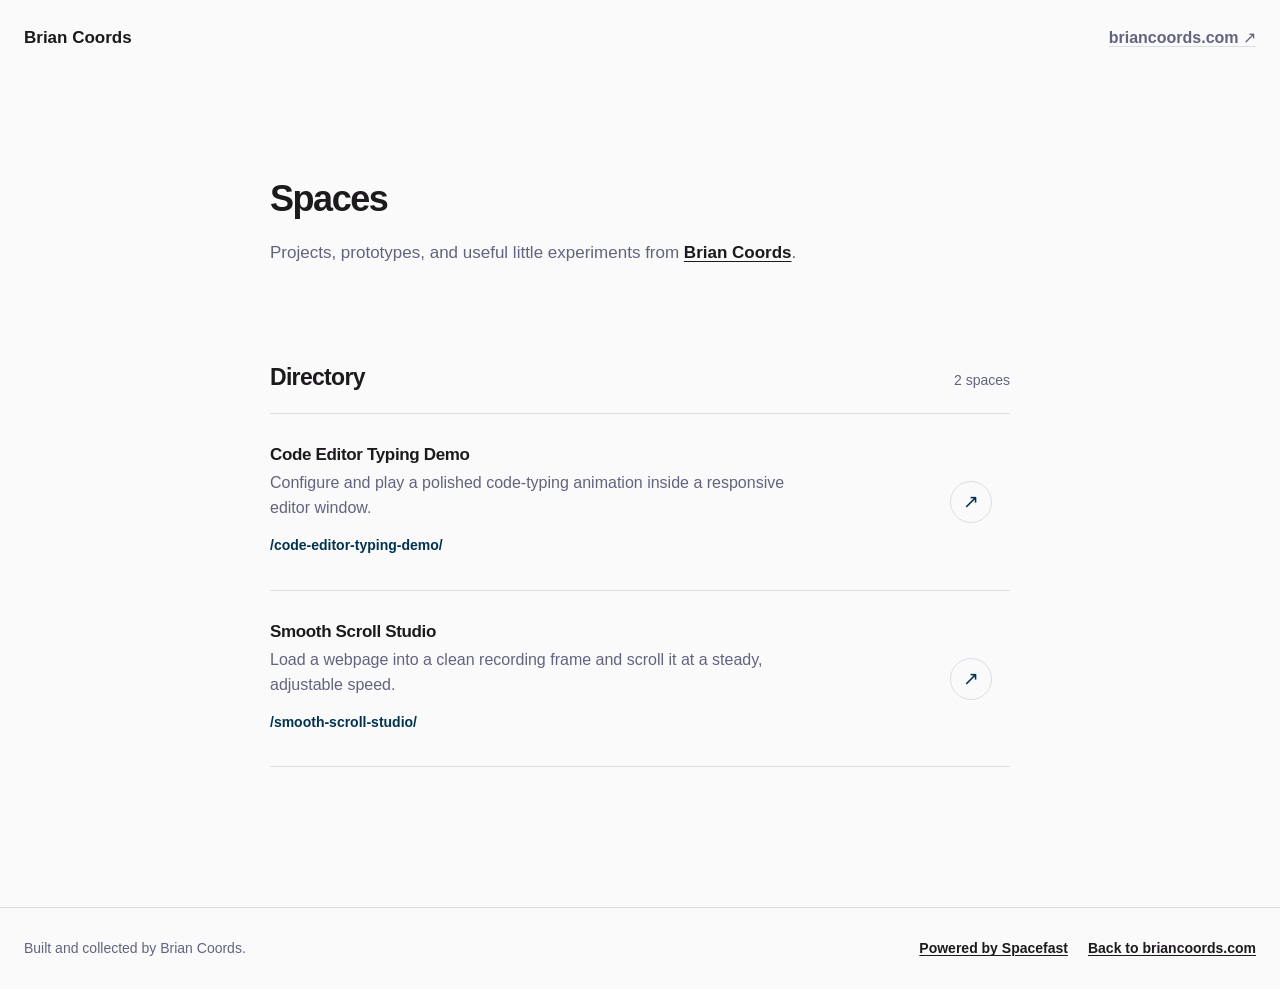
<file: index.html>
<!doctype html>
<html lang="en">
<head>
  <meta charset="utf-8">
  <meta name="viewport" content="width=device-width, initial-scale=1">
  <meta name="description" content="Small projects, demos, and experiments by Brian Coords.">
  <title>Spaces — Brian Coords</title>
  <style>
    :root {
      color-scheme: light;
      --base: #fafafa;
      --main: #1C1A1C;
      --primary: #003353;
      --secondary: #636381;
      --tertiary: #f2f2f0;
      --border: #dadee3;
      --accent: #e4e1fe;
      --content: 740px;
      --wide: 1260px;
      --font-sans: -apple-system, BlinkMacSystemFont, "Segoe UI", Roboto, Oxygen-Sans, Ubuntu, Cantarell, "Helvetica Neue", sans-serif;
      --font-size-x-small: clamp(.8125rem, .813rem + ((1vw - .2rem) * .106), .875rem);
      --font-size-small: clamp(.90625rem, .906rem + ((1vw - .2rem) * .16), 1rem);
      --font-size-base: clamp(1rem, 1rem + ((1vw - .2rem) * .107), 1.0625rem);
      --font-size-medium: clamp(1.3125rem, 1.313rem + ((1vw - .2rem) * .213), 1.4375rem);
      --font-size-large: clamp(1.75rem, 1.75rem + ((1vw - .2rem) * .851), 2.25rem);
    }

    * {
      box-sizing: border-box;
    }

    html {
      background: var(--base);
    }

    body {
      min-width: 320px;
      min-height: 100vh;
      margin: 0;
      display: flex;
      flex-direction: column;
      background: var(--base);
      color: var(--main);
      font-family: var(--font-sans);
      font-size: var(--font-size-base);
      line-height: 1.7;
      text-rendering: optimizeLegibility;
      -webkit-font-smoothing: antialiased;
    }

    a {
      color: inherit;
      text-underline-offset: 0.16em;
      text-decoration-thickness: 1px;
    }

    a:focus-visible {
      outline: 3px solid var(--primary);
      outline-offset: 4px;
    }

    .skip-link {
      position: fixed;
      z-index: 10;
      top: 12px;
      left: 12px;
      padding: 8px 12px;
      background: var(--main);
      color: var(--base);
      transform: translateY(-160%);
    }

    .skip-link:focus {
      transform: translateY(0);
    }

    .site-header,
    .site-footer {
      width: min(calc(100% - 48px), var(--wide));
      margin-inline: auto;
    }

    .site-header {
      padding-block: 26px;
      display: flex;
      align-items: center;
      justify-content: space-between;
      gap: 24px;
      font-size: var(--font-size-small);
      line-height: 1.4;
    }

    .brand {
      font-size: var(--font-size-base);
      font-weight: 650;
      text-decoration: none;
    }

    .home-link {
      color: var(--secondary);
      font-weight: 550;
      text-decoration-color: var(--border);
      transition: color 160ms ease, text-decoration-color 160ms ease;
    }

    .home-link:hover {
      color: var(--primary);
      text-decoration-color: currentColor;
    }

    main {
      width: min(calc(100% - 48px), var(--content));
      margin-inline: auto;
      flex: 1;
    }

    .intro {
      padding-block: clamp(56px, 9vw, 104px) clamp(64px, 9vw, 96px);
    }

    h1,
    h2,
    h3,
    p {
      margin-top: 0;
    }

    h1 {
      max-width: 11ch;
      margin-bottom: 22px;
      font-size: var(--font-size-large);
      font-weight: 600;
      letter-spacing: -0.04em;
      line-height: 1.04;
    }

    .intro-copy {
      max-width: 34rem;
      margin-bottom: 0;
      color: var(--secondary);
      font-size: var(--font-size-base);
    }

    .intro-copy a {
      color: var(--main);
      font-weight: 600;
    }

    .directory {
      padding-bottom: clamp(80px, 12vw, 140px);
    }

    .directory-heading {
      margin-bottom: 20px;
      display: flex;
      align-items: baseline;
      justify-content: space-between;
      gap: 24px;
    }

    h2 {
      margin-bottom: 0;
      font-size: var(--font-size-medium);
      font-weight: 600;
      letter-spacing: -0.03em;
      line-height: 1.2;
    }

    .count {
      margin: 0;
      color: var(--secondary);
      font-size: var(--font-size-x-small);
    }

    .space-list {
      margin: 0;
      padding: 0;
      list-style: none;
      border-top: 1px solid var(--border);
    }

    .space-item {
      border-bottom: 1px solid var(--border);
    }

    .space-link {
      position: relative;
      display: grid;
      grid-template-columns: minmax(0, 1fr) auto;
      gap: 28px;
      align-items: center;
      padding: 30px 18px 30px 0;
      text-decoration: none;
      transition: background-color 160ms ease, padding 160ms ease;
    }

    .space-link:hover {
      padding-left: 18px;
      padding-right: 18px;
      background: var(--tertiary);
    }

    .space-link:focus-visible {
      outline-offset: 2px;
    }

    h3 {
      margin-bottom: 6px;
      font-size: var(--font-size-base);
      font-weight: 600;
      letter-spacing: -0.02em;
      line-height: 1.25;
    }

    .space-description {
      max-width: 34rem;
      margin-bottom: 10px;
      color: var(--secondary);
      font-size: var(--font-size-small);
      line-height: 1.55;
    }

    .space-path {
      color: var(--primary);
      font-size: var(--font-size-x-small);
      font-weight: 650;
    }

    .arrow {
      width: 42px;
      height: 42px;
      display: grid;
      place-items: center;
      border: 1px solid var(--border);
      border-radius: 999px;
      color: var(--primary);
      font-size: 1.2rem;
      line-height: 1;
      transition: background-color 160ms ease, border-color 160ms ease, transform 160ms ease;
    }

    .space-link:hover .arrow {
      border-color: var(--primary);
      background: var(--primary);
      color: var(--base);
      transform: translate(2px, -2px);
    }

    .site-footer-wrap {
      border-top: 1px solid var(--border);
    }

    .site-footer {
      padding-block: 30px;
      display: flex;
      align-items: center;
      justify-content: space-between;
      gap: 24px;
      color: var(--secondary);
      font-size: var(--font-size-x-small);
      line-height: 1.5;
    }

    .site-footer p {
      margin-bottom: 0;
    }

    .site-footer a {
      color: var(--main);
      font-weight: 600;
    }

    .footer-links {
      display: flex;
      flex-wrap: wrap;
      gap: 8px 20px;
      align-items: center;
    }

    @media (max-width: 560px) {
      .site-header,
      .site-footer,
      main {
        width: min(calc(100% - 32px), var(--content));
      }

      .intro {
        padding-block: 64px 72px;
      }

      .space-link {
        gap: 16px;
        padding-block: 24px;
      }

      .space-link:hover {
        padding-left: 12px;
        padding-right: 12px;
      }

      .site-footer {
        align-items: flex-start;
        flex-direction: column;
        gap: 8px;
      }
    }

    @media (prefers-reduced-motion: reduce) {
      *,
      *::before,
      *::after {
        scroll-behavior: auto !important;
        transition-duration: 0.01ms !important;
      }
    }
  </style>
</head>
<body>
  <a class="skip-link" href="#directory">Skip to directory</a>

  <header class="site-header">
    <a class="brand" href="https://www.briancoords.com/">Brian Coords</a>
    <a class="home-link" href="https://www.briancoords.com/">briancoords.com ↗</a>
  </header>

  <main>
    <section class="intro" aria-labelledby="page-title">
      <h1 id="page-title">Spaces</h1>
      <p class="intro-copy">Projects, prototypes, and useful little experiments from <a href="https://www.briancoords.com/">Brian Coords</a>.</p>
    </section>

    <section class="directory" id="directory" aria-labelledby="directory-title">
      <div class="directory-heading">
        <h2 id="directory-title">Directory</h2>
        <p class="count">2 spaces</p>
      </div>

      <ol class="space-list">
        <li class="space-item">
          <a class="space-link" href="./code-editor-typing-demo/">
            <div>
              <h3>Code Editor Typing Demo</h3>
              <p class="space-description">Configure and play a polished code-typing animation inside a responsive editor window.</p>
              <span class="space-path">/code-editor-typing-demo/</span>
            </div>
            <span class="arrow" aria-hidden="true">↗</span>
          </a>
        </li>
        <li class="space-item">
          <a class="space-link" href="./smooth-scroll-studio/">
            <div>
              <h3>Smooth Scroll Studio</h3>
              <p class="space-description">Load a webpage into a clean recording frame and scroll it at a steady, adjustable speed.</p>
              <span class="space-path">/smooth-scroll-studio/</span>
            </div>
            <span class="arrow" aria-hidden="true">↗</span>
          </a>
        </li>
      </ol>
    </section>
  </main>

  <div class="site-footer-wrap">
    <footer class="site-footer">
      <p>Built and collected by Brian Coords.</p>
      <nav class="footer-links" aria-label="Footer">
        <a href="https://spacefast.com/">Powered by Spacefast</a>
        <a href="https://www.briancoords.com/">Back to briancoords.com</a>
      </nav>
    </footer>
  </div>
</body>
</html>
</file>
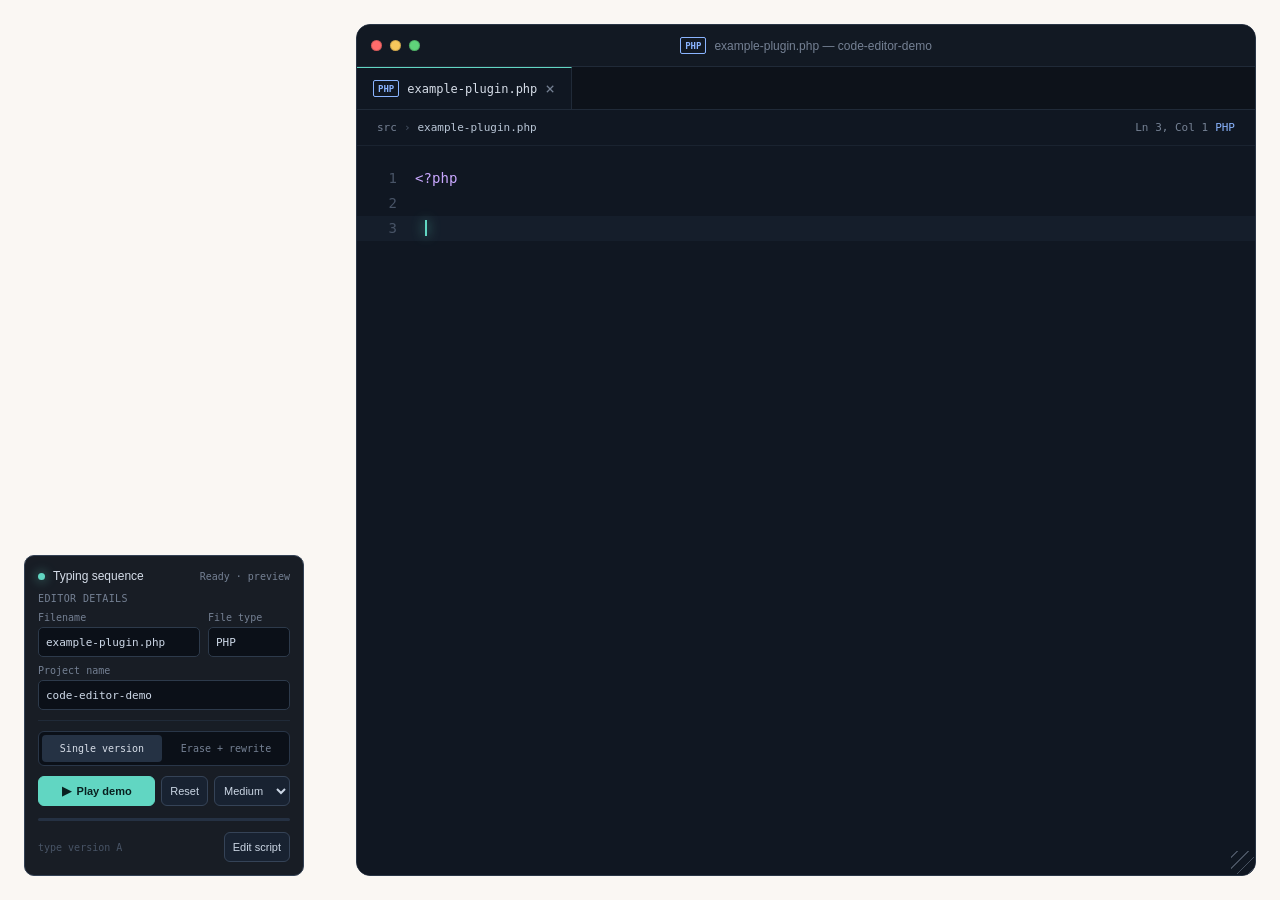
<file: code-editor-typing-demo/index.html>
<!doctype html>
<html lang="en">
<head>
  <meta charset="utf-8">
  <meta name="viewport" content="width=device-width, initial-scale=1">
  <title>Code Editor Typing Demo</title>
  <style>
    :root {
      color-scheme: dark;
      --canvas: #FAF7F3;
      --window: #0f141d;
      --titlebar: #121923;
      --sidebar: #0d121a;
      --activity: #0a0f16;
      --editor: #101722;
      --editor-raised: #151d29;
      --line: #202a38;
      --line-soft: #18212d;
      --text: #d7dee9;
      --muted: #758194;
      --faint: #485466;
      --teal: #61d6c2;
      --teal-soft: rgba(97, 214, 194, .12);
      --blue: #8ab4ff;
      --purple: #c9a8ff;
      --orange: #f5b97c;
      --green: #a6d189;
      --pink: #e7a6c7;
      --shadow: rgba(0, 0, 0, .42);
      --mono: "SFMono-Regular", "Cascadia Code", "Roboto Mono", Menlo, Consolas, monospace;
      --ui: -apple-system, BlinkMacSystemFont, "Segoe UI", sans-serif;
    }

    * { box-sizing: border-box; }

    html, body { min-height: 100%; }

    body {
      margin: 0;
      min-width: 320px;
      background: var(--canvas);
      color: var(--text);
      font-family: var(--ui);
      overflow: auto;
    }

    button, select, textarea { font: inherit; }

    button { color: inherit; }

    button:focus-visible, select:focus-visible, textarea:focus-visible {
      outline: 2px solid var(--teal);
      outline-offset: 2px;
    }

    .stage {
      min-height: 100vh;
      padding: 24px;
      display: grid;
      place-items: center;
    }

    .demo-layout {
      position: relative;
      width: min(1600px, 100%);
      height: min(880px, calc(100vh - 48px));
      min-height: 640px;
      display: grid;
      grid-template-columns: 280px minmax(0, 1fr);
      gap: 52px;
      align-items: stretch;
    }

    .app-window {
      position: relative;
      width: 100%;
      height: 100%;
      min-height: 0;
      grid-column: 2;
      grid-row: 1;
      display: flex;
      flex-direction: column;
      overflow: hidden;
      background: var(--window);
      border: 1px solid #293545;
      border-radius: 14px;
      box-shadow: none;
    }

    .titlebar {
      height: 42px;
      flex: 0 0 auto;
      display: grid;
      grid-template-columns: 1fr auto 1fr;
      align-items: center;
      gap: 16px;
      padding: 0 14px;
      background: var(--titlebar);
      border-bottom: 1px solid var(--line);
      color: var(--muted);
      font-size: 12px;
    }

    .window-controls { display: flex; gap: 8px; align-items: center; }

    .window-dot {
      width: 11px;
      height: 11px;
      border-radius: 50%;
      box-shadow: inset 0 0 0 1px rgba(0, 0, 0, .18);
    }

    .window-dot.red { background: #ff6b6b; }
    .window-dot.yellow { background: #f7c75b; }
    .window-dot.green { background: #5fd27a; }

    .window-title {
      display: flex;
      align-items: center;
      gap: 8px;
      white-space: nowrap;
    }

    .file-glyph {
      width: auto;
      min-width: 25px;
      max-width: 72px;
      height: 17px;
      display: inline-grid;
      place-items: center;
      overflow: hidden;
      padding: 0 4px;
      color: var(--blue);
      font-family: var(--mono);
      font-size: 9px;
      font-weight: 700;
      border: 1px solid currentColor;
      border-radius: 2px;
      text-overflow: ellipsis;
      white-space: nowrap;
    }

    .workspace {
      position: relative;
      min-height: 0;
      flex: 1 1 auto;
      display: grid;
      grid-template-columns: minmax(0, 1fr);
    }

    .editor-pane {
      min-width: 0;
      min-height: 0;
      position: relative;
      display: flex;
      flex-direction: column;
      background: var(--editor);
    }

    .editor-tabs {
      height: 43px;
      flex: 0 0 auto;
      display: flex;
      align-items: stretch;
      background: var(--sidebar);
      border-bottom: 1px solid var(--line);
    }

    .editor-tab {
      min-width: 170px;
      display: flex;
      align-items: center;
      gap: 8px;
      padding: 0 16px;
      color: var(--text);
      font-family: var(--mono);
      font-size: 12px;
      border-right: 1px solid var(--line);
      border-top: 1px solid var(--teal);
      background: var(--editor);
    }

    .editor-tab .close { margin-left: auto; color: var(--muted); font-size: 16px; }

    .editor-toolbar {
      height: 36px;
      flex: 0 0 auto;
      display: flex;
      align-items: center;
      gap: 7px;
      padding: 0 20px;
      color: var(--muted);
      font-family: var(--mono);
      font-size: 11px;
      border-bottom: 1px solid rgba(32, 42, 56, .65);
    }

    .crumb-separator { color: var(--faint); }
    .crumb-current { color: #bac7d7; }
    .toolbar-spacer { flex: 1; }
    .language-pill { color: var(--blue); }

    .code-scroll {
      min-height: 0;
      flex: 1 1 auto;
      overflow: auto;
      scrollbar-color: #354154 transparent;
      scrollbar-width: thin;
    }

    .code-lines {
      min-height: 100%;
      min-width: max-content;
      padding: 20px 0 180px;
      font-family: var(--mono);
      font-size: 14px;
      line-height: 1.78;
      letter-spacing: .005em;
    }

    .code-row {
      min-height: 25px;
      display: flex;
      align-items: baseline;
    }

    .code-row.current {
      background: rgba(37, 52, 70, .25);
    }

    .line-number {
      width: 58px;
      flex: 0 0 58px;
      padding-right: 18px;
      color: #485467;
      text-align: right;
      user-select: none;
    }

    .code-text {
      display: inline-block;
      min-width: 3px;
      padding-right: 28px;
      white-space: pre;
      color: #dce5f2;
    }

    .tok-keyword { color: var(--purple); }
    .tok-function { color: var(--blue); }
    .tok-string { color: var(--green); }
    .tok-number { color: var(--orange); }
    .tok-variable { color: var(--orange); }
    .tok-operator { color: #aab7c8; }
    .tok-namespace { color: var(--purple); }
    .tok-class { color: var(--pink); }
    .tok-comment { color: #68798b; font-style: italic; }
    .tok-property { color: var(--teal); }
    .tok-constant { color: var(--pink); }

    .cursor {
      display: inline-block;
      width: 2px;
      height: 1.18em;
      margin-left: 1px;
      vertical-align: -.22em;
      background: var(--teal);
      box-shadow: 0 0 12px rgba(97, 214, 194, .9);
      animation: blink 1.05s steps(1, end) infinite;
    }

    @keyframes blink { 50% { opacity: 0; } }

    .control-tray {
      position: relative;
      right: auto;
      bottom: auto;
      grid-column: 1;
      grid-row: 1;
      align-self: end;
      z-index: 4;
      width: auto;
      margin: 0;
      padding: 13px;
      background: rgba(15, 20, 29, .96);
      border: 1px solid #334154;
      border-radius: 10px;
      box-shadow: none;
      backdrop-filter: blur(14px);
    }

    .control-topline {
      display: flex;
      align-items: center;
      justify-content: space-between;
      gap: 12px;
      margin-bottom: 10px;
    }

    .control-title {
      display: flex;
      align-items: center;
      gap: 8px;
      color: #d6deea;
      font-size: 12px;
      font-weight: 500;
    }

    .control-title::before {
      content: "";
      width: 7px;
      height: 7px;
      border-radius: 50%;
      background: var(--teal);
      box-shadow: 0 0 11px rgba(97, 214, 194, .66);
    }

    .phase-label { color: var(--muted); font-family: var(--mono); font-size: 10px; }

    .metadata-editor {
      margin-bottom: 10px;
      padding-bottom: 10px;
      border-bottom: 1px solid var(--line);
    }

    .metadata-title {
      margin-bottom: 8px;
      color: var(--muted);
      font-family: var(--mono);
      font-size: 10px;
      letter-spacing: .04em;
      text-transform: uppercase;
    }

    .metadata-grid {
      display: grid;
      grid-template-columns: minmax(0, 1fr) 82px;
      gap: 8px;
    }

    .metadata-field {
      display: block;
      min-width: 0;
    }

    .metadata-field.project-field { grid-column: 1 / -1; }

    .metadata-field span {
      display: block;
      margin-bottom: 4px;
      color: var(--muted);
      font-family: var(--mono);
      font-size: 10px;
    }

    .metadata-input {
      width: 100%;
      height: 30px;
      min-width: 0;
      padding: 0 7px;
      color: #ced9e8;
      background: #0b1018;
      border: 1px solid #2d3a4b;
      border-radius: 5px;
      font-family: var(--mono);
      font-size: 11px;
    }

    .mode-switch {
      display: grid;
      grid-template-columns: 1fr 1fr;
      gap: 4px;
      margin-bottom: 10px;
      padding: 3px;
      background: #0b1018;
      border: 1px solid #293648;
      border-radius: 6px;
    }

    .mode-button {
      min-height: 27px;
      padding: 0 6px;
      border: 0;
      border-radius: 4px;
      background: transparent;
      color: var(--muted);
      cursor: pointer;
      font-family: var(--mono);
      font-size: 10px;
    }

    .mode-button[aria-pressed="true"] {
      background: #253244;
      color: var(--text);
    }

    .mode-button:hover { color: var(--text); }

    .control-row {
      display: grid;
      grid-template-columns: minmax(0, 1fr) auto auto;
      align-items: center;
      gap: 6px;
    }

    .control-button, .small-button {
      min-height: 30px;
      display: inline-flex;
      align-items: center;
      justify-content: center;
      gap: 6px;
      min-width: 0;
      padding: 0 8px;
      border: 1px solid #354357;
      border-radius: 6px;
      background: #182231;
      color: #cbd6e4;
      cursor: pointer;
      font-size: 11px;
      transition: background .16s ease, border-color .16s ease, color .16s ease;
    }

    .control-button:hover, .small-button:hover { background: #223044; border-color: #51637b; color: #fff; }

    .control-button.primary {
      flex: 1;
      background: var(--teal);
      border-color: var(--teal);
      color: #08201f;
      font-weight: 600;
    }

    .control-button.primary:hover { background: #7ce5d1; border-color: #7ce5d1; }

    .control-button .play-icon { font-size: 12px; line-height: 1; }

    .speed-select {
      width: 76px;
      min-width: 0;
      height: 30px;
      padding: 0 5px;
      border: 1px solid #354357;
      border-radius: 6px;
      background: #182231;
      color: #cbd6e4;
      font-size: 11px;
    }

    .progress-track {
      height: 3px;
      margin: 12px 0 11px;
      overflow: hidden;
      border-radius: 3px;
      background: #253143;
    }

    .progress-fill {
      width: 0%;
      height: 100%;
      border-radius: inherit;
      background: var(--teal);
      box-shadow: 0 0 10px rgba(97, 214, 194, .58);
      transition: width .12s linear;
    }

    .control-bottomline {
      display: flex;
      align-items: center;
      justify-content: space-between;
      gap: 10px;
    }

    .keyboard-hint { color: var(--faint); font-family: var(--mono); font-size: 10px; }

    .script-editor {
      display: none;
      margin-top: 12px;
      padding-top: 12px;
      border-top: 1px solid var(--line);
    }

    .script-editor.open { display: block; }

    .script-grid { display: grid; grid-template-columns: 1fr; gap: 9px; }

    .script-field label {
      display: block;
      margin-bottom: 5px;
      color: var(--muted);
      font-family: var(--mono);
      font-size: 10px;
    }

    .script-field textarea {
      width: 100%;
      min-height: 122px;
      resize: vertical;
      padding: 8px;
      color: #ced9e8;
      background: #0b1018;
      border: 1px solid #2d3a4b;
      border-radius: 5px;
      font-family: var(--mono);
      font-size: 11px;
      line-height: 1.45;
    }

    .script-actions { display: flex; justify-content: flex-end; gap: 8px; margin-top: 9px; }

    .show-controls {
      position: absolute;
      left: 0;
      bottom: 20px;
      z-index: 4;
      display: none;
    }

    .controls-hidden .control-tray { display: none; }
    .controls-hidden .show-controls { display: inline-flex; }

    .resize-handle {
      position: absolute;
      right: 1px;
      bottom: 1px;
      z-index: 5;
      width: 23px;
      height: 23px;
      padding: 0;
      border: 0;
      background: repeating-linear-gradient(135deg, transparent 0 4px, rgba(117, 129, 148, .75) 4px 5px, transparent 5px 8px);
      cursor: nwse-resize;
      opacity: .72;
    }

    .resize-handle:hover { opacity: 1; }

    @media (max-width: 760px) {
      .stage { padding: 0; }
      .demo-layout { width: 100%; height: auto; min-height: 100vh; grid-template-columns: minmax(0, 1fr); grid-template-rows: minmax(380px, 1fr) auto; gap: 12px; }
      .app-window { min-height: 0; height: auto; grid-column: 1; grid-row: 1; border: 0; border-radius: 0; }
      .titlebar { grid-template-columns: auto 1fr auto; }
      .window-title { justify-self: center; }
      .editor-tab { min-width: 145px; }
      .line-number { width: 48px; flex-basis: 48px; padding-right: 13px; }
      .code-lines { font-size: 12px; }
      .control-tray { grid-column: 1; grid-row: 2; align-self: stretch; margin: 0 11px 13px; width: auto; }
      .show-controls { left: 11px; bottom: 13px; }
    }

    @media (max-width: 500px) {
      .titlebar { grid-template-columns: auto 1fr; }
      .window-title { justify-self: end; }
      .script-grid { grid-template-columns: 1fr; }
    }

    @media (prefers-reduced-motion: reduce) {
      *, *::before, *::after { animation-duration: .01ms !important; transition-duration: .01ms !important; }
    }
  </style>
</head>
<body>
  <main class="stage">
    <div class="demo-layout" id="demoLayout">
      <section class="control-tray" aria-label="Animation controls">
        <div class="control-topline">
          <div class="control-title">Typing sequence</div>
          <div class="phase-label" id="phaseLabel">Ready · preview</div>
        </div>
        <div class="metadata-editor" aria-label="Editor details">
          <div class="metadata-title">Editor details</div>
          <div class="metadata-grid">
            <label class="metadata-field">
              <span>Filename</span>
              <input class="metadata-input" id="fileNameInput" type="text" value="example-plugin.php" autocomplete="off">
            </label>
            <label class="metadata-field">
              <span>File type</span>
              <input class="metadata-input" id="fileTypeInput" type="text" value="PHP" autocomplete="off">
            </label>
            <label class="metadata-field project-field">
              <span>Project name</span>
              <input class="metadata-input" id="projectNameInput" type="text" value="code-editor-demo" autocomplete="off">
            </label>
          </div>
        </div>
        <div class="mode-switch" role="group" aria-label="Animation mode">
          <button class="mode-button" id="singleModeButton" type="button" aria-pressed="true">Single version</button>
          <button class="mode-button" id="rewriteModeButton" type="button" aria-pressed="false">Erase + rewrite</button>
        </div>
        <div class="control-row">
          <button class="control-button primary" id="playButton" type="button"><span class="play-icon" id="playIcon">▶</span><span id="playLabel">Play demo</span></button>
          <button class="control-button" id="resetButton" type="button">Reset</button>
          <select class="speed-select" id="speedSelect" aria-label="Typing speed">
            <option value="72">Slow</option>
            <option value="38" selected>Medium</option>
            <option value="18">Fast</option>
          </select>
        </div>
        <div class="progress-track" aria-hidden="true"><div class="progress-fill" id="progressFill"></div></div>
        <div class="control-bottomline">
          <span class="keyboard-hint" id="sequenceHint">version A → erase → version B</span>
          <button class="small-button" id="editButton" type="button">Edit script</button>
        </div>
        <div class="script-editor" id="scriptEditor">
          <div class="script-grid">
            <div class="script-field" id="versionBField">
              <label for="versionA">Version A · type first</label>
              <textarea id="versionA" spellcheck="false"></textarea>
            </div>
            <div class="script-field">
              <label for="versionB">Version B · rewrite</label>
              <textarea id="versionB" spellcheck="false"></textarea>
            </div>
          </div>
          <div class="script-actions"><button class="small-button" id="cancelScriptButton" type="button">Cancel</button><button class="small-button" id="saveScriptButton" type="button">Apply script</button></div>
        </div>
      </section>

    <section class="app-window" aria-label="Code editor typing demo">
      <header class="titlebar">
        <div class="window-controls" aria-hidden="true">
          <span class="window-dot red"></span>
          <span class="window-dot yellow"></span>
          <span class="window-dot green"></span>
        </div>
        <div class="window-title">
          <span class="file-glyph" id="titleFileType">PHP</span>
          <span><span id="headerFileName">example-plugin.php</span> — <span id="headerProjectName">code-editor-demo</span></span>
        </div>
      </header>

      <div class="workspace" id="workspace">
        <section class="editor-pane" aria-label="Editor">
          <div class="editor-tabs">
            <div class="editor-tab"><span class="file-glyph" id="tabFileType">PHP</span><span id="tabFileName">example-plugin.php</span><span class="close">×</span></div>
          </div>
          <div class="editor-toolbar">
            <span>src</span><span class="crumb-separator">›</span><span class="crumb-current" id="crumbCurrent">example-plugin.php</span>
            <span class="toolbar-spacer"></span><span>Ln <span id="linePosition">1</span>, Col <span id="columnPosition">1</span></span><span class="language-pill" id="languagePill">PHP</span>
          </div>
          <div class="code-scroll" id="codeScroll">
            <div class="code-lines" id="codeLines" role="textbox" aria-label="Animated code preview" aria-live="off"></div>
          </div>
          <button class="resize-handle" id="resizeHandle" type="button" aria-label="Resize editor window"></button>
        </section>

      </div>

    </section>
      <button class="small-button show-controls" id="showControlsButton" type="button">Show controls</button>
    </div>
  </main>

  <script>
    (() => {
      const phpOpenTag = '<' + '?php';
      const isPhpFile = true;
      const defaults = {
        a: `${phpOpenTag}

if ( 'completed' === $order->get_status() ) {`,
        b: `${phpOpenTag}

use Automattic\\WooCommerce\\Enums\\OrderStatus;

if ( OrderStatus::COMPLETED === $order->get_status() ) {

}`
      };

      const codeLines = document.getElementById('codeLines');
      const playButton = document.getElementById('playButton');
      const playIcon = document.getElementById('playIcon');
      const playLabel = document.getElementById('playLabel');
      const singleModeButton = document.getElementById('singleModeButton');
      const rewriteModeButton = document.getElementById('rewriteModeButton');
      const resetButton = document.getElementById('resetButton');
      const editButton = document.getElementById('editButton');
      const cancelScriptButton = document.getElementById('cancelScriptButton');
      const saveScriptButton = document.getElementById('saveScriptButton');
      const showControlsButton = document.getElementById('showControlsButton');
      const scriptEditor = document.getElementById('scriptEditor');
      const versionAInput = document.getElementById('versionA');
      const versionBInput = document.getElementById('versionB');
      const versionBField = document.getElementById('versionBField');
      const speedSelect = document.getElementById('speedSelect');
      const fileNameInput = document.getElementById('fileNameInput');
      const fileTypeInput = document.getElementById('fileTypeInput');
      const projectNameInput = document.getElementById('projectNameInput');
      const titleFileType = document.getElementById('titleFileType');
      const headerFileName = document.getElementById('headerFileName');
      const headerProjectName = document.getElementById('headerProjectName');
      const tabFileType = document.getElementById('tabFileType');
      const tabFileName = document.getElementById('tabFileName');
      const crumbCurrent = document.getElementById('crumbCurrent');
      const languagePill = document.getElementById('languagePill');
      const phaseLabel = document.getElementById('phaseLabel');
      const sequenceHint = document.getElementById('sequenceHint');
      const progressFill = document.getElementById('progressFill');
      const linePosition = document.getElementById('linePosition');
      const columnPosition = document.getElementById('columnPosition');
      const demoLayout = document.getElementById('demoLayout');
      const resizeHandle = document.getElementById('resizeHandle');

      let sourceA = defaults.a;
      let sourceB = defaults.b;
      let preservedPrefix = '';
      let animatedA = sourceA;
      let animatedB = sourceB;
      let mode = 'single';
      let currentCode = sourceA;
      let phase = 'idle';
      let index = sourceA.length;
      let paused = false;
      let timerId = null;
      let pendingAction = null;
      let pendingDelay = 0;
      let pendingStartedAt = 0;
      const preTypingDelay = 3000;

      const keywords = new Set(['php', 'const', 'let', 'var', 'await', 'if', 'else', 'return', 'function', 'new', 'async', 'for', 'of', 'import', 'from', 'use', 'namespace', 'as', 'true', 'false', 'null', 'echo', 'public', 'private', 'protected', 'class', 'extends', 'implements', 'final', 'abstract', 'trait', 'interface', 'readonly']);
      const functionNames = new Set(['empty', 'isset', 'count', 'array_map', 'array_filter', 'sanitize_text_field', 'add_action', 'add_filter']);
      const constants = new Set(['console', 'Math', 'JSON']);
      const properties = new Set(['items', 'length']);

      function escapeHtml(value) {
        return value.replace(/&/g, '&amp;').replace(/</g, '&lt;').replace(/>/g, '&gt;').replace(/"/g, '&quot;');
      }

      function token(className, value) {
        return `<span class="${className}">${escapeHtml(value)}</span>`;
      }

      function updateEditorMetadata() {
        const fileName = fileNameInput.value.trim() || 'untitled.php';
        const fileType = fileTypeInput.value.trim() || 'TEXT';
        const projectName = projectNameInput.value.trim() || 'untitled-project';

        titleFileType.textContent = fileType;
        headerFileName.textContent = fileName;
        headerProjectName.textContent = projectName;
        tabFileType.textContent = fileType;
        tabFileName.textContent = fileName;
        crumbCurrent.textContent = fileName;
        languagePill.textContent = fileType;
      }

      function highlightLine(line) {
        let html = '';
        let cursor = 0;
        while (cursor < line.length) {
          const rest = line.slice(cursor);
          if (rest.startsWith(phpOpenTag)) {
            html += token('tok-keyword', rest.slice(0, phpOpenTag.length));
            cursor += phpOpenTag.length;
            continue;
          }
          if (rest.startsWith('?>')) {
            html += token('tok-keyword', rest.slice(0, 2));
            cursor += 2;
            continue;
          }
          if (rest.startsWith('//') || rest.startsWith('/*') || line[cursor] === '#') {
            html += token('tok-comment', rest);
            break;
          }
          const char = line[cursor];
          if (char === '$') {
            const variableMatch = rest.match(/^\$[A-Za-z_][\w]*/);
            if (variableMatch) {
              html += token('tok-variable', variableMatch[0]);
              cursor += variableMatch[0].length;
              continue;
            }
          }
          if (rest.startsWith('->') || rest.startsWith('=>') || rest.startsWith('::') || rest.startsWith('===') || rest.startsWith('!==')) {
            const operator = rest.match(/^(?:->|=>|::|===|!==)/)[0];
            html += token('tok-operator', operator);
            cursor += operator.length;
            continue;
          }
          if (char === '"' || char === "'" || char === '`') {
            let end = cursor + 1;
            while (end < line.length) {
              if (line[end] === '\\') { end += 2; continue; }
              if (line[end] === char) { end += 1; break; }
              end += 1;
            }
            html += token('tok-string', line.slice(cursor, end));
            cursor = end;
            continue;
          }
          const namespaceMatch = rest.match(/^[A-Za-z_][\w]*(?:\\[A-Za-z_][\w]*)+/);
          if (namespaceMatch) {
            html += token('tok-namespace', namespaceMatch[0]);
            cursor += namespaceMatch[0].length;
            continue;
          }
          const wordMatch = rest.match(/^[A-Za-z_$][\w$]*/);
          if (wordMatch) {
            const word = wordMatch[0];
            let className = '';
            if (functionNames.has(word) || (!keywords.has(word) && /^\s*\(/.test(line.slice(cursor + word.length)))) className = 'tok-function';
            else if (/^\s*::/.test(line.slice(cursor + word.length))) className = 'tok-class';
            else if (/^[A-Z][A-Z0-9_]*$/.test(word)) className = 'tok-constant';
            else if (keywords.has(word)) className = 'tok-keyword';
            else if (constants.has(word)) className = 'tok-constant';
            else if (properties.has(word)) className = 'tok-property';
            html += className ? token(className, word) : escapeHtml(word);
            cursor += word.length;
            continue;
          }
          const numberMatch = rest.match(/^\d+(?:\.\d+)?/);
          if (numberMatch) {
            html += token('tok-number', numberMatch[0]);
            cursor += numberMatch[0].length;
            continue;
          }
          html += escapeHtml(char);
          cursor += 1;
        }
        return html || '&nbsp;';
      }

      function renderCode(code, showCursor = true) {
        const lines = code.split('\n');
        const lastLine = lines.length - 1;
        codeLines.innerHTML = lines.map((line, lineIndex) => {
          const cursor = showCursor && lineIndex === lastLine ? '<span class="cursor" aria-hidden="true"></span>' : '';
          const currentClass = lineIndex === lastLine ? ' current' : '';
          return `<div class="code-row${currentClass}"><span class="line-number">${String(lineIndex + 1).padStart(2, ' ')}</span><span class="code-text">${highlightLine(line)}${cursor}</span></div>`;
        }).join('');
        const currentLine = lines[lastLine] || '';
        linePosition.textContent = String(lines.length);
        columnPosition.textContent = String(currentLine.length + 1);
      }

      function syncAnimatedSources() {
        const prefixMatch = isPhpFile ? sourceA.match(/^<\?php(?:\r?\n){2}/) : null;
        preservedPrefix = prefixMatch && sourceB.startsWith(prefixMatch[0]) ? prefixMatch[0] : '';
        animatedA = sourceA.slice(preservedPrefix.length);
        animatedB = sourceB.slice(preservedPrefix.length);
      }

      function updateProgress() {
        const total = mode === 'rewrite' ? animatedA.length * 2 + animatedB.length : animatedA.length;
        let completed = 0;
        if (phase === 'typingA') completed = index;
        if (phase === 'holdingA') completed = animatedA.length;
        if (phase === 'erasingA') completed = animatedA.length + (animatedA.length - index);
        if (phase === 'holdingEmpty') completed = animatedA.length * 2;
        if (phase === 'typingB') completed = animatedA.length * 2 + index;
        if (phase === 'done') completed = total;
        progressFill.style.width = `${total ? Math.min(100, Math.max(0, completed / total * 100)) : 0}%`;
      }

      function setLabels() {
        const labels = {
          idle: 'Ready · preview',
          preparing: 'Ready · blank editor',
          typingA: 'Typing · version A',
          holdingA: 'Pause · first pass',
          erasingA: 'Erasing · version A',
          holdingEmpty: 'Pause · blank line',
          typingB: 'Rewriting · version B',
          done: 'Done · version B'
        };
        phaseLabel.textContent = labels[phase];
        if (mode === 'single' && phase === 'done') phaseLabel.textContent = 'Done · single version';
        sequenceHint.textContent = mode === 'single' ? 'type version A' : 'version A → erase → version B';
        const isRunning = ['preparing', 'typingA', 'holdingA', 'erasingA', 'holdingEmpty', 'typingB'].includes(phase) && !paused;
        playIcon.textContent = isRunning ? 'Ⅱ' : '▶';
        playLabel.textContent = isRunning ? 'Pause' : paused ? 'Resume' : phase === 'done' ? 'Play again' : 'Play demo';
      }

      function updateModeControls() {
        const rewriteMode = mode === 'rewrite';
        singleModeButton.setAttribute('aria-pressed', String(!rewriteMode));
        rewriteModeButton.setAttribute('aria-pressed', String(rewriteMode));
        versionBField.hidden = !rewriteMode;
        sequenceHint.textContent = rewriteMode ? 'version A → erase → version B' : 'type version A';
      }

      function setMode(nextMode) {
        if (mode === nextMode) return;
        clearTimer();
        paused = false;
        mode = nextMode;
        updateModeControls();
        reset();
      }

      function render() {
        renderCode(currentCode, true);
        updateProgress();
        setLabels();
      }

      function clearTimer() {
        if (timerId !== null) {
          clearTimeout(timerId);
          timerId = null;
        }
      }

      function schedule(action, delay) {
        clearTimer();
        pendingAction = action;
        pendingDelay = delay;
        pendingStartedAt = performance.now();
        timerId = setTimeout(() => {
          timerId = null;
          pendingAction = null;
          pendingDelay = 0;
          action();
        }, delay);
      }

      function tick() {
        if (paused) return;
        if (phase === 'typingA') {
          if (index < animatedA.length) {
            index += 1;
            currentCode = preservedPrefix + animatedA.slice(0, index);
            render();
            schedule(tick, Number(speedSelect.value));
          } else {
            if (mode === 'single') {
              phase = 'done';
              currentCode = preservedPrefix + animatedA;
              render();
            } else {
              phase = 'holdingA';
              render();
              schedule(() => { phase = 'erasingA'; index = animatedA.length; tick(); }, 900);
            }
          }
          return;
        }
        if (phase === 'erasingA') {
          if (index > 0) {
            index -= 1;
            currentCode = preservedPrefix + animatedA.slice(0, index);
            render();
            schedule(tick, Math.max(12, Number(speedSelect.value) * .72));
          } else {
            phase = 'holdingEmpty';
            currentCode = preservedPrefix;
            render();
            schedule(() => { phase = 'typingB'; index = 0; tick(); }, 360);
          }
          return;
        }
        if (phase === 'typingB') {
          if (index < animatedB.length) {
            index += 1;
            currentCode = preservedPrefix + animatedB.slice(0, index);
            render();
            schedule(tick, Number(speedSelect.value));
          } else {
            phase = 'done';
            currentCode = preservedPrefix + animatedB;
            render();
          }
        }
      }

      function startOrPause() {
        const runningPhases = ['preparing', 'typingA', 'holdingA', 'erasingA', 'holdingEmpty', 'typingB'];
        if (!runningPhases.includes(phase) || (phase === 'done')) {
          clearTimer();
          paused = false;
          index = 0;
          currentCode = preservedPrefix;
          phase = 'preparing';
          render();
          schedule(() => { phase = 'typingA'; tick(); }, preTypingDelay);
          return;
        }
        if (paused) {
          paused = false;
          setLabels();
          if (pendingAction) schedule(pendingAction, Math.max(0, pendingDelay));
          else tick();
        } else {
          paused = true;
          if (timerId !== null) {
            pendingDelay = Math.max(0, pendingDelay - (performance.now() - pendingStartedAt));
            clearTimer();
          }
          setLabels();
        }
      }

      function reset() {
        clearTimer();
        pendingAction = null;
        pendingDelay = 0;
        paused = false;
        phase = 'idle';
        syncAnimatedSources();
        index = 0;
        currentCode = preservedPrefix;
        render();
      }

      function openScriptEditor() {
        versionAInput.value = sourceA;
        versionBInput.value = sourceB;
        scriptEditor.classList.add('open');
        editButton.textContent = 'Close editor';
        versionAInput.focus();
      }

      function closeScriptEditor() {
        scriptEditor.classList.remove('open');
        editButton.textContent = 'Edit script';
      }

      function saveScript() {
        sourceA = versionAInput.value;
        sourceB = versionBInput.value;
        closeScriptEditor();
        reset();
      }

      playButton.addEventListener('click', startOrPause);
      singleModeButton.addEventListener('click', () => setMode('single'));
      rewriteModeButton.addEventListener('click', () => setMode('rewrite'));
      resetButton.addEventListener('click', reset);
      editButton.addEventListener('click', () => scriptEditor.classList.contains('open') ? closeScriptEditor() : openScriptEditor());
      cancelScriptButton.addEventListener('click', closeScriptEditor);
      saveScriptButton.addEventListener('click', saveScript);
      showControlsButton.addEventListener('click', () => demoLayout.classList.remove('controls-hidden'));
      [fileNameInput, fileTypeInput, projectNameInput].forEach((input) => input.addEventListener('input', updateEditorMetadata));

      document.addEventListener('keydown', (event) => {
        if (event.target.closest('textarea, select')) return;
        if (event.code === 'Space') {
          event.preventDefault();
          startOrPause();
        }
        if (event.key.toLowerCase() === 'r') reset();
      });

      let resizeSession = null;

      function beginResize(event) {
        event.preventDefault();
        const rect = demoLayout.getBoundingClientRect();
        resizeSession = {
          pointerId: event.pointerId,
          startX: event.clientX,
          startY: event.clientY,
          startWidth: rect.width,
          startHeight: rect.height
        };
        resizeHandle.setPointerCapture(event.pointerId);
      }

      function resizeWindow(event) {
        if (!resizeSession) return;
        const compact = window.matchMedia('(max-width: 760px)').matches;
        const minWidth = compact ? 320 : 760;
        const minHeight = compact ? 480 : 640;
        const maxWidth = Math.max(minWidth, window.innerWidth - (compact ? 0 : 48));
        const maxHeight = Math.max(minHeight, window.innerHeight - (compact ? 0 : 48));
        const nextWidth = Math.min(maxWidth, Math.max(minWidth, resizeSession.startWidth + event.clientX - resizeSession.startX));
        const nextHeight = Math.min(maxHeight, Math.max(minHeight, resizeSession.startHeight + event.clientY - resizeSession.startY));
        demoLayout.style.width = `${nextWidth}px`;
        demoLayout.style.height = `${nextHeight}px`;
      }

      function endResize() {
        resizeSession = null;
      }

      resizeHandle.addEventListener('pointerdown', beginResize);
      document.addEventListener('pointermove', resizeWindow);
      document.addEventListener('pointerup', endResize);
      document.addEventListener('pointercancel', endResize);

      // Double-click the unobstructed editor to hide the tray for a clean recording.
      document.querySelector('.editor-pane').addEventListener('dblclick', () => demoLayout.classList.toggle('controls-hidden'));

      versionAInput.value = sourceA;
      versionBInput.value = sourceB;
      updateEditorMetadata();
      updateModeControls();
      reset();
    })();
  </script>
</body>
</html>
</file>
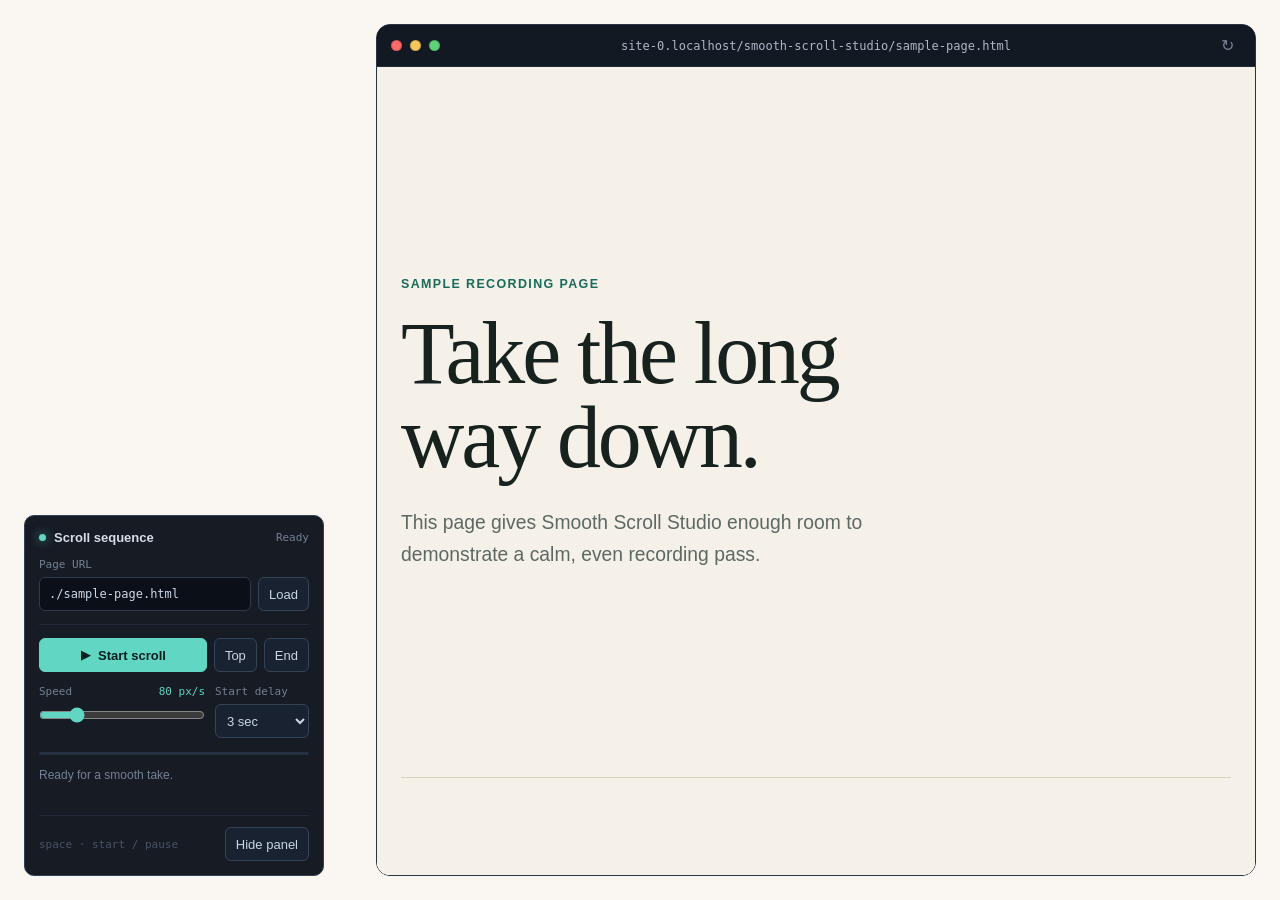
<file: smooth-scroll-studio/index.html>
<!doctype html>
<html lang="en">
<head>
  <meta charset="utf-8">
  <meta name="viewport" content="width=device-width, initial-scale=1">
  <meta name="description" content="Load a webpage into a clean recording frame and scroll it at a steady, adjustable speed.">
  <link rel="icon" type="image/svg+xml" href="data:image/svg+xml,%3Csvg xmlns='http://www.w3.org/2000/svg' viewBox='0 0 64 64'%3E%3Crect width='64' height='64' rx='14' fill='%230f141d'/%3E%3Cpath d='M32 13v34m0 0L20 35m12 12 12-12' fill='none' stroke='%2361d6c2' stroke-width='6' stroke-linecap='round' stroke-linejoin='round'/%3E%3C/svg%3E">
  <title>Smooth Scroll Studio</title>
  <style>
    :root {
      color-scheme: dark;
      --canvas: #faf7f3;
      --window: #0f141d;
      --titlebar: #121923;
      --panel: #0d121a;
      --viewport: #101722;
      --line: #202a38;
      --text: #d7dee9;
      --muted: #758194;
      --faint: #485466;
      --teal: #61d6c2;
      --teal-bright: #7ce5d1;
      --amber: #f5b97c;
      --mono: "SFMono-Regular", "Cascadia Code", "Roboto Mono", Menlo, Consolas, monospace;
      --ui: -apple-system, BlinkMacSystemFont, "Segoe UI", sans-serif;
    }

    * { box-sizing: border-box; }

    html, body { min-height: 100%; }

    body {
      margin: 0;
      min-width: 320px;
      overflow: auto;
      background: var(--canvas);
      color: var(--text);
      font-family: var(--ui);
    }

    button, input, select { font: inherit; }
    button { color: inherit; }

    button:focus-visible,
    input:focus-visible,
    select:focus-visible {
      outline: 2px solid var(--teal);
      outline-offset: 2px;
    }

    .stage {
      min-height: 100vh;
      display: grid;
      place-items: center;
      padding: 24px;
    }

    .studio-layout {
      position: relative;
      width: 100%;
      height: min(900px, calc(100vh - 48px));
      min-height: 650px;
      display: grid;
      grid-template-columns: 300px minmax(0, 1fr);
      gap: 52px;
      align-items: stretch;
    }

    .browser-window {
      position: relative;
      min-width: 0;
      min-height: 0;
      grid-column: 2;
      grid-row: 1;
      display: flex;
      flex-direction: column;
      overflow: hidden;
      background: var(--window);
      border: 1px solid #293545;
      border-radius: 14px;
    }

    .titlebar {
      min-height: 42px;
      flex: 0 0 auto;
      display: grid;
      grid-template-columns: 1fr minmax(0, 2fr) 1fr;
      align-items: center;
      gap: 16px;
      padding: 0 14px;
      background: var(--titlebar);
      border-bottom: 1px solid var(--line);
      color: var(--muted);
      font-size: 0.75rem;
    }

    .window-controls { display: flex; gap: 8px; align-items: center; }

    .window-dot {
      width: 11px;
      height: 11px;
      border-radius: 50%;
      box-shadow: inset 0 0 0 1px rgba(0, 0, 0, .18);
    }

    .window-dot.red { background: #ff6b6b; }
    .window-dot.yellow { background: #f7c75b; }
    .window-dot.green { background: #5fd27a; }

    .window-title {
      min-width: 0;
      overflow: hidden;
      color: #aeb8c7;
      font-family: var(--mono);
      text-align: center;
      text-overflow: ellipsis;
      white-space: nowrap;
    }

    .frame-actions {
      display: flex;
      justify-content: flex-end;
    }

    .icon-button {
      width: 28px;
      height: 28px;
      display: grid;
      place-items: center;
      padding: 0;
      border: 1px solid transparent;
      border-radius: 5px;
      background: transparent;
      color: var(--muted);
      cursor: pointer;
      font-size: 1rem;
    }

    .icon-button:hover { border-color: #354357; background: #182231; color: #fff; }

    .frame-viewport {
      position: relative;
      min-height: 0;
      flex: 1 1 auto;
      overflow: hidden;
      background: #fff;
    }

    .page-frame {
      display: block;
      width: 100%;
      height: 100%;
      border: 0;
      background: #fff;
      transform: translate3d(0, 0, 0);
      transform-origin: top left;
      will-change: transform;
    }

    .browser-window.mimic-mode .page-frame {
      position: absolute;
      top: 0;
      left: 0;
      height: 7500px;
    }

    .loading-cover {
      position: absolute;
      inset: 0;
      z-index: 2;
      display: none;
      place-items: center;
      background: var(--viewport);
      color: var(--muted);
      font-family: var(--mono);
      font-size: 0.8125rem;
    }

    .browser-window.is-loading .loading-cover { display: grid; }

    .control-tray {
      grid-column: 1;
      grid-row: 1;
      align-self: end;
      z-index: 4;
      padding: 14px;
      background: rgba(15, 20, 29, .97);
      border: 1px solid #334154;
      border-radius: 10px;
      backdrop-filter: blur(14px);
    }

    .control-topline {
      display: flex;
      align-items: center;
      justify-content: space-between;
      gap: 12px;
      margin-bottom: 13px;
    }

    .control-title {
      display: flex;
      align-items: center;
      gap: 8px;
      color: #d6deea;
      font-size: 0.8125rem;
      font-weight: 600;
    }

    .control-title::before {
      content: "";
      width: 7px;
      height: 7px;
      border-radius: 50%;
      background: var(--teal);
      box-shadow: 0 0 11px rgba(97, 214, 194, .66);
    }

    .phase-label {
      color: var(--muted);
      font-family: var(--mono);
      font-size: 0.6875rem;
      white-space: nowrap;
    }

    .field-label {
      display: block;
      margin-bottom: 6px;
      color: var(--muted);
      font-family: var(--mono);
      font-size: 0.6875rem;
    }

    .url-form {
      margin-bottom: 13px;
      padding-bottom: 13px;
      border-bottom: 1px solid var(--line);
    }

    .url-row {
      display: grid;
      grid-template-columns: minmax(0, 1fr) auto;
      gap: 7px;
    }

    .url-input {
      width: 100%;
      height: 34px;
      min-width: 0;
      padding: 0 9px;
      color: #ced9e8;
      background: #0b1018;
      border: 1px solid #2d3a4b;
      border-radius: 6px;
      font-family: var(--mono);
      font-size: 0.75rem;
    }

    .control-button,
    .small-button,
    .speed-select {
      min-height: 34px;
      border: 1px solid #354357;
      border-radius: 6px;
      background: #182231;
      color: #cbd6e4;
      cursor: pointer;
      font-size: 0.8125rem;
      transition: background .16s ease, border-color .16s ease, color .16s ease;
    }

    .control-button,
    .small-button {
      display: inline-flex;
      align-items: center;
      justify-content: center;
      gap: 7px;
      min-width: 0;
      padding: 0 10px;
    }

    .control-button:hover,
    .small-button:hover,
    .speed-select:hover { background: #223044; border-color: #51637b; color: #fff; }

    .control-button:disabled,
    .small-button:disabled {
      cursor: not-allowed;
      opacity: .45;
    }

    .control-button.primary {
      background: var(--teal);
      border-color: var(--teal);
      color: #08201f;
      font-weight: 700;
    }

    .control-button.primary:hover:not(:disabled) {
      background: var(--teal-bright);
      border-color: var(--teal-bright);
    }

    .play-icon { min-width: 11px; font-size: 0.75rem; line-height: 1; }

    .control-row {
      display: grid;
      grid-template-columns: minmax(0, 1fr) auto auto;
      gap: 7px;
    }

    .settings-grid {
      display: grid;
      grid-template-columns: minmax(0, 1fr) 94px;
      gap: 10px;
      margin-top: 13px;
    }

    .speed-field { min-width: 0; }

    .speed-line {
      display: flex;
      align-items: baseline;
      justify-content: space-between;
      gap: 8px;
      margin-bottom: 8px;
    }

    .speed-line .field-label { margin: 0; }

    .speed-value {
      color: var(--teal);
      font-family: var(--mono);
      font-size: 0.6875rem;
      white-space: nowrap;
    }

    .speed-range {
      width: 100%;
      height: 18px;
      margin: 0;
      accent-color: var(--teal);
      cursor: pointer;
    }

    .speed-select {
      width: 100%;
      height: 34px;
      padding: 0 7px;
    }

    .mimic-settings {
      display: none;
      margin-top: 13px;
      padding-top: 12px;
      border-top: 1px solid var(--line);
    }

    .mimic-settings.open { display: block; }

    .progress-track {
      height: 3px;
      margin: 14px 0 12px;
      overflow: hidden;
      border-radius: 3px;
      background: #253143;
    }

    .progress-fill {
      width: 0%;
      height: 100%;
      border-radius: inherit;
      background: var(--teal);
      box-shadow: 0 0 10px rgba(97, 214, 194, .58);
    }

    .compatibility {
      min-height: 36px;
      margin: 0 0 12px;
      color: var(--muted);
      font-size: 0.75rem;
      line-height: 1.45;
    }

    .compatibility.warning { color: var(--amber); }

    .control-bottomline {
      display: flex;
      align-items: center;
      justify-content: space-between;
      gap: 10px;
      padding-top: 11px;
      border-top: 1px solid var(--line);
    }

    .keyboard-hint {
      color: var(--faint);
      font-family: var(--mono);
      font-size: 0.6875rem;
    }

    .show-controls {
      position: absolute;
      left: 0;
      bottom: 20px;
      z-index: 4;
      display: none;
    }

    .controls-hidden .control-tray { display: none; }
    .controls-hidden .show-controls { display: inline-flex; }

    @media (max-width: 800px) {
      .stage { padding: 0; }

      .studio-layout {
        width: 100%;
        height: auto;
        min-height: 100vh;
        grid-template-columns: minmax(0, 1fr);
        grid-template-rows: minmax(62vh, 620px) auto;
        gap: 12px;
      }

      .browser-window {
        min-height: 0;
        grid-column: 1;
        grid-row: 1;
        border: 0;
        border-radius: 0;
      }

      .control-tray {
        grid-column: 1;
        grid-row: 2;
        align-self: stretch;
        width: auto;
        margin: 0 11px 13px;
      }

      .show-controls { left: 11px; bottom: 13px; }
    }

    @media (max-width: 520px) {
      .titlebar { grid-template-columns: auto minmax(0, 1fr) auto; }
      .settings-grid { grid-template-columns: minmax(0, 1fr) 88px; }
      .keyboard-hint { display: none; }
    }

    @media (prefers-reduced-motion: reduce) {
      *, *::before, *::after { transition-duration: .01ms !important; }
    }
  </style>
</head>
<body>
  <main class="stage">
    <div class="studio-layout" id="studioLayout">
      <section class="control-tray" aria-label="Smooth scroll controls">
        <div class="control-topline">
          <div class="control-title">Scroll sequence</div>
          <div class="phase-label" id="phaseLabel">Ready</div>
        </div>

        <form class="url-form" id="urlForm">
          <label class="field-label" for="urlInput">Page URL</label>
          <div class="url-row">
            <input class="url-input" id="urlInput" type="text" value="./sample-page.html" inputmode="url" autocomplete="url" spellcheck="false" aria-describedby="compatibilityMessage">
            <button class="small-button" type="submit">Load</button>
          </div>
        </form>

        <div class="control-row">
          <button class="control-button primary" id="playButton" type="button"><span class="play-icon" id="playIcon">▶</span><span id="playLabel">Start scroll</span></button>
          <button class="control-button" id="topButton" type="button">Top</button>
          <button class="control-button" id="endButton" type="button">End</button>
        </div>

        <div class="settings-grid">
          <div class="speed-field">
            <div class="speed-line">
              <label class="field-label" for="speedRange">Speed</label>
              <output class="speed-value" id="speedValue" for="speedRange">80 px/s</output>
            </div>
            <input class="speed-range" id="speedRange" type="range" min="20" max="320" step="10" value="80">
          </div>
          <label>
            <span class="field-label">Start delay</span>
            <select class="speed-select" id="delaySelect" aria-label="Start delay">
              <option value="0">None</option>
              <option value="3" selected>3 sec</option>
              <option value="5">5 sec</option>
              <option value="10">10 sec</option>
            </select>
          </label>
        </div>

        <div class="mimic-settings" id="mimicSettings">
          <div class="speed-line">
            <label class="field-label" for="pageHeightRange">Page height</label>
            <output class="speed-value" id="pageHeightValue" for="pageHeightRange">7,500 px</output>
          </div>
          <input class="speed-range" id="pageHeightRange" type="range" min="1500" max="30000" step="250" value="7500">
        </div>

        <div class="progress-track" aria-hidden="true"><div class="progress-fill" id="progressFill"></div></div>
        <p class="compatibility" id="compatibilityMessage" aria-live="polite">Loading the sample page…</p>

        <div class="control-bottomline">
          <span class="keyboard-hint">space · start / pause</span>
          <button class="small-button" id="hideButton" type="button">Hide panel</button>
        </div>
      </section>

      <section class="browser-window is-loading" id="browserWindow" aria-label="Webpage recording frame">
        <header class="titlebar">
          <div class="window-controls" aria-hidden="true">
            <span class="window-dot red"></span>
            <span class="window-dot yellow"></span>
            <span class="window-dot green"></span>
          </div>
          <div class="window-title" id="windowTitle">sample-page.html</div>
          <div class="frame-actions">
            <button class="icon-button" id="reloadButton" type="button" aria-label="Reload webpage" title="Reload webpage">↻</button>
          </div>
        </header>
        <div class="frame-viewport" id="frameViewport">
          <iframe class="page-frame" id="pageFrame" title="Loaded webpage preview" src="about:blank" referrerpolicy="strict-origin-when-cross-origin"></iframe>
          <div class="loading-cover" aria-hidden="true">Loading page…</div>
        </div>
      </section>

      <button class="small-button show-controls" id="showControlsButton" type="button">Show controls</button>
    </div>
  </main>

  <script>
    (() => {
      const studioLayout = document.getElementById('studioLayout');
      const browserWindow = document.getElementById('browserWindow');
      const frameViewport = document.getElementById('frameViewport');
      const pageFrame = document.getElementById('pageFrame');
      const urlForm = document.getElementById('urlForm');
      const urlInput = document.getElementById('urlInput');
      const playButton = document.getElementById('playButton');
      const playIcon = document.getElementById('playIcon');
      const playLabel = document.getElementById('playLabel');
      const topButton = document.getElementById('topButton');
      const endButton = document.getElementById('endButton');
      const speedRange = document.getElementById('speedRange');
      const speedValue = document.getElementById('speedValue');
      const delaySelect = document.getElementById('delaySelect');
      const mimicSettings = document.getElementById('mimicSettings');
      const pageHeightRange = document.getElementById('pageHeightRange');
      const pageHeightValue = document.getElementById('pageHeightValue');
      const progressFill = document.getElementById('progressFill');
      const phaseLabel = document.getElementById('phaseLabel');
      const compatibilityMessage = document.getElementById('compatibilityMessage');
      const windowTitle = document.getElementById('windowTitle');
      const reloadButton = document.getElementById('reloadButton');
      const hideButton = document.getElementById('hideButton');
      const showControlsButton = document.getElementById('showControlsButton');

      let compatible = false;
      let phase = 'loading';
      let scrollMode = 'native';
      let mimicOffset = 0;
      let frameId = null;
      let countdownId = null;
      let loadTimeoutId = null;
      let loadGeneration = 0;
      let countdownEndsAt = 0;
      let remainingDelay = 0;
      let previousTimestamp = 0;
      let currentUrl = new URL('./sample-page.html', window.location.href);

      function getNativeScrollContext() {
        const frameWindow = pageFrame.contentWindow;
        const frameDocument = pageFrame.contentDocument;
        if (!frameWindow || !frameDocument) throw new Error('Frame is not available');
        void frameDocument.documentElement.scrollHeight;
        return { frameWindow, frameDocument };
      }

      function getNativeMaximumScroll(context) {
        const body = context.frameDocument.body;
        const root = context.frameDocument.documentElement;
        const height = Math.max(
          body ? body.scrollHeight : 0,
          body ? body.offsetHeight : 0,
          root.scrollHeight,
          root.offsetHeight
        );
        return Math.max(0, height - context.frameWindow.innerHeight);
      }

      function getMaximumScroll() {
        if (scrollMode === 'mimic') {
          return Math.max(0, Number(pageHeightRange.value) - frameViewport.clientHeight);
        }
        return getNativeMaximumScroll(getNativeScrollContext());
      }

      function getScrollPosition() {
        return scrollMode === 'mimic' ? mimicOffset : getNativeScrollContext().frameWindow.scrollY;
      }

      function setScrollPosition(position) {
        const nextPosition = Math.min(getMaximumScroll(), Math.max(0, position));
        if (scrollMode === 'mimic') {
          mimicOffset = nextPosition;
          pageFrame.style.transform = `translate3d(0, ${-nextPosition}px, 0)`;
        } else {
          getNativeScrollContext().frameWindow.scrollTo(0, nextPosition);
        }
        return nextPosition;
      }

      function setCompatibility(message, warning = false) {
        compatibilityMessage.textContent = message;
        compatibilityMessage.classList.toggle('warning', warning);
      }

      function setPhase(nextPhase) {
        phase = nextPhase;
        const labels = {
          loading: 'Loading',
          ready: scrollMode === 'mimic' ? 'Ready · mimic' : 'Ready',
          countdown: 'Starting',
          running: 'Scrolling',
          paused: 'Paused',
          done: 'Complete'
        };
        phaseLabel.textContent = labels[phase];
        const isRunning = phase === 'running' || phase === 'countdown';
        playIcon.textContent = isRunning ? 'Ⅱ' : '▶';
        playLabel.textContent = phase === 'paused' ? 'Resume' : phase === 'done' ? 'Start again' : isRunning ? 'Pause' : 'Start scroll';
      }

      function updateControls() {
        playButton.disabled = !compatible;
        topButton.disabled = !compatible;
        endButton.disabled = !compatible;
      }

      function updateProgress() {
        if (!compatible) {
          progressFill.style.width = '0%';
          return;
        }
        try {
          const maximum = getMaximumScroll();
          const progress = maximum ? getScrollPosition() / maximum : 0;
          progressFill.style.width = `${Math.min(100, Math.max(0, progress * 100))}%`;
        } catch (error) {
          progressFill.style.width = '0%';
        }
      }

      function stopAnimation() {
        if (frameId !== null) cancelAnimationFrame(frameId);
        if (countdownId !== null) cancelAnimationFrame(countdownId);
        frameId = null;
        countdownId = null;
        previousTimestamp = 0;
      }

      function resetFramePresentation() {
        mimicOffset = 0;
        browserWindow.classList.remove('mimic-mode');
        mimicSettings.classList.remove('open');
        pageFrame.style.height = '';
        pageFrame.style.transform = 'translate3d(0, 0, 0)';
        pageFrame.setAttribute('scrolling', 'auto');
      }

      function applyMimicHeight() {
        const oldHeight = Number(pageFrame.style.height.replace('px', '')) || Number(pageHeightRange.value);
        const oldMaximum = Math.max(0, oldHeight - frameViewport.clientHeight);
        const keepAtEnd = oldMaximum > 0 && mimicOffset >= oldMaximum - 2;
        pageFrame.style.height = `${pageHeightRange.value}px`;
        pageHeightValue.textContent = `${Number(pageHeightRange.value).toLocaleString()} px`;
        setScrollPosition(keepAtEnd ? getMaximumScroll() : mimicOffset);
        updateProgress();
      }

      function activateNativeMode(context) {
        scrollMode = 'native';
        resetFramePresentation();
        compatible = true;
        setPhase('ready');
        const maximum = getNativeMaximumScroll(context);
        setCompatibility(maximum > 0 ? 'Ready for a smooth take.' : 'This page fits in the frame, so there is nothing to scroll.', maximum === 0);
        context.frameWindow.addEventListener('scroll', updateProgress, { passive: true });
        updateControls();
        updateProgress();
      }

      function activateMimicMode(message = 'Mimic mode · use End, then adjust page height until the footer sits in frame.') {
        scrollMode = 'mimic';
        mimicOffset = 0;
        browserWindow.classList.add('mimic-mode');
        mimicSettings.classList.add('open');
        pageFrame.setAttribute('scrolling', 'no');
        compatible = true;
        applyMimicHeight();
        setPhase('ready');
        setCompatibility(message);
        updateControls();
        updateProgress();
      }

      function animate(timestamp) {
        if (phase !== 'running') return;
        if (!previousTimestamp) previousTimestamp = timestamp;
        const elapsed = Math.min(80, timestamp - previousTimestamp);
        previousTimestamp = timestamp;

        try {
          const maximum = getMaximumScroll();
          const nextPosition = Math.min(maximum, getScrollPosition() + Number(speedRange.value) * elapsed / 1000);
          setScrollPosition(nextPosition);
          updateProgress();

          if (nextPosition >= maximum) {
            setPhase('done');
            frameId = null;
            return;
          }
          frameId = requestAnimationFrame(animate);
        } catch (error) {
          stopAnimation();
          activateMimicMode('Switched to mimic mode · calibrate the page height, then start again.');
        }
      }

      function beginScrolling() {
        remainingDelay = 0;
        setPhase('running');
        previousTimestamp = 0;
        frameId = requestAnimationFrame(animate);
      }

      function runCountdown() {
        if (phase !== 'countdown') return;
        remainingDelay = Math.max(0, countdownEndsAt - performance.now());
        phaseLabel.textContent = `Starting · ${Math.ceil(remainingDelay / 1000)}`;
        if (remainingDelay <= 0) {
          beginScrolling();
          return;
        }
        countdownId = requestAnimationFrame(runCountdown);
      }

      function startWithDelay(delayMilliseconds) {
        if (delayMilliseconds <= 0) {
          beginScrolling();
          return;
        }
        setPhase('countdown');
        countdownEndsAt = performance.now() + delayMilliseconds;
        remainingDelay = delayMilliseconds;
        countdownId = requestAnimationFrame(runCountdown);
      }

      function togglePlayback() {
        if (!compatible) return;
        if (phase === 'running') {
          stopAnimation();
          setPhase('paused');
          return;
        }
        if (phase === 'countdown') {
          remainingDelay = Math.max(0, countdownEndsAt - performance.now());
          stopAnimation();
          setPhase('paused');
          return;
        }
        if (phase === 'paused') {
          startWithDelay(remainingDelay);
          return;
        }
        if (phase === 'done') moveToTop();
        startWithDelay(Number(delaySelect.value) * 1000);
      }

      function moveToTop() {
        if (!compatible) return;
        stopAnimation();
        try {
          setScrollPosition(0);
          remainingDelay = 0;
          setPhase('ready');
          updateProgress();
        } catch (error) {
          activateMimicMode();
        }
      }

      function moveToEnd() {
        if (!compatible) return;
        stopAnimation();
        try {
          setScrollPosition(getMaximumScroll());
          remainingDelay = 0;
          setPhase('ready');
          updateProgress();
        } catch (error) {
          activateMimicMode();
        }
      }

      function normalizeUrl(value) {
        const trimmed = value.trim();
        if (!trimmed) return null;
        const looksRelative = /^(?:\.{0,2}\/|\/|#|\?)/.test(trimmed);
        const withProtocol = looksRelative || /^[a-z][a-z\d+.-]*:/i.test(trimmed) ? trimmed : `https://${trimmed}`;
        const parsed = new URL(withProtocol, window.location.href);
        if (!['http:', 'https:'].includes(parsed.protocol)) return null;
        return parsed;
      }

      function loadPage(url, updateHistory = true) {
        stopAnimation();
        if (loadTimeoutId !== null) clearTimeout(loadTimeoutId);
        loadGeneration += 1;
        const thisLoad = loadGeneration;
        compatible = false;
        scrollMode = 'native';
        resetFramePresentation();
        setPhase('loading');
        updateControls();
        browserWindow.classList.add('is-loading');
        setCompatibility('Loading page…');
        currentUrl = url;
        windowTitle.textContent = url.hostname + (url.pathname === '/' ? '' : url.pathname);
        pageFrame.src = url.href;

        loadTimeoutId = setTimeout(() => {
          if (thisLoad !== loadGeneration || compatible) return;
          browserWindow.classList.remove('is-loading');
          activateMimicMode('Mimic mode is ready. If the frame stays blank, this site blocks embedding.');
        }, 8000);

        if (updateHistory) {
          const params = new URLSearchParams(window.location.search);
          params.set('url', url.href);
          window.history.replaceState(null, '', `${window.location.pathname}?${params.toString()}`);
        }
      }

      function inspectLoadedPage() {
        let context;
        try {
          context = getNativeScrollContext();
          const loadedUrl = context.frameWindow.location.href;
          if (loadedUrl === 'about:blank' && currentUrl.href !== 'about:blank') return;
        } catch (error) {
          context = null;
        }

        if (loadTimeoutId !== null) clearTimeout(loadTimeoutId);
        browserWindow.classList.remove('is-loading');
        if (context) activateNativeMode(context);
        else activateMimicMode();
      }

      urlForm.addEventListener('submit', (event) => {
        event.preventDefault();
        const nextUrl = normalizeUrl(urlInput.value);
        if (!nextUrl) {
          setCompatibility('Enter a valid http or https URL.', true);
          urlInput.focus();
          return;
        }
        loadPage(nextUrl);
      });

      pageFrame.addEventListener('load', () => requestAnimationFrame(inspectLoadedPage));
      playButton.addEventListener('click', togglePlayback);
      topButton.addEventListener('click', moveToTop);
      endButton.addEventListener('click', moveToEnd);
      speedRange.addEventListener('input', () => { speedValue.textContent = `${speedRange.value} px/s`; });
      pageHeightRange.addEventListener('input', applyMimicHeight);
      reloadButton.addEventListener('click', () => loadPage(currentUrl));
      hideButton.addEventListener('click', () => studioLayout.classList.add('controls-hidden'));
      showControlsButton.addEventListener('click', () => studioLayout.classList.remove('controls-hidden'));

      document.addEventListener('keydown', (event) => {
        if (event.target.closest('input, select, button')) return;
        if (event.code === 'Space') {
          event.preventDefault();
          togglePlayback();
        }
        if (event.key.toLowerCase() === 'r') moveToTop();
      });

      const requestedUrl = new URLSearchParams(window.location.search).get('url');
      const initialUrl = normalizeUrl(requestedUrl || './sample-page.html');
      if (requestedUrl && initialUrl) urlInput.value = initialUrl.href;
      updateControls();
      speedValue.textContent = `${speedRange.value} px/s`;
      pageHeightValue.textContent = `${Number(pageHeightRange.value).toLocaleString()} px`;
      if (initialUrl) loadPage(initialUrl, Boolean(requestedUrl));
    })();
  </script>
</body>
</html>
</file>
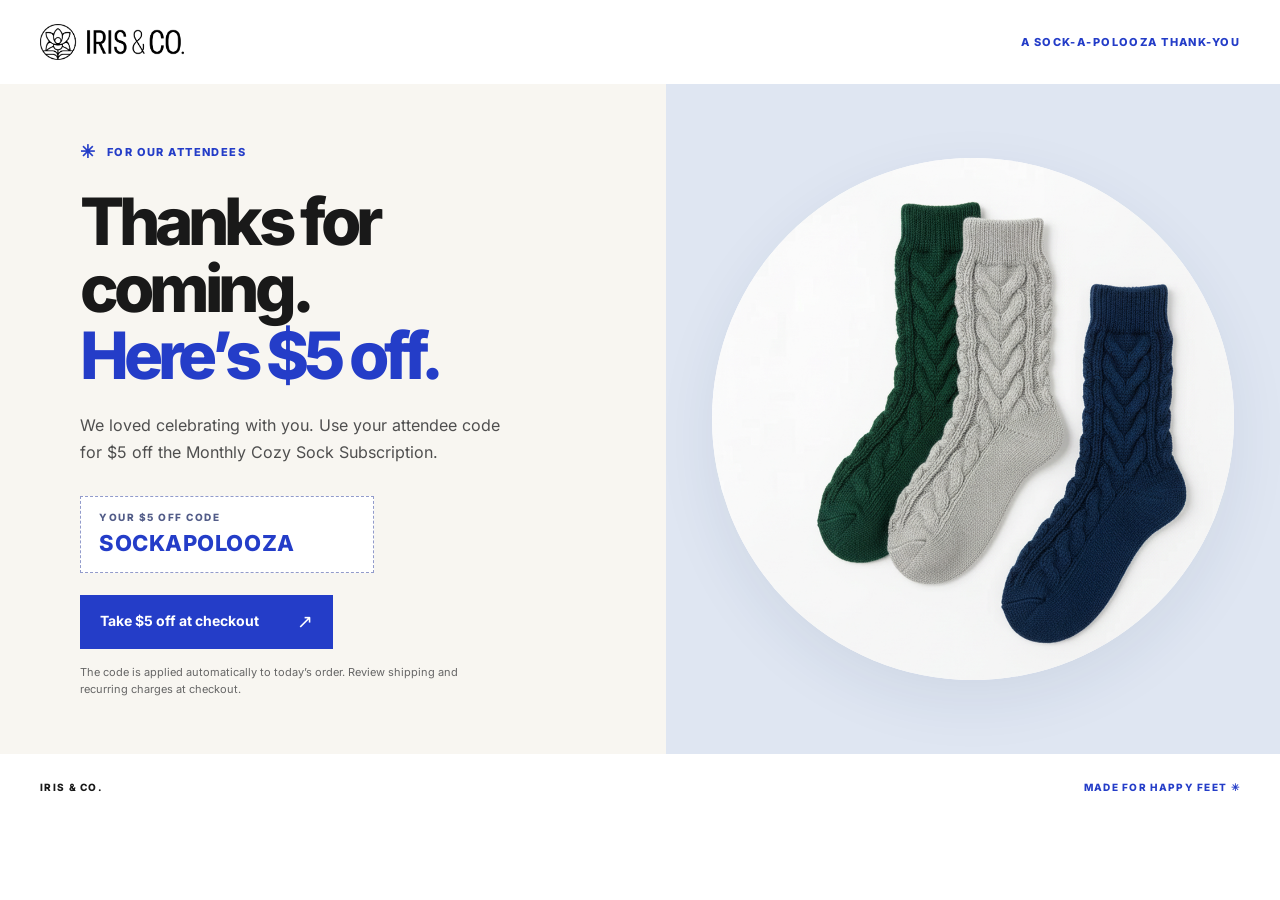
<file: sock-a-polloza/index.html>
<!doctype html>
<html lang="en">
<head>
  <meta charset="utf-8">
  <meta name="viewport" content="width=device-width, initial-scale=1">
  <meta name="theme-color" content="#243dc8">
  <meta name="description" content="Thanks for coming to Sock-a-polooza. Take $5 off the Monthly Cozy Sock Subscription with code SOCKAPOLOOZA.">
  <title>Thanks for coming to Sock-a-polooza | Iris & Co.</title>
  <link rel="icon" href="./assets/favicon.svg" type="image/svg+xml">
  <link rel="stylesheet" href="./styles.css">
</head>
<body>
  <a class="skip-link" href="#main">Skip to content</a>

  <header class="site-header">
    <a class="brand" href="https://woo-demo-store-10-9.mystagingwebsite.com/" aria-label="Iris & Co. home">
      <img src="./assets/iris-and-co-logo.png" width="901" height="226" alt="Iris & Co.">
    </a>
    <span class="header-note">A SOCK-A-POLOOZA THANK-YOU</span>
  </header>

  <main id="main" class="offer">
    <div class="offer-copy">
      <p class="eyebrow"><span aria-hidden="true">✳</span> FOR OUR ATTENDEES</p>
      <h1>Thanks for coming.<br><span>Here’s $5 off.</span></h1>
      <p class="lede">We loved celebrating with you. Use your attendee code for $5 off the Monthly Cozy Sock Subscription.</p>

      <div class="coupon">
        <span class="coupon-label">YOUR $5 OFF CODE</span>
        <strong>SOCKAPOLOOZA</strong>
      </div>

      <a class="button" href="https://woo-demo-store-10-9.mystagingwebsite.com/checkout-link/?products=945:1&amp;coupon=SOCKAPOLOOZA">Take $5 off at checkout <span aria-hidden="true">↗</span></a>
      <p class="fine-print">The code is applied automatically to today’s order. Review shipping and recurring charges at checkout.</p>
    </div>

    <div class="offer-art">
      <div class="photo-wrap">
        <img src="./assets/cozy-socks.jpg" width="2000" height="2000" alt="Green, gray, and navy cable-knit socks from Iris & Co.">
      </div>
    </div>
  </main>

  <footer class="site-footer">
    <span>IRIS &amp; CO.</span>
    <span>MADE FOR HAPPY FEET <span aria-hidden="true">✳</span></span>
  </footer>
</body>
</html>
</file>
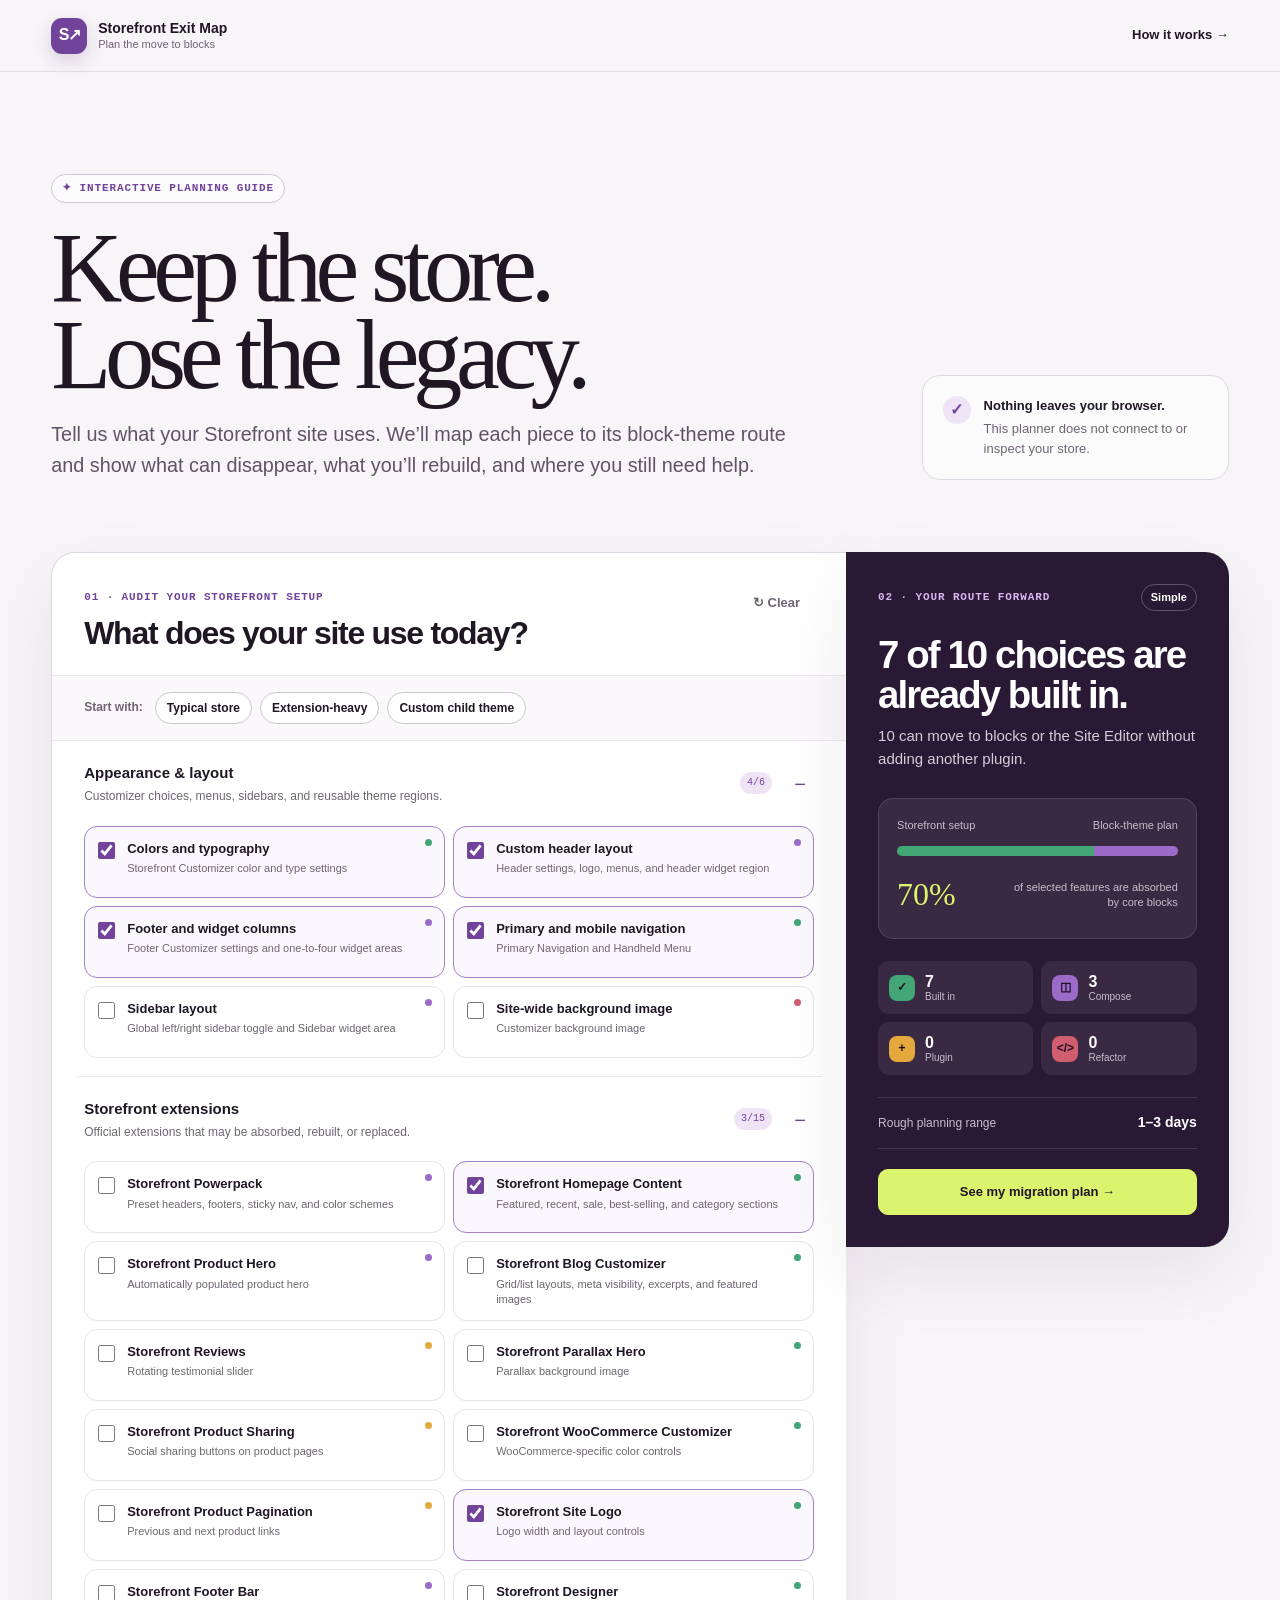
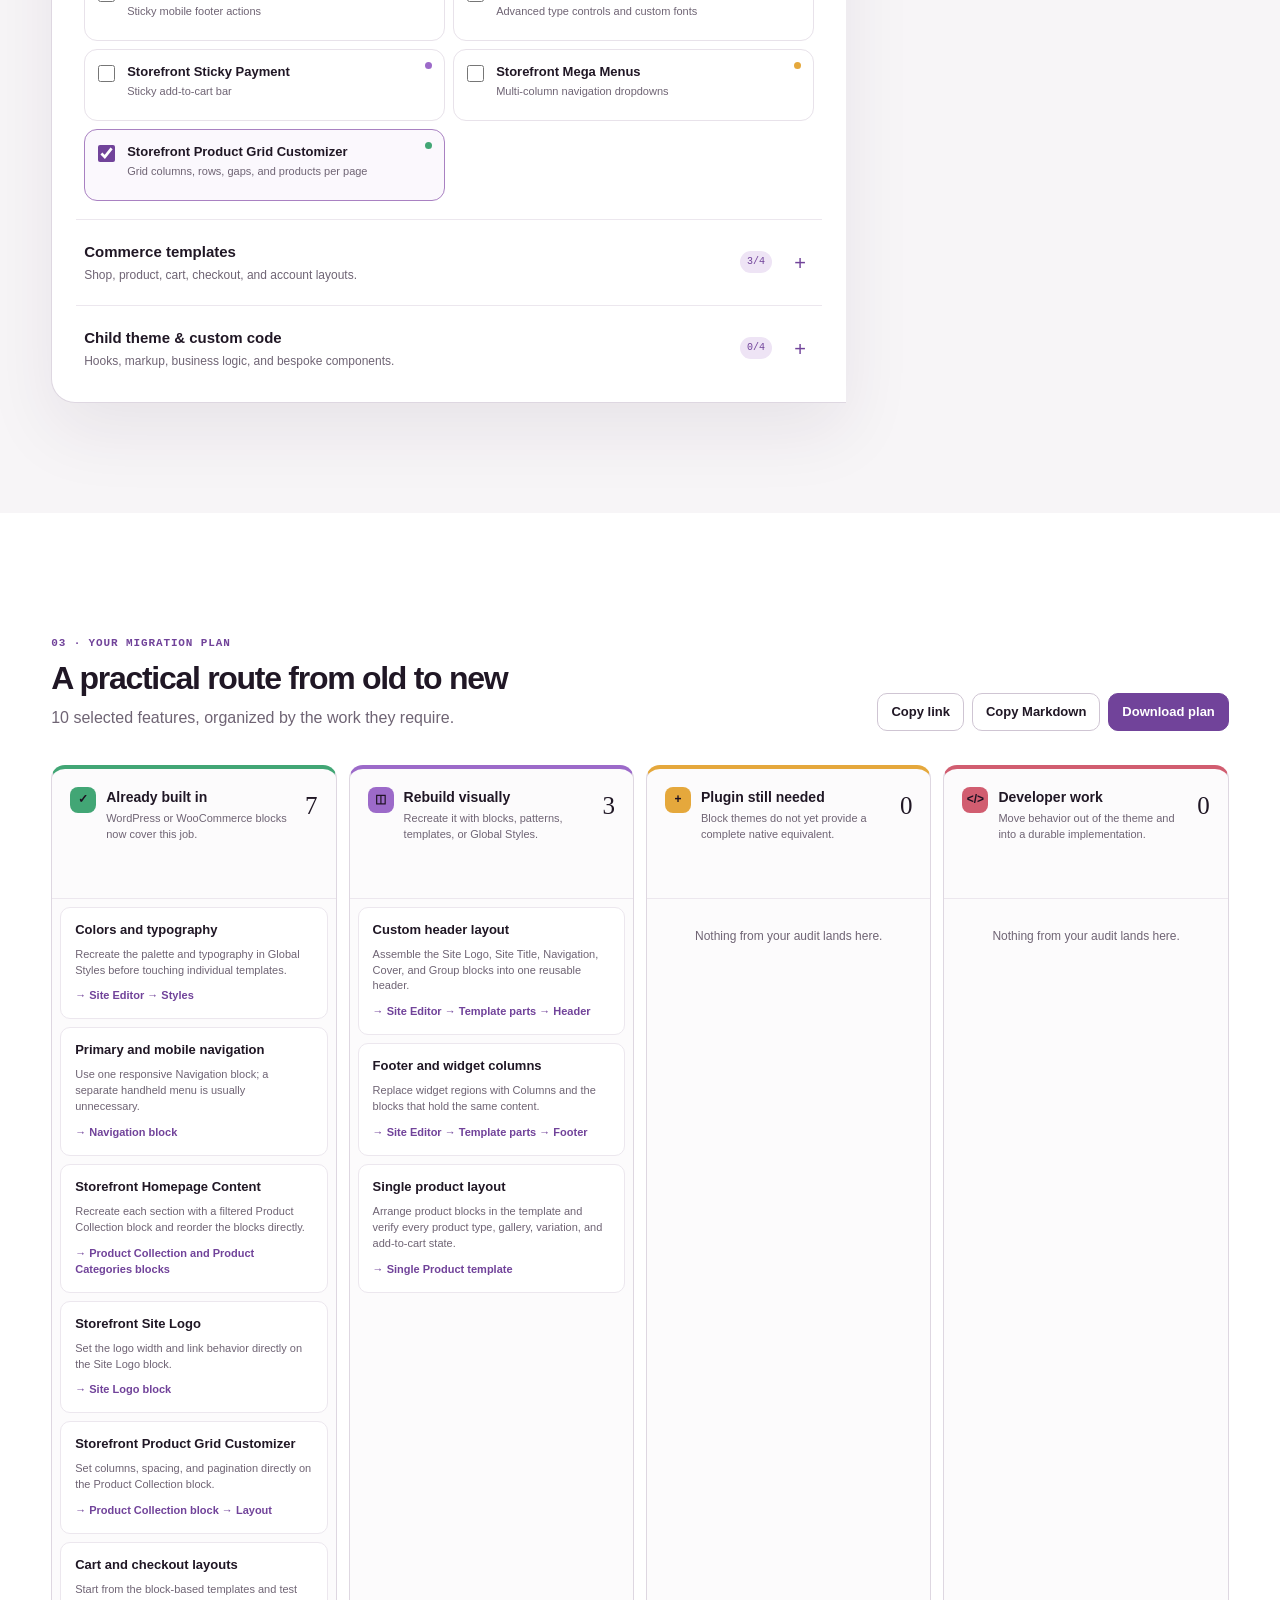
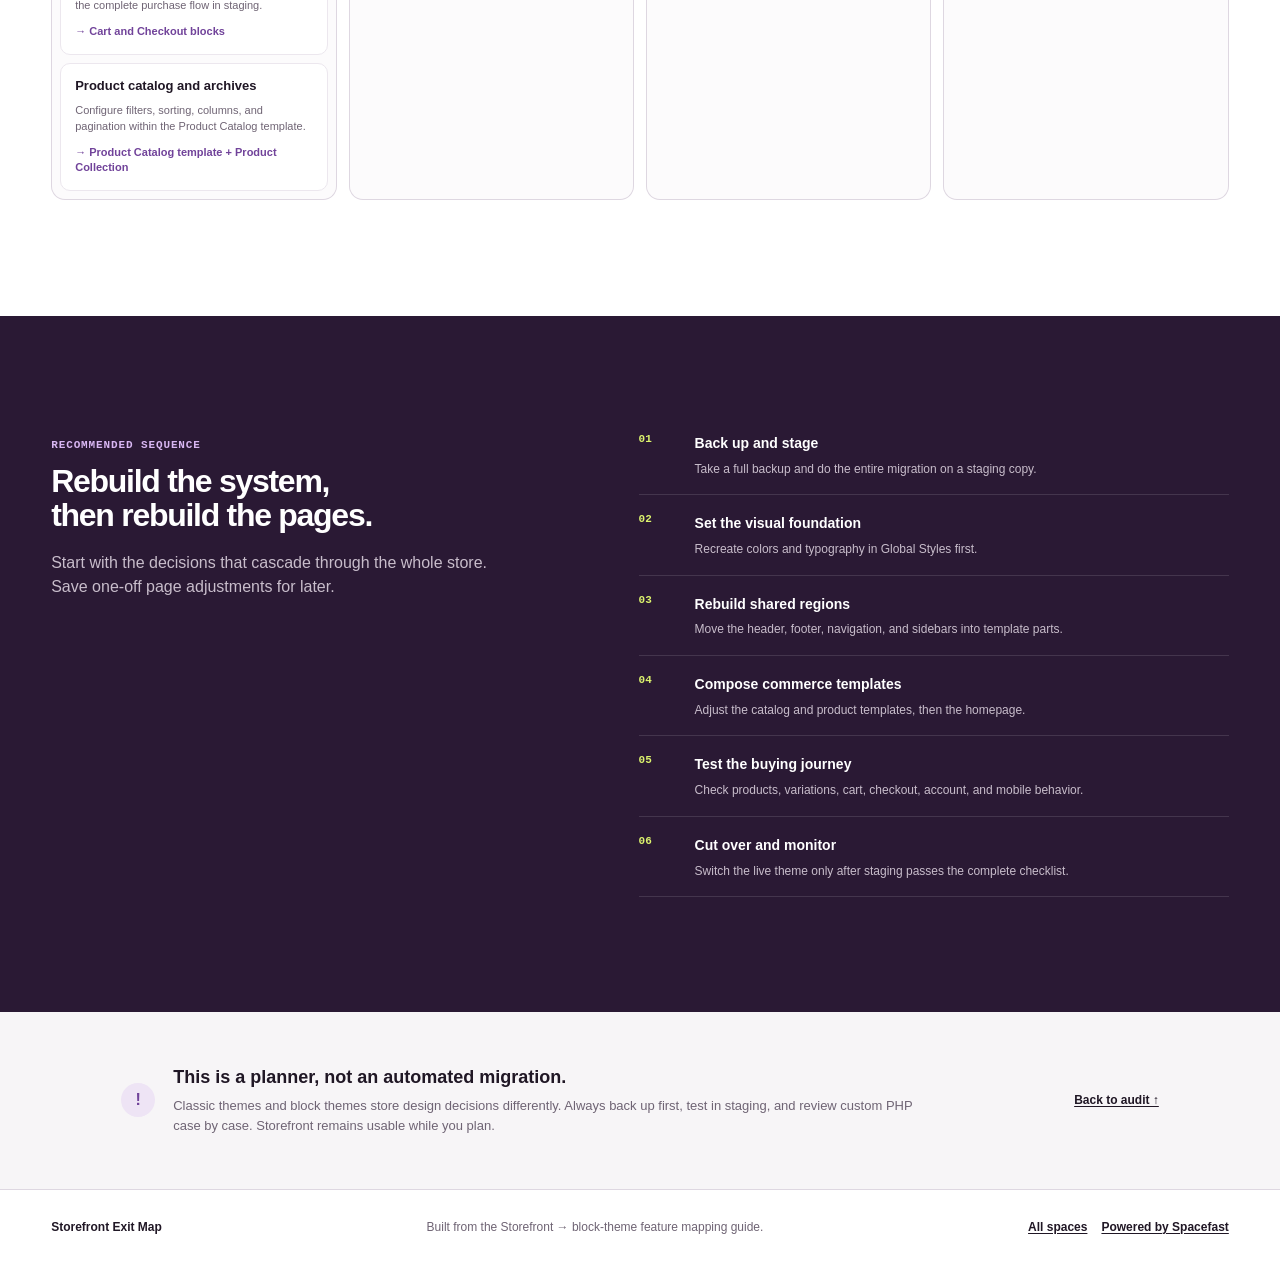
<file: storefront-migration-explorer/index.html>
<!doctype html>
<html lang="en">
<head>
  <meta charset="utf-8">
  <meta name="viewport" content="width=device-width, initial-scale=1">
  <meta name="theme-color" content="#71439a">
  <meta name="description" content="Build a practical migration plan from WooCommerce Storefront to a modern block theme.">
  <title>Storefront Exit Map — Plan your move to blocks</title>
  <style>
    :root {
      color-scheme: light;
      --paper: #f7f5f7;
      --ink: #201725;
      --muted: #6f6474;
      --card: #ffffff;
      --purple: #71439a;
      --purple-dark: #2a1934;
      --purple-soft: #eee4f5;
      --lime: #dcf36d;
      --border: #ded7e1;
      --built-in: #42a675;
      --compose: #9c6ac9;
      --plugin: #e5a83c;
      --developer: #d15d70;
      --sans: "Avenir Next", Avenir, "Segoe UI", Arial, sans-serif;
      --serif: Georgia, "Times New Roman", serif;
      --mono: "SFMono-Regular", Consolas, "Liberation Mono", monospace;
    }

    * {
      box-sizing: border-box;
    }

    html {
      scroll-behavior: smooth;
    }

    body {
      min-width: 320px;
      margin: 0;
      background: var(--paper);
      color: var(--ink);
      font-family: var(--sans);
      font-size: 16px;
      line-height: 1.55;
      -webkit-font-smoothing: antialiased;
    }

    button,
    input {
      font: inherit;
    }

    button,
    summary,
    label {
      -webkit-tap-highlight-color: transparent;
    }

    a {
      color: inherit;
      text-underline-offset: 0.16em;
    }

    :focus-visible {
      outline: 3px solid var(--lime);
      outline-offset: 3px;
    }

    ::selection {
      background: var(--lime);
      color: var(--ink);
    }

    .skip-link {
      position: fixed;
      z-index: 100;
      top: 12px;
      left: 12px;
      padding: 8px 12px;
      background: var(--ink);
      color: white;
      transform: translateY(-160%);
    }

    .skip-link:focus {
      transform: translateY(0);
    }

    .site-header {
      position: sticky;
      z-index: 50;
      top: 0;
      min-height: 72px;
      padding: 0 clamp(20px, 4vw, 64px);
      display: flex;
      align-items: center;
      justify-content: space-between;
      gap: 24px;
      border-bottom: 1px solid color-mix(in srgb, var(--border) 78%, transparent);
      background: color-mix(in srgb, var(--paper) 92%, transparent);
      backdrop-filter: blur(16px);
    }

    .brand {
      display: flex;
      align-items: center;
      gap: 11px;
      color: inherit;
      text-decoration: none;
    }

    .brand-mark {
      width: 36px;
      height: 36px;
      display: grid;
      place-items: center;
      border-radius: 11px;
      background: var(--purple);
      color: white;
      font-weight: 800;
      letter-spacing: -0.08em;
      box-shadow: 0 7px 18px rgb(83 42 114 / 18%);
    }

    .brand-copy {
      display: grid;
      line-height: 1.2;
    }

    .brand-copy strong {
      font-size: 14px;
    }

    .brand-copy small {
      margin-top: 2px;
      color: var(--muted);
      font-size: 11px;
    }

    .header-link {
      font-size: 13px;
      font-weight: 700;
      text-decoration: none;
    }

    .header-link:hover {
      text-decoration: underline;
    }

    .intro {
      max-width: 1440px;
      margin: 0 auto;
      padding: clamp(56px, 8vw, 108px) clamp(20px, 4vw, 64px) clamp(44px, 6vw, 72px);
      display: grid;
      grid-template-columns: minmax(0, 1.25fr) minmax(260px, 0.5fr);
      gap: clamp(40px, 8vw, 120px);
      align-items: end;
    }

    .eyebrow,
    .step-label {
      display: inline-flex;
      align-items: center;
      gap: 7px;
      color: var(--purple);
      font-family: var(--mono);
      font-size: 11px;
      font-weight: 800;
      letter-spacing: 0.08em;
      text-transform: uppercase;
    }

    .eyebrow {
      padding: 5px 10px;
      border: 1px solid #cfc3d5;
      border-radius: 999px;
      background: rgb(255 255 255 / 68%);
    }

    h1,
    h2,
    h3,
    h4,
    p {
      margin-top: 0;
    }

    h1 {
      max-width: 900px;
      margin: 22px 0 20px;
      font-family: var(--serif);
      font-size: clamp(54px, 7.7vw, 108px);
      font-weight: 400;
      letter-spacing: -0.065em;
      line-height: 0.88;
    }

    .intro-copy > p {
      max-width: 750px;
      margin-bottom: 0;
      color: #5f5365;
      font-size: clamp(17px, 1.55vw, 22px);
      line-height: 1.55;
    }

    .privacy-note {
      padding: 20px;
      display: grid;
      grid-template-columns: 28px 1fr;
      gap: 13px;
      border: 1px solid var(--border);
      border-radius: 18px;
      background: rgb(255 255 255 / 68%);
    }

    .privacy-icon {
      width: 28px;
      height: 28px;
      display: grid;
      place-items: center;
      border-radius: 50%;
      background: var(--purple-soft);
      color: var(--purple);
      font-weight: 900;
    }

    .privacy-note p {
      margin: 0;
      color: var(--muted);
      font-size: 13px;
    }

    .privacy-note strong {
      display: block;
      margin-bottom: 3px;
      color: var(--ink);
    }

    .planner {
      max-width: 1440px;
      margin: 0 auto;
      padding: 0 clamp(20px, 4vw, 64px) 110px;
      display: grid;
      grid-template-columns: minmax(0, 1.35fr) minmax(330px, 0.65fr);
      align-items: start;
    }

    .audit-panel,
    .summary-panel {
      min-width: 0;
      overflow: hidden;
      box-shadow: 0 28px 70px rgb(46 26 58 / 8%);
    }

    .audit-panel {
      border: 1px solid var(--border);
      border-right: 0;
      border-radius: 24px 0 0 24px;
      background: white;
    }

    .panel-heading {
      padding: 30px 32px 24px;
      display: flex;
      align-items: flex-start;
      justify-content: space-between;
      gap: 24px;
      border-bottom: 1px solid #ece7ee;
    }

    .panel-heading h2,
    .plan-heading h2,
    .sequence-copy h2 {
      margin: 8px 0 0;
      font-size: clamp(25px, 2.5vw, 38px);
      letter-spacing: -0.04em;
      line-height: 1.08;
    }

    .button {
      min-height: 38px;
      padding: 8px 13px;
      border: 1px solid #cfc5d3;
      border-radius: 10px;
      background: white;
      color: var(--ink);
      cursor: pointer;
      font-size: 13px;
      font-weight: 700;
      line-height: 1.2;
      transition: border-color 160ms ease, background 160ms ease, transform 160ms ease;
    }

    .button:hover {
      border-color: var(--purple);
      background: #fbf8fd;
    }

    .button:active {
      transform: translateY(1px);
    }

    .button.primary {
      border-color: var(--purple);
      background: var(--purple);
      color: white;
    }

    .button.primary:hover {
      background: #5f3485;
    }

    .button.ghost {
      border-color: transparent;
      background: transparent;
      color: var(--muted);
    }

    .preset-bar {
      padding: 16px 32px;
      display: flex;
      flex-wrap: wrap;
      align-items: center;
      gap: 8px;
      border-bottom: 1px solid #ece7ee;
      background: #faf8fb;
    }

    .preset-bar > span {
      margin-right: 4px;
      color: var(--muted);
      font-size: 12px;
      font-weight: 700;
    }

    .preset-bar .button {
      min-height: 32px;
      padding: 6px 11px;
      border-radius: 999px;
      font-size: 12px;
    }

    .groups {
      padding: 0 24px 12px;
    }

    .feature-group {
      border-bottom: 1px solid #ece7ee;
    }

    .feature-group:last-child {
      border-bottom: 0;
    }

    .feature-group summary {
      padding: 20px 8px;
      display: grid;
      grid-template-columns: 1fr auto auto;
      gap: 14px;
      align-items: center;
      cursor: pointer;
      list-style: none;
    }

    .feature-group summary::-webkit-details-marker {
      display: none;
    }

    .feature-group summary::after {
      content: "+";
      width: 28px;
      height: 28px;
      display: grid;
      place-items: center;
      color: var(--purple);
      font-size: 20px;
      font-weight: 500;
    }

    .feature-group[open] summary::after {
      content: "−";
    }

    .group-copy {
      display: grid;
      gap: 3px;
    }

    .group-copy strong {
      font-size: 15px;
    }

    .group-copy small {
      color: var(--muted);
      font-size: 12px;
      font-weight: 450;
    }

    .group-count {
      padding: 3px 7px;
      border-radius: 999px;
      background: var(--purple-soft);
      color: var(--purple);
      font-family: var(--mono);
      font-size: 10px;
    }

    .feature-list {
      padding: 0 8px 18px;
      display: grid;
      grid-template-columns: repeat(2, minmax(0, 1fr));
      gap: 8px;
    }

    .feature-option {
      position: relative;
      min-height: 72px;
      padding: 13px 34px 13px 13px;
      display: grid;
      grid-template-columns: 18px 1fr;
      gap: 11px;
      align-items: start;
      border: 1px solid #e8e2ea;
      border-radius: 13px;
      background: white;
      cursor: pointer;
      transition: border-color 160ms ease, background 160ms ease, transform 160ms ease;
    }

    .feature-option:hover {
      border-color: #c8b5d3;
      transform: translateY(-1px);
    }

    .feature-option:has(input:checked) {
      border-color: #a981c2;
      background: #fbf8fd;
    }

    .feature-option input {
      width: 17px;
      height: 17px;
      margin: 2px 0 0;
      accent-color: var(--purple);
    }

    .feature-copy {
      display: grid;
      gap: 4px;
      line-height: 1.35;
    }

    .feature-copy strong {
      font-size: 13px;
    }

    .feature-copy small {
      color: var(--muted);
      font-size: 11px;
    }

    .route-dot {
      position: absolute;
      top: 12px;
      right: 12px;
      width: 7px;
      height: 7px;
      border-radius: 50%;
      background: var(--route-color);
    }

    .summary-panel {
      position: sticky;
      top: 90px;
      min-height: 610px;
      padding: 32px;
      border-radius: 0 24px 24px 0;
      background: var(--purple-dark);
      color: white;
    }

    .summary-topline {
      display: flex;
      align-items: center;
      justify-content: space-between;
      gap: 16px;
    }

    .summary-panel .step-label {
      color: #d8b6f2;
    }

    .complexity {
      padding: 4px 9px;
      border: 1px solid rgb(255 255 255 / 25%);
      border-radius: 999px;
      font-size: 11px;
      font-weight: 800;
    }

    .summary-panel h2 {
      margin: 24px 0 10px;
      font-size: clamp(30px, 3vw, 46px);
      letter-spacing: -0.05em;
      line-height: 1.02;
    }

    .summary-lede {
      margin-bottom: 28px;
      color: #d8ccd9;
      font-size: 15px;
    }

    .melt-card {
      padding: 18px;
      border: 1px solid rgb(255 255 255 / 12%);
      border-radius: 15px;
      background: rgb(255 255 255 / 7%);
    }

    .melt-labels,
    .melt-caption,
    .effort-row {
      display: flex;
      align-items: center;
      justify-content: space-between;
      gap: 14px;
    }

    .melt-labels {
      color: #c8bdcb;
      font-size: 11px;
    }

    .melt-bar {
      height: 10px;
      margin: 12px 0 14px;
      display: flex;
      overflow: hidden;
      border-radius: 99px;
      background: rgb(255 255 255 / 10%);
    }

    .melt-segment {
      height: 100%;
      background: var(--route-color);
    }

    .melt-caption strong {
      color: var(--lime);
      font-family: var(--serif);
      font-size: 32px;
      font-weight: 400;
    }

    .melt-caption span {
      max-width: 170px;
      color: #c8bdcb;
      font-size: 11px;
      line-height: 1.4;
      text-align: right;
    }

    .route-counts {
      margin: 22px 0;
      display: grid;
      grid-template-columns: repeat(2, minmax(0, 1fr));
      gap: 8px;
    }

    .route-count {
      padding: 11px;
      display: flex;
      align-items: center;
      gap: 10px;
      border-radius: 11px;
      background: rgb(255 255 255 / 7%);
    }

    .route-icon {
      width: 26px;
      height: 26px;
      display: grid;
      place-items: center;
      flex: 0 0 auto;
      border-radius: 8px;
      background: var(--route-color);
      color: #1d1122;
      font-size: 12px;
      font-weight: 900;
    }

    .route-count > span:last-child {
      display: grid;
      line-height: 1.2;
    }

    .route-count strong {
      font-size: 16px;
    }

    .route-count small {
      color: #c8bdcb;
      font-size: 10px;
    }

    .route-built-in {
      --route-color: var(--built-in);
    }

    .route-compose {
      --route-color: var(--compose);
    }

    .route-plugin {
      --route-color: var(--plugin);
    }

    .route-developer {
      --route-color: var(--developer);
    }

    .effort-row {
      margin: 20px 0;
      padding: 14px 0;
      border-top: 1px solid rgb(255 255 255 / 12%);
      border-bottom: 1px solid rgb(255 255 255 / 12%);
      color: #c8bdcb;
      font-size: 12px;
    }

    .effort-row strong {
      color: white;
      font-size: 14px;
    }

    .summary-panel .button.primary {
      width: 100%;
      min-height: 46px;
      border-color: var(--lime);
      background: var(--lime);
      color: var(--ink);
    }

    .summary-panel .button.primary:hover {
      background: #e4f78a;
    }

    .plan {
      padding: clamp(76px, 9vw, 128px) clamp(20px, 4vw, 64px);
      background: white;
    }

    .plan-inner {
      max-width: 1440px;
      margin: 0 auto;
    }

    .plan-heading {
      margin-bottom: 34px;
      display: flex;
      align-items: flex-end;
      justify-content: space-between;
      gap: 30px;
    }

    .plan-heading p {
      margin: 10px 0 0;
      color: var(--muted);
    }

    .plan-actions {
      display: flex;
      flex-wrap: wrap;
      justify-content: flex-end;
      gap: 8px;
    }

    .notice {
      margin: -14px 0 24px;
      padding: 10px 12px;
      border-radius: 9px;
      background: var(--purple-soft);
      color: var(--purple);
      font-size: 13px;
      font-weight: 700;
    }

    .plan-columns {
      display: grid;
      grid-template-columns: repeat(4, minmax(0, 1fr));
      gap: 12px;
    }

    .route-column {
      min-width: 0;
      border: 1px solid var(--border);
      border-top: 4px solid var(--route-color);
      border-radius: 14px;
      background: #fcfbfc;
    }

    .route-column-heading {
      min-height: 130px;
      padding: 18px;
      display: grid;
      grid-template-columns: auto 1fr auto;
      gap: 10px;
      align-items: start;
      border-bottom: 1px solid #ece7ee;
    }

    .route-column-heading h3 {
      margin: 2px 0 5px;
      font-size: 14px;
      line-height: 1.25;
    }

    .route-column-heading p {
      margin: 0;
      color: var(--muted);
      font-size: 11px;
      line-height: 1.4;
    }

    .route-column-heading > strong {
      font-family: var(--serif);
      font-size: 25px;
      font-weight: 400;
    }

    .route-items {
      padding: 8px;
      display: grid;
      gap: 8px;
    }

    .route-item {
      padding: 14px;
      border: 1px solid #ece7ee;
      border-radius: 10px;
      background: white;
    }

    .route-item h4 {
      margin-bottom: 8px;
      font-size: 13px;
      line-height: 1.3;
    }

    .route-item p,
    .destination,
    .gap-note {
      font-size: 11px;
      line-height: 1.45;
    }

    .route-item p {
      margin-bottom: 10px;
      color: var(--muted);
    }

    .destination {
      color: var(--purple);
      font-weight: 700;
    }

    .gap-note {
      margin-top: 10px;
      padding: 8px;
      border-radius: 7px;
      background: #fff4db;
      color: #6f4c0a;
    }

    .gap-note strong {
      display: block;
      margin-bottom: 2px;
    }

    .route-empty {
      padding: 20px 10px;
      color: var(--muted);
      font-size: 12px;
      text-align: center;
    }

    .sequence {
      padding: clamp(76px, 9vw, 126px) clamp(20px, 4vw, 64px);
      display: grid;
      grid-template-columns: minmax(0, 0.8fr) minmax(340px, 1fr);
      gap: clamp(48px, 9vw, 130px);
      background: var(--purple-dark);
      color: white;
    }

    .sequence > * {
      width: 100%;
      max-width: 650px;
    }

    .sequence-copy {
      justify-self: end;
    }

    .sequence .step-label {
      color: #d8b6f2;
    }

    .sequence-copy p {
      max-width: 480px;
      margin: 18px 0 0;
      color: #c8bdcb;
    }

    .sequence-list {
      margin: 0;
      padding: 0;
      list-style: none;
    }

    .sequence-list li {
      padding: 16px 0;
      display: grid;
      grid-template-columns: 40px 1fr;
      gap: 16px;
      border-bottom: 1px solid rgb(255 255 255 / 12%);
    }

    .sequence-list li:first-child {
      padding-top: 0;
    }

    .sequence-list > li > span {
      color: var(--lime);
      font-family: var(--mono);
      font-size: 11px;
      font-weight: 800;
    }

    .sequence-list strong {
      font-size: 14px;
    }

    .sequence-list p {
      margin: 4px 0 0;
      color: #c8bdcb;
      font-size: 12px;
    }

    .disclaimer {
      max-width: 1140px;
      margin: 0 auto;
      padding: 52px clamp(20px, 4vw, 64px);
      display: grid;
      grid-template-columns: auto 1fr auto;
      gap: 18px;
      align-items: center;
    }

    .disclaimer-icon {
      width: 34px;
      height: 34px;
      display: grid;
      place-items: center;
      border-radius: 50%;
      background: var(--purple-soft);
      color: var(--purple);
      font-weight: 900;
    }

    .disclaimer h2 {
      margin-bottom: 4px;
      font-size: 18px;
    }

    .disclaimer p {
      max-width: 760px;
      margin: 0;
      color: var(--muted);
      font-size: 13px;
    }

    .disclaimer a {
      font-size: 12px;
      font-weight: 800;
    }

    footer {
      min-height: 76px;
      padding: 20px clamp(20px, 4vw, 64px);
      display: flex;
      flex-wrap: wrap;
      align-items: center;
      justify-content: space-between;
      gap: 14px 28px;
      border-top: 1px solid var(--border);
      background: white;
      color: var(--muted);
      font-size: 12px;
    }

    footer strong {
      color: var(--ink);
    }

    .footer-links {
      display: flex;
      flex-wrap: wrap;
      gap: 14px;
    }

    footer a {
      color: var(--ink);
      font-weight: 700;
    }

    @media (max-width: 1040px) {
      .planner {
        grid-template-columns: 1fr;
      }

      .audit-panel {
        border-right: 1px solid var(--border);
        border-radius: 22px 22px 0 0;
      }

      .summary-panel {
        position: relative;
        top: auto;
        min-height: 0;
        border-radius: 0 0 22px 22px;
      }

      .plan-columns {
        grid-template-columns: repeat(2, minmax(0, 1fr));
      }
    }

    @media (max-width: 760px) {
      .intro,
      .sequence {
        grid-template-columns: 1fr;
      }

      .intro {
        gap: 30px;
      }

      .feature-list,
      .plan-columns {
        grid-template-columns: 1fr;
      }

      .plan-heading,
      .disclaimer {
        align-items: flex-start;
        grid-template-columns: 1fr;
      }

      .plan-heading {
        flex-direction: column;
      }

      .plan-actions {
        justify-content: flex-start;
      }

      .route-column-heading {
        min-height: 0;
      }
    }

    @media (max-width: 520px) {
      .site-header {
        min-height: 64px;
      }

      .brand-copy small {
        display: none;
      }

      .header-link {
        font-size: 12px;
      }

      .panel-heading,
      .preset-bar,
      .summary-panel {
        padding-left: 20px;
        padding-right: 20px;
      }

      .panel-heading {
        flex-direction: column;
      }

      .groups {
        padding-inline: 12px;
      }
    }

    @media print {
      .skip-link,
      .site-header,
      .intro,
      .planner,
      .plan-actions,
      .notice,
      .sequence,
      .disclaimer,
      footer {
        display: none !important;
      }

      .plan {
        padding: 0;
      }

      .plan-columns {
        display: block;
      }

      .route-column {
        margin-bottom: 16px;
        break-inside: avoid;
      }
    }

    @media (prefers-reduced-motion: reduce) {
      *,
      *::before,
      *::after {
        scroll-behavior: auto !important;
        transition-duration: 0.01ms !important;
      }
    }
  </style>
</head>
<body>
  <a class="skip-link" href="#audit">Skip to planner</a>

  <header class="site-header">
    <a class="brand" href="./" aria-label="Storefront Exit Map home">
      <span class="brand-mark" aria-hidden="true">S↗</span>
      <span class="brand-copy">
        <strong>Storefront Exit Map</strong>
        <small>Plan the move to blocks</small>
      </span>
    </a>
    <a class="header-link" href="#how-it-works">How it works →</a>
  </header>

  <main>
    <section class="intro">
      <div class="intro-copy">
        <span class="eyebrow">✦ Interactive planning guide</span>
        <h1>Keep the store.<br>Lose the legacy.</h1>
        <p>Tell us what your Storefront site uses. We’ll map each piece to its block-theme route and show what can disappear, what you’ll rebuild, and where you still need help.</p>
      </div>
      <aside class="privacy-note">
        <span class="privacy-icon" aria-hidden="true">✓</span>
        <p><strong>Nothing leaves your browser.</strong>This planner does not connect to or inspect your store.</p>
      </aside>
    </section>

    <section class="planner" id="audit" aria-label="Migration planner">
      <div class="audit-panel">
        <div class="panel-heading">
          <div>
            <span class="step-label">01 · Audit your Storefront setup</span>
            <h2>What does your site use today?</h2>
          </div>
          <button class="button ghost" type="button" data-action="clear">↻ Clear</button>
        </div>
        <div class="preset-bar" aria-label="Starting point presets">
          <span>Start with:</span>
          <button class="button" type="button" data-preset="typical">Typical store</button>
          <button class="button" type="button" data-preset="extension-heavy">Extension-heavy</button>
          <button class="button" type="button" data-preset="custom">Custom child theme</button>
        </div>
        <div class="groups" id="feature-groups"></div>
      </div>

      <aside class="summary-panel" aria-live="polite">
        <div class="summary-topline">
          <span class="step-label">02 · Your route forward</span>
          <span class="complexity" id="complexity">Simple</span>
        </div>
        <div id="summary-content"></div>
      </aside>
    </section>

    <section class="plan" id="plan">
      <div class="plan-inner">
        <div class="plan-heading">
          <div>
            <span class="step-label">03 · Your migration plan</span>
            <h2>A practical route from old to new</h2>
            <p id="plan-count"></p>
          </div>
          <div class="plan-actions">
            <button class="button" type="button" data-action="copy-link">Copy link</button>
            <button class="button" type="button" data-action="copy-plan">Copy Markdown</button>
            <button class="button primary" type="button" data-action="download">Download plan</button>
          </div>
        </div>
        <p class="notice" id="notice" role="status" hidden></p>
        <div class="plan-columns" id="plan-columns"></div>
      </div>
    </section>

    <section class="sequence" id="how-it-works">
      <div class="sequence-copy">
        <span class="step-label">Recommended sequence</span>
        <h2>Rebuild the system,<br>then rebuild the pages.</h2>
        <p>Start with the decisions that cascade through the whole store. Save one-off page adjustments for later.</p>
      </div>
      <ol class="sequence-list">
        <li><span>01</span><div><strong>Back up and stage</strong><p>Take a full backup and do the entire migration on a staging copy.</p></div></li>
        <li><span>02</span><div><strong>Set the visual foundation</strong><p>Recreate colors and typography in Global Styles first.</p></div></li>
        <li><span>03</span><div><strong>Rebuild shared regions</strong><p>Move the header, footer, navigation, and sidebars into template parts.</p></div></li>
        <li><span>04</span><div><strong>Compose commerce templates</strong><p>Adjust the catalog and product templates, then the homepage.</p></div></li>
        <li><span>05</span><div><strong>Test the buying journey</strong><p>Check products, variations, cart, checkout, account, and mobile behavior.</p></div></li>
        <li><span>06</span><div><strong>Cut over and monitor</strong><p>Switch the live theme only after staging passes the complete checklist.</p></div></li>
      </ol>
    </section>

    <section class="disclaimer">
      <span class="disclaimer-icon" aria-hidden="true">!</span>
      <div>
        <h2>This is a planner, not an automated migration.</h2>
        <p>Classic themes and block themes store design decisions differently. Always back up first, test in staging, and review custom PHP case by case. Storefront remains usable while you plan.</p>
      </div>
      <a href="#audit">Back to audit ↑</a>
    </section>
  </main>

  <footer>
    <strong>Storefront Exit Map</strong>
    <span>Built from the Storefront → block-theme feature mapping guide.</span>
    <nav class="footer-links" aria-label="Footer">
      <a href="../">All spaces</a>
      <a href="https://spacefast.com/">Powered by Spacefast</a>
    </nav>
  </footer>

  <script>
    (() => {
      'use strict';

      const routeOrder = ['built-in', 'compose', 'plugin', 'developer'];
      const routeMeta = {
        'built-in': { label: 'Already built in', short: 'Built in', description: 'WordPress or WooCommerce blocks now cover this job.', icon: '✓' },
        compose: { label: 'Rebuild visually', short: 'Compose', description: 'Recreate it with blocks, patterns, templates, or Global Styles.', icon: '◫' },
        plugin: { label: 'Plugin still needed', short: 'Plugin', description: 'Block themes do not yet provide a complete native equivalent.', icon: '+' },
        developer: { label: 'Developer work', short: 'Refactor', description: 'Move behavior out of the theme and into a durable implementation.', icon: '</>' }
      };

      const groups = [
        { id: 'appearance', label: 'Appearance & layout', description: 'Customizer choices, menus, sidebars, and reusable theme regions.' },
        { id: 'extensions', label: 'Storefront extensions', description: 'Official extensions that may be absorbed, rebuilt, or replaced.' },
        { id: 'templates', label: 'Commerce templates', description: 'Shop, product, cart, checkout, and account layouts.' },
        { id: 'custom-code', label: 'Child theme & custom code', description: 'Hooks, markup, business logic, and bespoke components.' }
      ];

      const features = [
        { id: 'colors-type', group: 'appearance', name: 'Colors and typography', legacy: 'Storefront Customizer color and type settings', route: 'built-in', destination: 'Site Editor → Styles', action: 'Recreate the palette and typography in Global Styles before touching individual templates.' },
        { id: 'header', group: 'appearance', name: 'Custom header layout', legacy: 'Header settings, logo, menus, and header widget region', route: 'compose', destination: 'Site Editor → Template parts → Header', action: 'Assemble the Site Logo, Site Title, Navigation, Cover, and Group blocks into one reusable header.' },
        { id: 'footer', group: 'appearance', name: 'Footer and widget columns', legacy: 'Footer Customizer settings and one-to-four widget areas', route: 'compose', destination: 'Site Editor → Template parts → Footer', action: 'Replace widget regions with Columns and the blocks that hold the same content.' },
        { id: 'navigation', group: 'appearance', name: 'Primary and mobile navigation', legacy: 'Primary Navigation and Handheld Menu', route: 'built-in', destination: 'Navigation block', action: 'Use one responsive Navigation block; a separate handheld menu is usually unnecessary.' },
        { id: 'sidebar', group: 'appearance', name: 'Sidebar layout', legacy: 'Global left/right sidebar toggle and Sidebar widget area', route: 'compose', destination: 'Page or post template', action: 'Add a Columns block to the templates that need a sidebar and place content blocks in the secondary column.' },
        { id: 'background-image', group: 'appearance', name: 'Site-wide background image', legacy: 'Customizer background image', route: 'developer', destination: 'Cover block or targeted CSS', action: 'Prefer a Cover block where the image is meaningful; use carefully scoped CSS only when it truly belongs on the page body.' },
        { id: 'powerpack', group: 'extensions', name: 'Storefront Powerpack', legacy: 'Preset headers, footers, sticky nav, and color schemes', route: 'compose', destination: 'Template parts, patterns, and Global Styles', action: 'Build the chosen header and footer directly, then save reusable arrangements as patterns or template parts.' },
        { id: 'homepage-content', group: 'extensions', name: 'Storefront Homepage Content', legacy: 'Featured, recent, sale, best-selling, and category sections', route: 'built-in', destination: 'Product Collection and Product Categories blocks', action: 'Recreate each section with a filtered Product Collection block and reorder the blocks directly.' },
        { id: 'product-hero', group: 'extensions', name: 'Storefront Product Hero', legacy: 'Automatically populated product hero', route: 'compose', destination: 'Hero pattern or Cover block', action: 'Insert a hero pattern and add the product image, copy, price, and link manually.', note: 'The automatic product-data connection is a genuine gap today.' },
        { id: 'blog-customizer', group: 'extensions', name: 'Storefront Blog Customizer', legacy: 'Grid/list layouts, meta visibility, excerpts, and featured images', route: 'built-in', destination: 'Query Loop and Post Template blocks', action: 'Choose the Query Loop layout and add or remove post blocks to control the presentation.' },
        { id: 'reviews', group: 'extensions', name: 'Storefront Reviews', legacy: 'Rotating testimonial slider', route: 'plugin', destination: 'Testimonial plugin or static quote pattern', action: 'Use a blockquote pattern for static testimonials; retain a focused plugin if rotation is essential.' },
        { id: 'parallax', group: 'extensions', name: 'Storefront Parallax Hero', legacy: 'Parallax background image', route: 'built-in', destination: 'Cover block → Fixed background', action: 'Use the Cover block fixed-background setting and test the fallback on mobile browsers.' },
        { id: 'product-sharing', group: 'extensions', name: 'Storefront Product Sharing', legacy: 'Social sharing buttons on product pages', route: 'plugin', destination: 'Jetpack Sharing or another sharing plugin', action: 'Install only the sharing capability you need and place it in the Single Product template.' },
        { id: 'woo-customizer', group: 'extensions', name: 'Storefront WooCommerce Customizer', legacy: 'WooCommerce-specific color controls', route: 'built-in', destination: 'Global Styles → Blocks', action: 'Style WooCommerce blocks and button variations globally, then override only exceptional blocks.' },
        { id: 'product-pagination', group: 'extensions', name: 'Storefront Product Pagination', legacy: 'Previous and next product links', route: 'plugin', destination: 'Post Navigation block or a focused WooCommerce plugin', action: 'Test Post Navigation against the desired product order; use a plugin if catalog-aware navigation is required.' },
        { id: 'site-logo', group: 'extensions', name: 'Storefront Site Logo', legacy: 'Logo width and layout controls', route: 'built-in', destination: 'Site Logo block', action: 'Set the logo width and link behavior directly on the Site Logo block.' },
        { id: 'footer-bar', group: 'extensions', name: 'Storefront Footer Bar', legacy: 'Sticky mobile footer actions', route: 'compose', destination: 'Footer template part', action: 'Compose the actions in a sticky Group block and hide it at larger breakpoints.' },
        { id: 'designer', group: 'extensions', name: 'Storefront Designer', legacy: 'Advanced type controls and custom fonts', route: 'built-in', destination: 'Block typography controls and theme.json', action: 'Use block-level controls for spacing and transforms; register any additional font families in theme.json.' },
        { id: 'sticky-payment', group: 'extensions', name: 'Storefront Sticky Payment', legacy: 'Sticky add-to-cart bar', route: 'compose', destination: 'Single Product template', action: 'Wrap the Add to Cart block in a sticky Group and validate that it does not obscure content on small screens.' },
        { id: 'mega-menus', group: 'extensions', name: 'Storefront Mega Menus', legacy: 'Multi-column navigation dropdowns', route: 'plugin', destination: 'A block-compatible mega menu plugin', action: 'Keep a mega menu plugin when the catalog hierarchy cannot fit a standard Navigation block submenu.', note: 'Native Navigation submenus do not provide a full mega-menu layout.' },
        { id: 'product-grid', group: 'extensions', name: 'Storefront Product Grid Customizer', legacy: 'Grid columns, rows, gaps, and products per page', route: 'built-in', destination: 'Product Collection block → Layout', action: 'Set columns, spacing, and pagination directly on the Product Collection block.' },
        { id: 'cart-checkout', group: 'templates', name: 'Cart and checkout layouts', legacy: 'Storefront cart and checkout template overrides', route: 'built-in', destination: 'Cart and Checkout blocks', action: 'Start from the block-based templates and test the complete purchase flow in staging.' },
        { id: 'catalog', group: 'templates', name: 'Product catalog and archives', legacy: 'Shop, category, and tag archive layouts', route: 'built-in', destination: 'Product Catalog template + Product Collection', action: 'Configure filters, sorting, columns, and pagination within the Product Catalog template.' },
        { id: 'single-product', group: 'templates', name: 'Single product layout', legacy: 'Storefront WooCommerce template hooks and overrides', route: 'compose', destination: 'Single Product template', action: 'Arrange product blocks in the template and verify every product type, gallery, variation, and add-to-cart state.' },
        { id: 'account', group: 'templates', name: 'My Account presentation', legacy: 'Storefront account-area styling', route: 'built-in', destination: 'My Account templates in the Site Editor', action: 'Review account navigation and content templates, then align them with the new Global Styles.' },
        { id: 'markup-hooks', group: 'custom-code', name: 'Hooks that insert markup', legacy: 'storefront_before_header, storefront_after_content, and similar actions', route: 'compose', destination: 'Template parts, templates, or patterns', action: 'Place the equivalent blocks in the exact template location instead of recreating the PHP hook.' },
        { id: 'reusable-sections', group: 'custom-code', name: 'Reusable visual sections', legacy: 'PHP partials or child-theme markup', route: 'compose', destination: 'Synced patterns or theme patterns', action: 'Convert repeated visual sections into patterns that editors can place and maintain safely.' },
        { id: 'business-logic', group: 'custom-code', name: 'Business logic in the child theme', legacy: 'PHP that changes data, pricing, behavior, or integrations', route: 'developer', destination: 'Site-specific plugin', action: 'Extract behavior into a plugin so it survives this and future theme changes; add focused tests before cutover.' },
        { id: 'bespoke-components', group: 'custom-code', name: 'Bespoke structural components', legacy: 'Custom PHP components with editor-facing variants', route: 'developer', destination: 'Custom block or block variation', action: 'Model the component as a block variation when core blocks are sufficient, or build a custom block when they are not.' }
      ];

      const presets = {
        typical: ['colors-type', 'header', 'footer', 'navigation', 'homepage-content', 'site-logo', 'product-grid', 'cart-checkout', 'catalog', 'single-product'],
        'extension-heavy': features.filter((feature) => feature.group === 'extensions').map((feature) => feature.id),
        custom: ['colors-type', 'header', 'footer', 'navigation', 'single-product', 'markup-hooks', 'reusable-sections', 'business-logic', 'bespoke-components']
      };

      const selected = new Set(presets.typical);
      const groupRoot = document.querySelector('#feature-groups');
      const summaryRoot = document.querySelector('#summary-content');
      const planRoot = document.querySelector('#plan-columns');
      const planCount = document.querySelector('#plan-count');
      const complexityLabel = document.querySelector('#complexity');
      const notice = document.querySelector('#notice');

      function escapeHtml(value) {
        return String(value)
          .replaceAll('&', '&amp;')
          .replaceAll('<', '&lt;')
          .replaceAll('>', '&gt;')
          .replaceAll('"', '&quot;')
          .replaceAll("'", '&#039;');
      }

      function loadHash() {
        const match = window.location.hash.match(/^#setup=(.*)$/);
        if (!match) return;
        try {
          const ids = decodeURIComponent(match[1]).split(',').filter((id) => features.some((feature) => feature.id === id));
          if (ids.length) {
            selected.clear();
            ids.forEach((id) => selected.add(id));
          }
        } catch {
          // Keep the default selection when a shared hash is malformed.
        }
      }

      function renderGroups() {
        groupRoot.innerHTML = groups.map((group, index) => {
          const items = features.filter((feature) => feature.group === group.id);
          const count = items.filter((feature) => selected.has(feature.id)).length;
          return `
            <details class="feature-group" data-group="${group.id}" ${index < 2 ? 'open' : ''}>
              <summary>
                <span class="group-copy"><strong>${escapeHtml(group.label)}</strong><small>${escapeHtml(group.description)}</small></span>
                <span class="group-count">${count}/${items.length}</span>
              </summary>
              <div class="feature-list">
                ${items.map((feature) => `
                  <label class="feature-option route-${feature.route}">
                    <input type="checkbox" value="${feature.id}" ${selected.has(feature.id) ? 'checked' : ''}>
                    <span class="feature-copy"><strong>${escapeHtml(feature.name)}</strong><small>${escapeHtml(feature.legacy)}</small></span>
                    <span class="route-dot" title="${escapeHtml(routeMeta[feature.route].label)}" aria-hidden="true"></span>
                  </label>
                `).join('')}
              </div>
            </details>
          `;
        }).join('');
      }

      function getState() {
        const chosen = features.filter((feature) => selected.has(feature.id));
        const counts = Object.fromEntries(routeOrder.map((route) => [route, chosen.filter((feature) => feature.route === route).length]));
        const workScore = counts.compose + counts.plugin + counts.developer * 3;
        const complexity = counts.developer > 1 || workScore > 9 ? 'Custom' : workScore > 4 ? 'Moderate' : 'Simple';
        const estimate = complexity === 'Simple' ? '1–3 days' : complexity === 'Moderate' ? '3–7 days' : '1–2 weeks';
        const blockReady = counts['built-in'] + counts.compose;
        const simplification = chosen.length ? Math.round((counts['built-in'] / chosen.length) * 100) : 0;
        return { chosen, counts, complexity, estimate, blockReady, simplification };
      }

      function renderSummary(state) {
        complexityLabel.textContent = state.complexity;
        if (!state.chosen.length) {
          summaryRoot.innerHTML = `
            <h2>Select a few features to build your plan.</h2>
            <p class="summary-lede">Choose only what your current store actually uses. The map updates immediately.</p>
          `;
          return;
        }

        summaryRoot.innerHTML = `
          <h2>${state.counts['built-in']} of ${state.chosen.length} choices are already built in.</h2>
          <p class="summary-lede">${state.blockReady} can move to blocks or the Site Editor without adding another plugin.</p>
          <div class="melt-card">
            <div class="melt-labels"><span>Storefront setup</span><span>Block-theme plan</span></div>
            <div class="melt-bar" aria-label="Migration route distribution">
              ${routeOrder.map((route) => state.counts[route] ? `<span class="melt-segment route-${route}" style="width:${(state.counts[route] / state.chosen.length) * 100}%"></span>` : '').join('')}
            </div>
            <div class="melt-caption"><strong>${state.simplification}%</strong><span>of selected features are absorbed by core blocks</span></div>
          </div>
          <div class="route-counts">
            ${routeOrder.map((route) => `<div class="route-count route-${route}"><span class="route-icon">${escapeHtml(routeMeta[route].icon)}</span><span><strong>${state.counts[route]}</strong><small>${routeMeta[route].short}</small></span></div>`).join('')}
          </div>
          <div class="effort-row"><span>Rough planning range</span><strong>${state.estimate}</strong></div>
          <button class="button primary" type="button" data-action="show-plan">See my migration plan →</button>
        `;
      }

      function renderPlan(state) {
        planCount.textContent = `${state.chosen.length} selected feature${state.chosen.length === 1 ? '' : 's'}, organized by the work they require.`;
        planRoot.innerHTML = routeOrder.map((route) => {
          const meta = routeMeta[route];
          const matches = state.chosen.filter((feature) => feature.route === route);
          return `
            <section class="route-column route-${route}">
              <div class="route-column-heading">
                <span class="route-icon">${escapeHtml(meta.icon)}</span>
                <div><h3>${escapeHtml(meta.label)}</h3><p>${escapeHtml(meta.description)}</p></div>
                <strong>${matches.length}</strong>
              </div>
              <div class="route-items">
                ${matches.length ? matches.map((feature) => `
                  <article class="route-item">
                    <h4>${escapeHtml(feature.name)}</h4>
                    <p>${escapeHtml(feature.action)}</p>
                    <div class="destination">→ ${escapeHtml(feature.destination)}</div>
                    ${feature.note ? `<div class="gap-note"><strong>Known gap</strong>${escapeHtml(feature.note)}</div>` : ''}
                  </article>
                `).join('') : '<div class="route-empty">Nothing from your audit lands here.</div>'}
              </div>
            </section>
          `;
        }).join('');
      }

      function planAsMarkdown(state) {
        const lines = [
          '# Storefront migration plan',
          '',
          `**Complexity:** ${state.complexity}`,
          `**Planning range:** ${state.estimate}`,
          '',
          '> Planning aid only. Back up the site and test the migration in staging before switching production.',
          ''
        ];

        routeOrder.forEach((route) => {
          const matches = state.chosen.filter((feature) => feature.route === route);
          if (!matches.length) return;
          lines.push(`## ${routeMeta[route].label}`, '');
          matches.forEach((feature) => {
            lines.push(`- [ ] **${feature.name}** — ${feature.action}`, `  - Destination: ${feature.destination}`);
            if (feature.note) lines.push(`  - Note: ${feature.note}`);
          });
          lines.push('');
        });

        lines.push(
          '## Cutover checklist',
          '',
          '- [ ] Take a full backup.',
          '- [ ] Build and test in staging.',
          '- [ ] Verify product, cart, checkout, and account flows.',
          '- [ ] Review mobile layouts and navigation.',
          '- [ ] Switch production and monitor for issues.'
        );
        return lines.join('\n');
      }

      function showNotice(message) {
        notice.textContent = message;
        notice.hidden = false;
      }

      function syncGroups() {
        groupRoot.querySelectorAll('input[type="checkbox"]').forEach((input) => {
          input.checked = selected.has(input.value);
        });
        groups.forEach((group) => {
          const details = groupRoot.querySelector(`[data-group="${group.id}"]`);
          const count = features.filter((feature) => feature.group === group.id && selected.has(feature.id)).length;
          details.querySelector('.group-count').textContent = `${count}/${features.filter((feature) => feature.group === group.id).length}`;
        });
      }

      function update() {
        const state = getState();
        syncGroups();
        renderSummary(state);
        renderPlan(state);
        notice.hidden = true;
      }

      async function copyText(text, success) {
        try {
          await navigator.clipboard.writeText(text);
          showNotice(success);
        } catch {
          showNotice('Copying was blocked by the browser. Use the download instead.');
        }
      }

      document.addEventListener('change', (event) => {
        if (!(event.target instanceof HTMLInputElement) || event.target.type !== 'checkbox') return;
        if (event.target.checked) selected.add(event.target.value);
        else selected.delete(event.target.value);
        update();
      });

      document.addEventListener('click', (event) => {
        if (!(event.target instanceof Element)) return;
        const button = event.target.closest('button');
        if (!button) return;

        const preset = button.dataset.preset;
        if (preset && presets[preset]) {
          selected.clear();
          presets[preset].forEach((id) => selected.add(id));
          update();
          showNotice(`${button.textContent.trim()} starting point applied.`);
          return;
        }

        const action = button.dataset.action;
        if (action === 'clear') {
          selected.clear();
          update();
          showNotice('Selections cleared.');
        }
        if (action === 'show-plan') document.querySelector('#plan').scrollIntoView({ behavior: 'smooth' });
        if (action === 'copy-link') {
          const hash = `#setup=${encodeURIComponent(Array.from(selected).join(','))}`;
          window.history.replaceState(null, '', hash);
          copyText(window.location.href, 'Shareable plan link copied.');
        }
        if (action === 'copy-plan') copyText(planAsMarkdown(getState()), 'Migration plan copied as Markdown.');
        if (action === 'download') {
          const blob = new Blob([planAsMarkdown(getState())], { type: 'text/markdown;charset=utf-8' });
          const url = URL.createObjectURL(blob);
          const link = document.createElement('a');
          link.href = url;
          link.download = 'storefront-migration-plan.md';
          link.click();
          URL.revokeObjectURL(url);
          showNotice('Migration plan downloaded.');
        }
      });

      loadHash();
      renderGroups();
      update();
    })();
  </script>
</body>
</html>
</file>
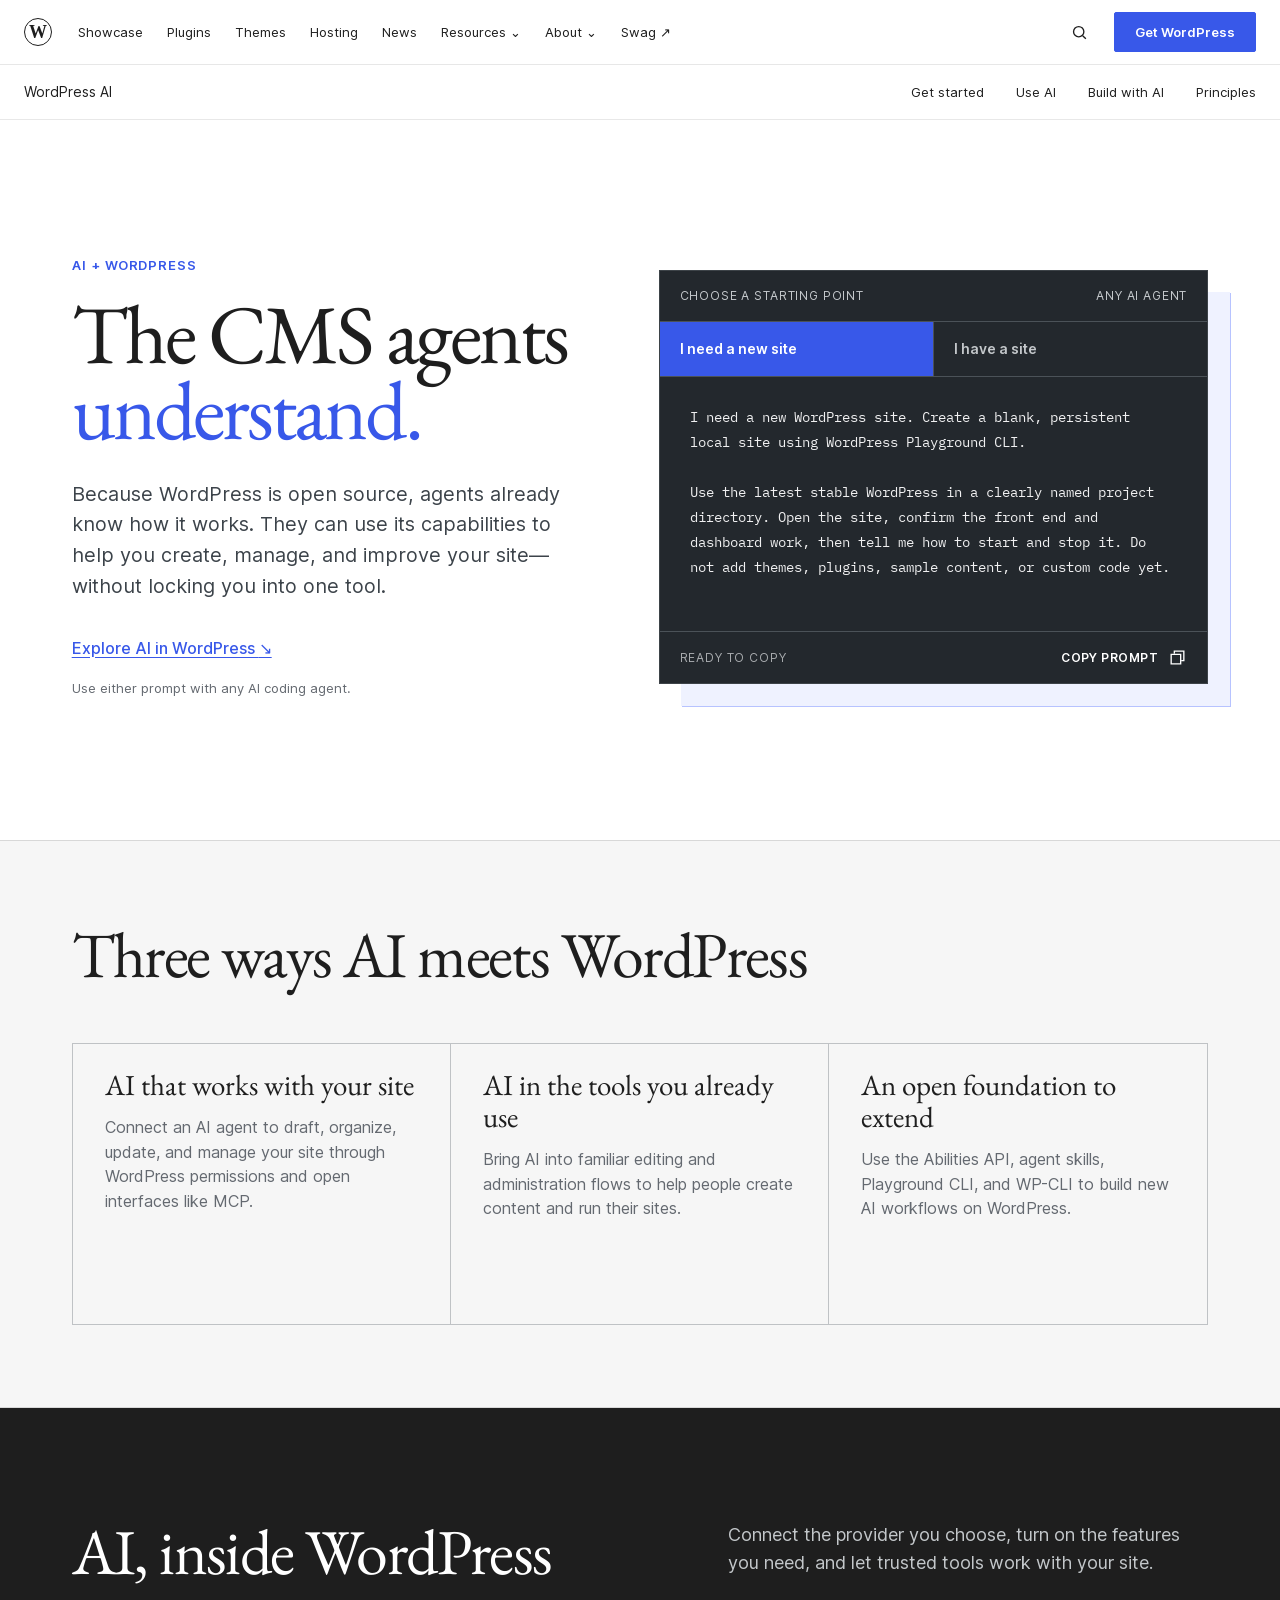
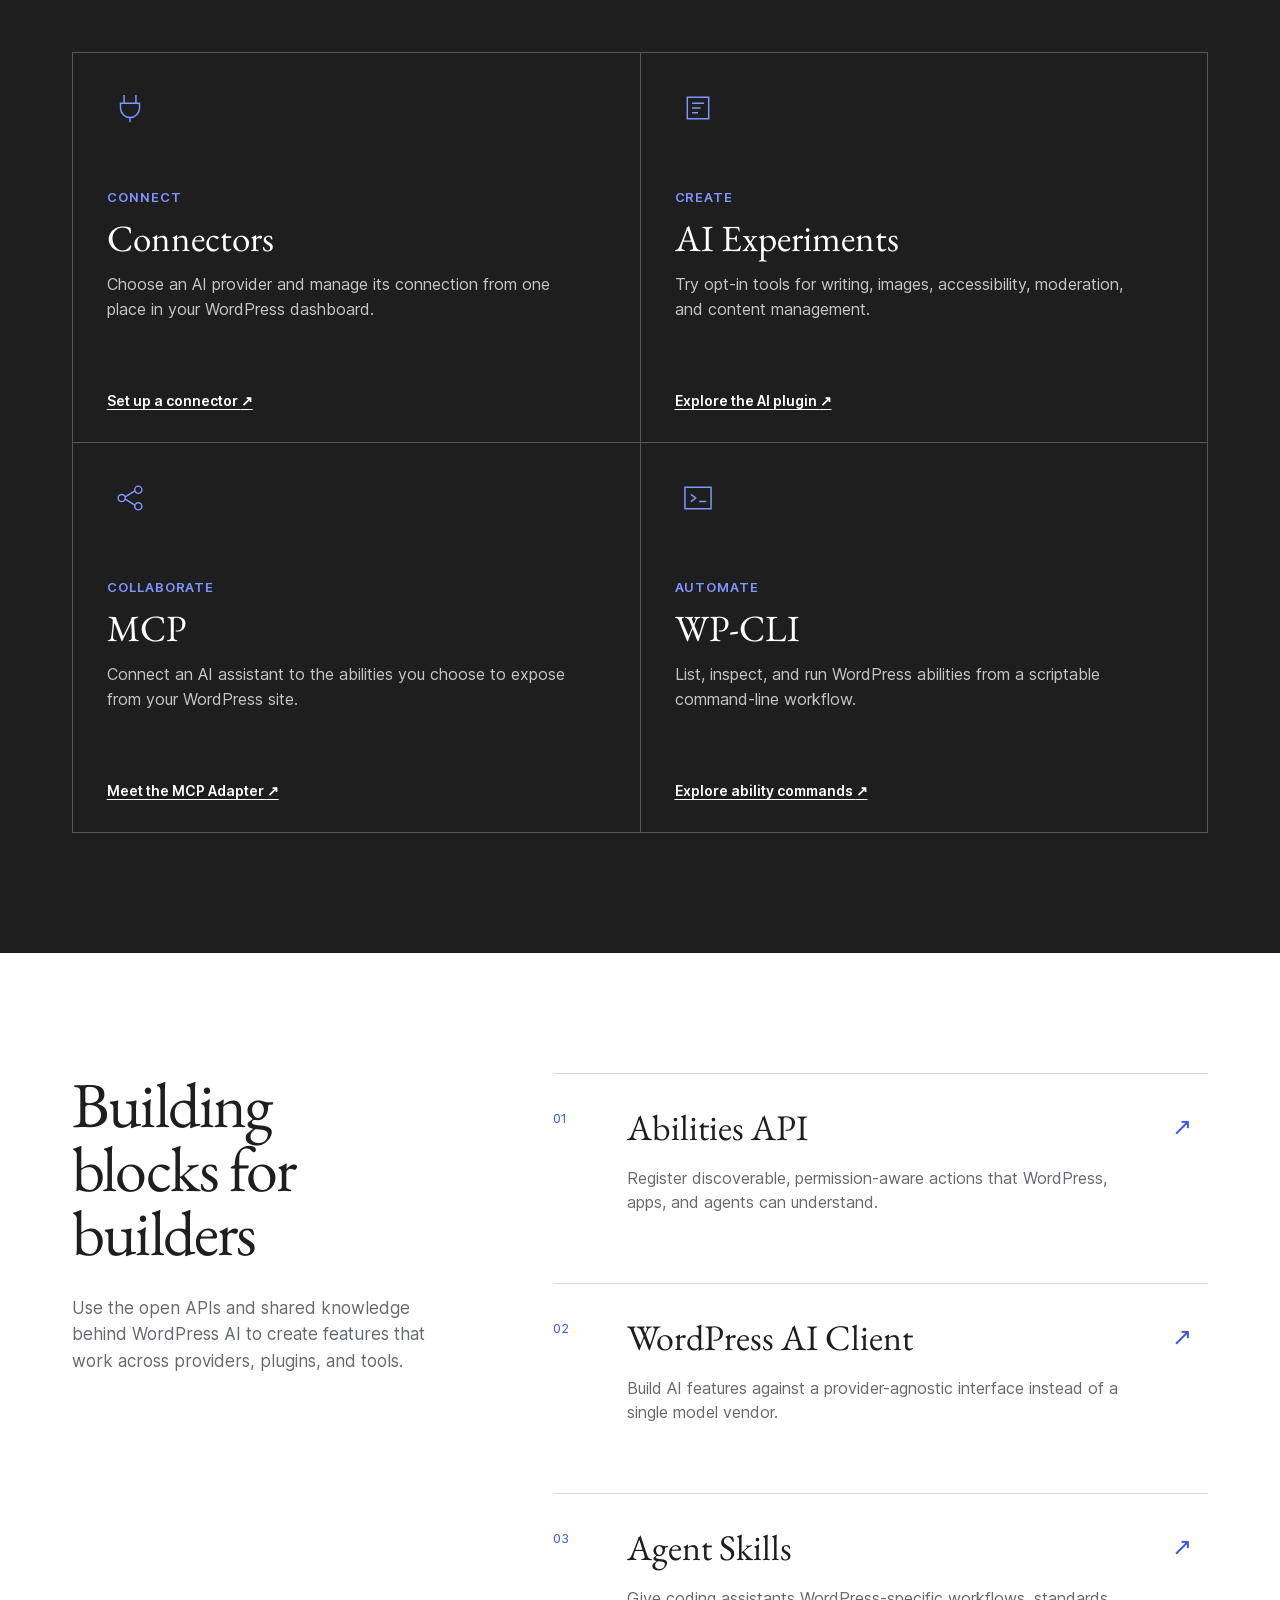
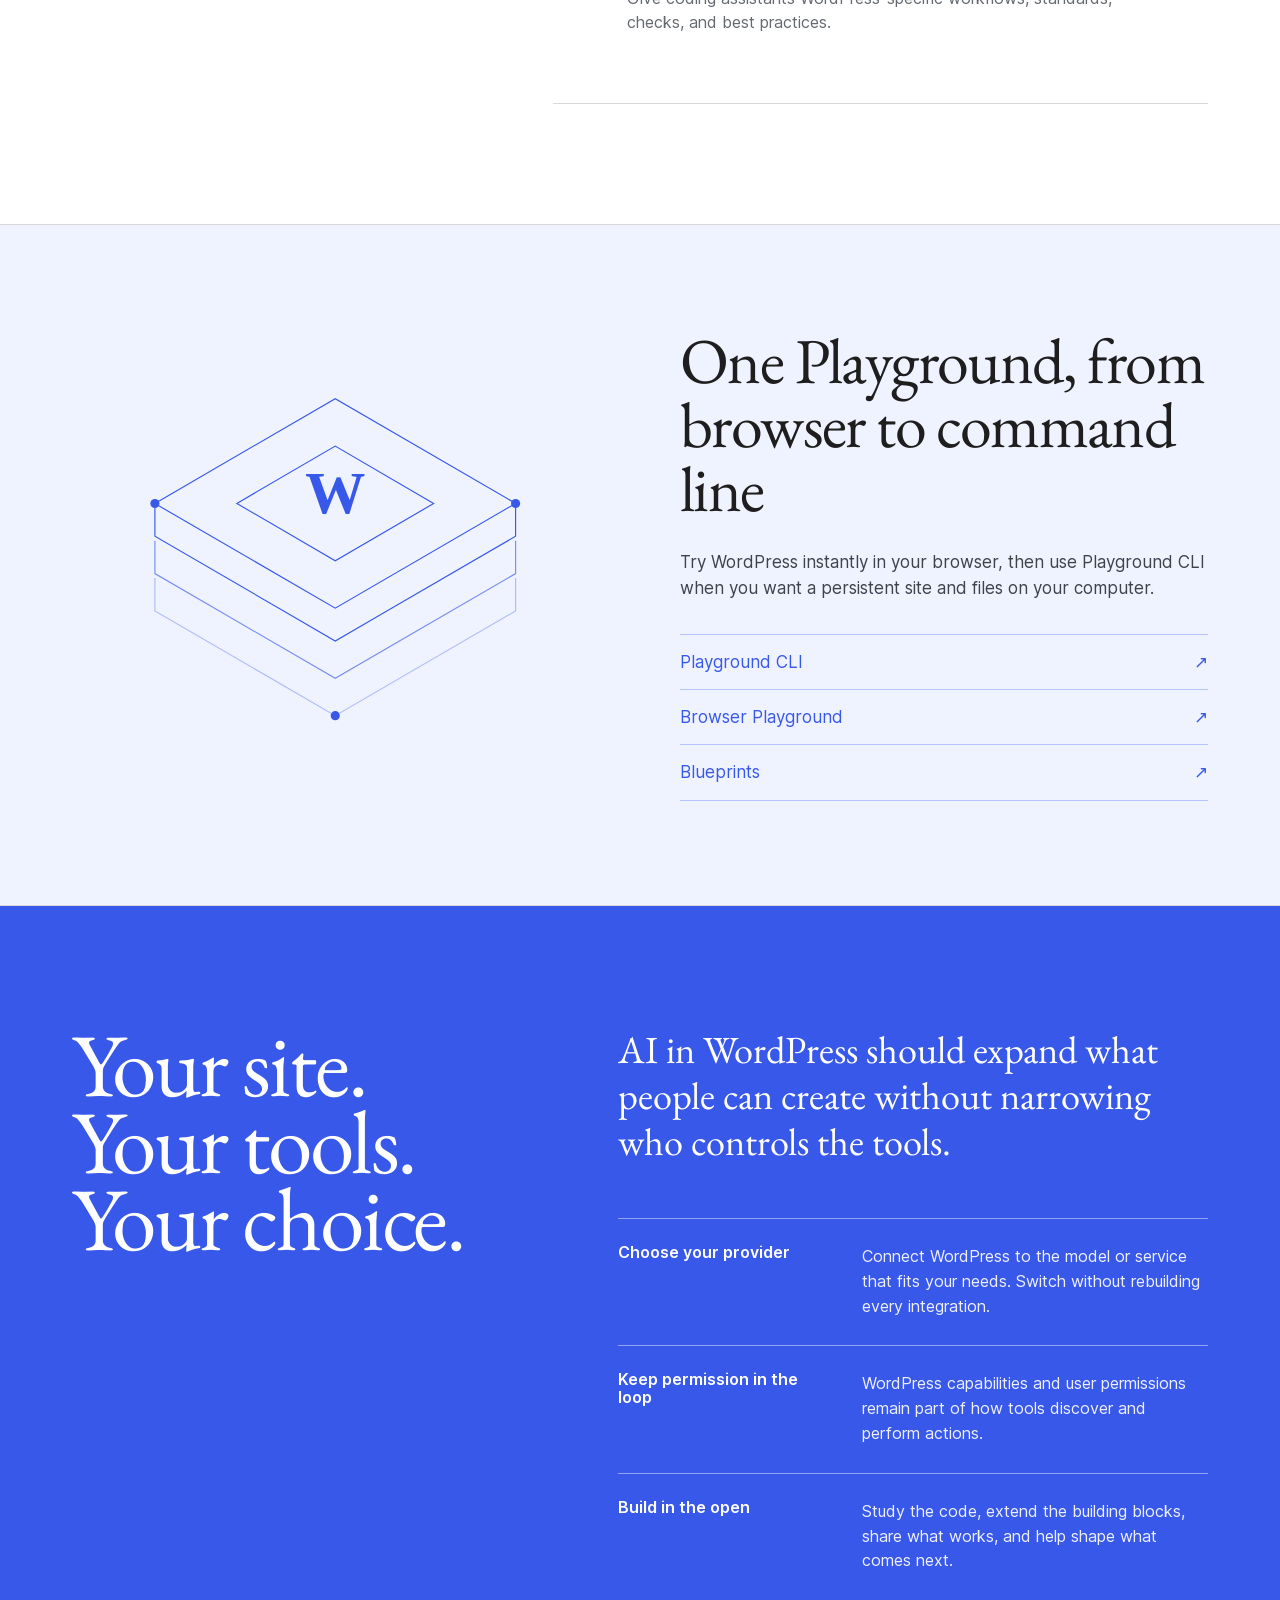
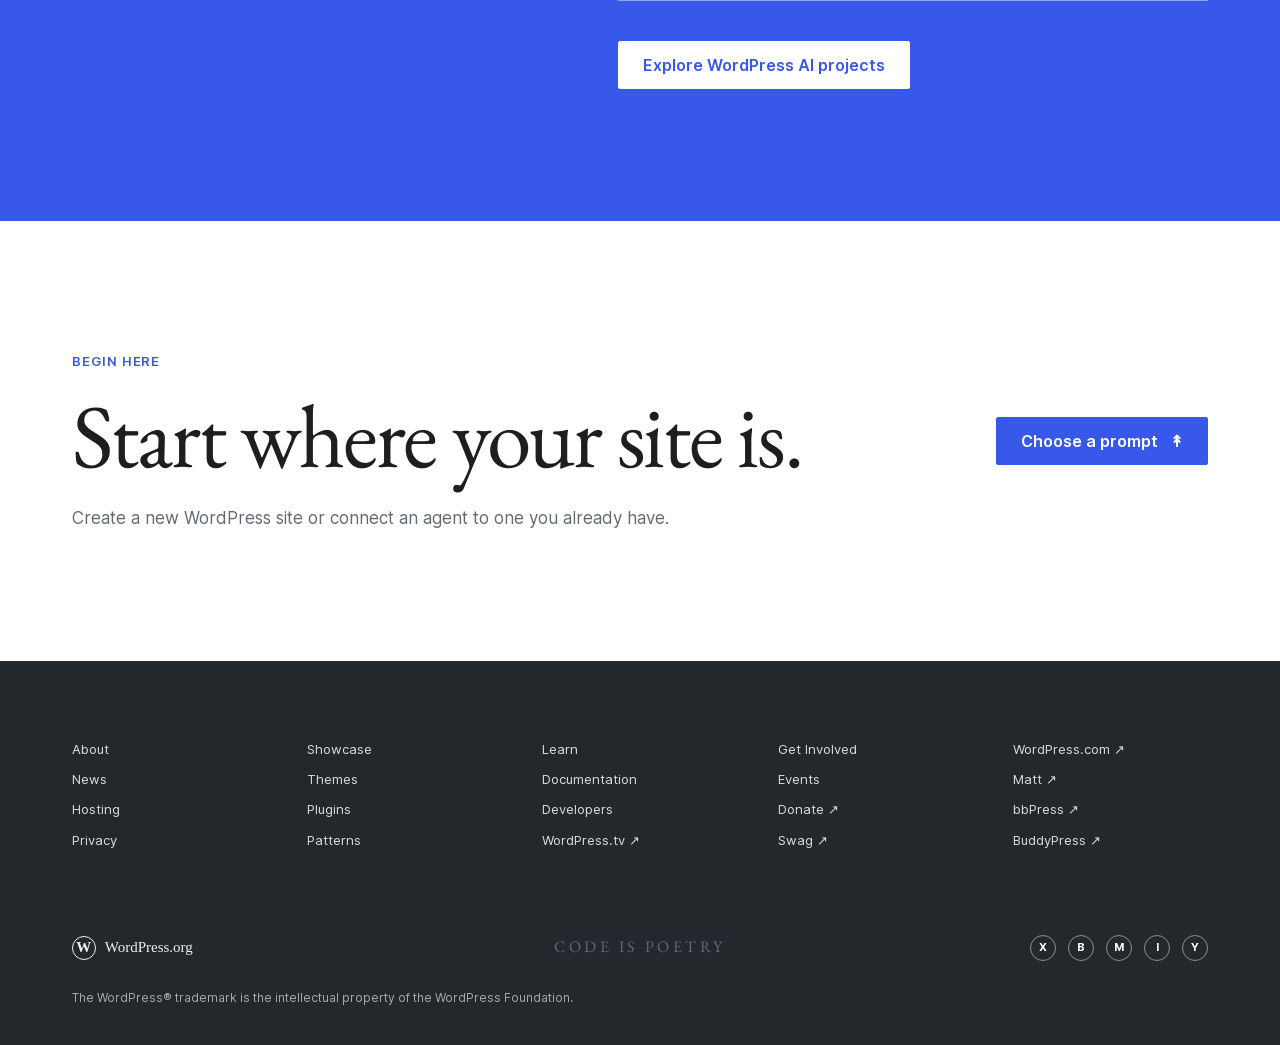
<file: wordpress-org-ai/index.html>
<!doctype html>
<html lang="en">
<head>
  <meta charset="utf-8">
  <meta name="viewport" content="width=device-width, initial-scale=1">
  <meta name="description" content="Start with AI and WordPress. Create a local site, explore AI tools in WordPress, and build with open developer tools.">
  <title>AI and WordPress — WordPress.org</title>
  <link rel="icon" href="./assets/favicon.svg" type="image/svg+xml">
  <link rel="stylesheet" href="./styles.css">
  <script src="./app.js" defer></script>
</head>
<body>
  <a class="skip-link" href="#main">Skip to content</a>

  <header class="global-header">
    <div class="global-header__inner">
      <a class="wp-brand" href="https://wordpress.org/" aria-label="WordPress.org home">
        <span class="wp-mark" aria-hidden="true">W</span>
      </a>

      <button class="menu-toggle" type="button" aria-expanded="false" aria-controls="global-navigation">
        <span>Menu</span>
        <svg viewBox="0 0 24 24" aria-hidden="true"><path d="M4 7h16M4 12h16M4 17h16"/></svg>
      </button>

      <nav class="global-nav" id="global-navigation" aria-label="Main">
        <a href="https://wordpress.org/showcase/">Showcase</a>
        <a href="https://wordpress.org/plugins/">Plugins</a>
        <a href="https://wordpress.org/themes/">Themes</a>
        <a href="https://wordpress.org/hosting/">Hosting</a>
        <a href="https://wordpress.org/news/">News</a>
        <a href="https://wordpress.org/documentation/">Resources <span aria-hidden="true">⌄</span></a>
        <a href="https://wordpress.org/about/">About <span aria-hidden="true">⌄</span></a>
        <a href="https://mercantile.wordpress.org/">Swag <span aria-hidden="true">↗</span></a>
      </nav>

      <div class="global-actions">
        <a class="search-link" href="https://wordpress.org/search/" aria-label="Search WordPress.org">
          <svg viewBox="0 0 24 24" aria-hidden="true"><circle cx="11" cy="11" r="6.5"/><path d="m16 16 4 4"/></svg>
        </a>
        <a class="button button--small" href="https://wordpress.org/download/">Get WordPress</a>
      </div>
    </div>
  </header>

  <div class="section-nav">
    <div class="section-nav__inner">
      <a class="section-nav__title" href="#top">WordPress AI</a>
      <nav aria-label="AI section">
        <a href="#get-started">Get started</a>
        <a href="#use-ai">Use AI</a>
        <a href="#build">Build with AI</a>
        <a href="#principles">Principles</a>
      </nav>
    </div>
  </div>

  <main id="main">
    <section class="hero" id="top" aria-labelledby="hero-title">
      <div class="hero__inner">
        <div class="hero__copy">
          <p class="kicker">AI + WordPress</p>
          <h1 id="hero-title">The CMS agents<br><span>understand.</span></h1>
          <p class="hero__lede">Because WordPress is open source, agents already know how it works. They can use its capabilities to help you create, manage, and improve your site—without locking you into one tool.</p>
          <div class="hero__actions">
            <a class="text-link" href="#use-ai">Explore AI in WordPress <span aria-hidden="true">↘</span></a>
          </div>
          <p class="hero__note">Use either prompt with any AI coding agent.</p>
        </div>

        <div class="prompt-card" id="get-started">
          <div class="prompt-card__header">
            <span>Choose a starting point</span>
            <span>Any AI agent</span>
          </div>
          <div class="prompt-card__tabs" role="tablist" aria-label="Choose a WordPress starting point">
            <button class="prompt-tab is-active" id="new-site-tab" type="button" role="tab" aria-selected="true" aria-controls="new-site-prompt" data-prompt-target="new-site-prompt">I need a new site</button>
            <button class="prompt-tab" id="existing-site-tab" type="button" role="tab" aria-selected="false" aria-controls="existing-site-prompt" data-prompt-target="existing-site-prompt" tabindex="-1">I have a site</button>
          </div>
          <pre class="prompt-panel" id="new-site-prompt" role="tabpanel" tabindex="0" aria-labelledby="new-site-tab">I need a new WordPress site. Create a blank, persistent local site using WordPress Playground CLI.

Use the latest stable WordPress in a clearly named project directory. Open the site, confirm the front end and dashboard work, then tell me how to start and stop it. Do not add themes, plugins, sample content, or custom code yet.</pre>
          <pre class="prompt-panel" id="existing-site-prompt" role="tabpanel" tabindex="0" aria-labelledby="existing-site-tab" hidden>I have a WordPress site. Help me connect it to my AI agent with the official WordPress MCP Adapter.

Ask for the site URL and check its REST API index for /mcp/mcp-adapter-default-server. If the route is missing, check compatibility and give me safe installation and activation steps. Then help me configure the endpoint using an Application Password for a WordPress user with only the permissions needed. Verify the connection before making changes.</pre>
          <div class="prompt-card__footer">
            <span class="copy-status" aria-live="polite">Ready to copy</span>
            <button class="prompt-copy copy-trigger" type="button" data-copy-target="new-site-prompt">
              <span>Copy prompt</span>
              <svg viewBox="0 0 24 24" aria-hidden="true"><path d="M8 7V4h12v12h-3M4 8h12v12H4z"/></svg>
            </button>
          </div>
        </div>
      </div>
    </section>

    <section class="start-path" aria-labelledby="start-title">
      <div class="start-path__inner">
        <div class="start-path__intro">
          <h2 id="start-title">Three ways AI meets WordPress</h2>
        </div>
        <div class="steps">
          <article>
            <h3>AI that works with your site</h3>
            <p>Connect an AI agent to draft, organize, update, and manage your site through WordPress permissions and open interfaces like MCP.</p>
          </article>
          <article>
            <h3>AI in the tools you already use</h3>
            <p>Bring AI into familiar editing and administration flows to help people create content and run their sites.</p>
          </article>
          <article>
            <h3>An open foundation to extend</h3>
            <p>Use the Abilities API, agent skills, Playground CLI, and WP-CLI to build new AI workflows on WordPress.</p>
          </article>
        </div>
      </div>
    </section>

    <section class="inside-wp" id="use-ai" aria-labelledby="inside-title">
      <div class="inside-wp__inner">
        <div class="section-heading section-heading--dark">
          <div>
            <h2 id="inside-title">AI, inside WordPress</h2>
          </div>
          <p>Connect the provider you choose, turn on the features you need, and let trusted tools work with your site.</p>
        </div>

        <div class="tool-grid tool-grid--users">
          <a class="tool-card" href="https://wordpress.org/documentation/article/settings-connectors-screen/">
            <span class="tool-card__icon" aria-hidden="true">
              <svg viewBox="0 0 32 32"><path d="M11 5v7m10-7v7M8 12h16v4a8 8 0 0 1-8 8 8 8 0 0 1-8-8zM16 24v4"/></svg>
            </span>
            <div>
              <p class="tool-card__label">Connect</p>
              <h3>Connectors</h3>
              <p>Choose an AI provider and manage its connection from one place in your WordPress dashboard.</p>
            </div>
            <span class="tool-card__link">Set up a connector <span aria-hidden="true">↗</span></span>
          </a>

          <a class="tool-card" href="https://wordpress.org/plugins/ai/">
            <span class="tool-card__icon" aria-hidden="true">
              <svg viewBox="0 0 32 32"><path d="M7 7h18v18H7zM11 12h10m-10 4h7m-7 4h5"/></svg>
            </span>
            <div>
              <p class="tool-card__label">Create</p>
              <h3>AI Experiments</h3>
              <p>Try opt-in tools for writing, images, accessibility, moderation, and content management.</p>
            </div>
            <span class="tool-card__link">Explore the AI plugin <span aria-hidden="true">↗</span></span>
          </a>

          <a class="tool-card" href="https://developer.wordpress.org/news/2026/02/from-abilities-to-ai-agents-introducing-the-wordpress-mcp-adapter/">
            <span class="tool-card__icon" aria-hidden="true">
              <svg viewBox="0 0 32 32"><circle cx="9" cy="16" r="3"/><circle cx="23" cy="9" r="3"/><circle cx="23" cy="23" r="3"/><path d="m12 15 8-5m-8 7 8 5"/></svg>
            </span>
            <div>
              <p class="tool-card__label">Collaborate</p>
              <h3>MCP</h3>
              <p>Connect an AI assistant to the abilities you choose to expose from your WordPress site.</p>
            </div>
            <span class="tool-card__link">Meet the MCP Adapter <span aria-hidden="true">↗</span></span>
          </a>

          <a class="tool-card" href="https://developer.wordpress.org/cli/commands/ability/">
            <span class="tool-card__icon" aria-hidden="true">
              <svg viewBox="0 0 32 32"><path d="M5 7h22v18H5zM10 13l4 3-4 3m7 0h6"/></svg>
            </span>
            <div>
              <p class="tool-card__label">Automate</p>
              <h3>WP-CLI</h3>
              <p>List, inspect, and run WordPress abilities from a scriptable command-line workflow.</p>
            </div>
            <span class="tool-card__link">Explore ability commands <span aria-hidden="true">↗</span></span>
          </a>
        </div>
      </div>
    </section>

    <section class="builders" id="build" aria-labelledby="builders-title">
      <div class="builders__inner">
        <div class="builders__intro">
          <h2 id="builders-title">Building blocks for builders</h2>
          <p>Use the open APIs and shared knowledge behind WordPress AI to create features that work across providers, plugins, and tools.</p>
        </div>

        <div class="builder-list">
          <a href="https://developer.wordpress.org/apis/abilities-api/">
            <span class="builder-list__number">01</span>
            <div>
              <h3>Abilities API</h3>
              <p>Register discoverable, permission-aware actions that WordPress, apps, and agents can understand.</p>
            </div>
            <span class="builder-list__arrow" aria-hidden="true">↗</span>
          </a>
          <a href="https://developer.wordpress.org/reference/classes/wordpress-aiclient-aiclient/">
            <span class="builder-list__number">02</span>
            <div>
              <h3>WordPress AI Client</h3>
              <p>Build AI features against a provider-agnostic interface instead of a single model vendor.</p>
            </div>
            <span class="builder-list__arrow" aria-hidden="true">↗</span>
          </a>
          <a href="https://github.com/WordPress/agent-skills/">
            <span class="builder-list__number">03</span>
            <div>
              <h3>Agent Skills</h3>
              <p>Give coding assistants WordPress-specific workflows, standards, checks, and best practices.</p>
            </div>
            <span class="builder-list__arrow" aria-hidden="true">↗</span>
          </a>
        </div>
      </div>
    </section>

    <section class="workspace" aria-labelledby="workspace-title">
      <div class="workspace__inner">
        <div class="workspace__diagram" aria-hidden="true">
          <svg viewBox="0 0 580 410" role="img">
            <g fill="none" stroke="currentColor">
              <path d="m91 141 198-115 198 115-198 115z"/>
              <path d="m91 141v36l198 115 198-115v-36"/>
              <path d="m91 182v36l198 115 198-115v-36" opacity=".65"/>
              <path d="m91 223v36l198 115 198-115v-36" opacity=".35"/>
              <path d="m181 141 108-63 108 63-108 63z"/>
            </g>
            <text x="289" y="151" text-anchor="middle">W</text>
            <g class="diagram-nodes">
              <circle cx="91" cy="141" r="5"/>
              <circle cx="487" cy="141" r="5"/>
              <circle cx="289" cy="374" r="5"/>
            </g>
          </svg>
        </div>
        <div class="workspace__copy">
          <h2 id="workspace-title">One Playground, from browser to command line</h2>
          <p>Try WordPress instantly in your browser, then use Playground CLI when you want a persistent site and files on your computer.</p>
          <div class="workspace__links">
            <a href="https://developer.wordpress.org/playground/developers/local-development/wp-playground-cli/">Playground CLI <span aria-hidden="true">↗</span></a>
            <a href="https://wordpress.org/playground/">Browser Playground <span aria-hidden="true">↗</span></a>
            <a href="https://developer.wordpress.org/playground/blueprints/">Blueprints <span aria-hidden="true">↗</span></a>
          </div>
        </div>
      </div>
    </section>

    <section class="principles" id="principles" aria-labelledby="principles-title">
      <div class="principles__inner">
        <div class="principles__heading">
          <h2 id="principles-title">Your site.<br>Your tools.<br>Your choice.</h2>
        </div>
        <div class="principles__body">
          <p class="principles__lead">AI in WordPress should expand what people can create without narrowing who controls the tools.</p>
          <div class="principle-list">
            <article>
              <h3>Choose your provider</h3>
              <p>Connect WordPress to the model or service that fits your needs. Switch without rebuilding every integration.</p>
            </article>
            <article>
              <h3>Keep permission in the loop</h3>
              <p>WordPress capabilities and user permissions remain part of how tools discover and perform actions.</p>
            </article>
            <article>
              <h3>Build in the open</h3>
              <p>Study the code, extend the building blocks, share what works, and help shape what comes next.</p>
            </article>
          </div>
          <a class="button button--light" href="https://make.wordpress.org/ai/handbook/projects/">Explore WordPress AI projects</a>
        </div>
      </div>
    </section>

    <section class="final-cta" aria-labelledby="final-title">
      <div class="final-cta__inner">
        <div>
          <p class="kicker">Begin here</p>
          <h2 id="final-title">Start where your site is.</h2>
          <p>Create a new WordPress site or connect an agent to one you already have.</p>
        </div>
        <a class="button" href="#get-started">Choose a prompt <span aria-hidden="true">↟</span></a>
      </div>
    </section>
  </main>

  <footer class="site-footer">
    <div class="site-footer__inner">
      <nav class="footer-nav" aria-label="Footer">
        <div>
          <a href="https://wordpress.org/about/">About</a>
          <a href="https://wordpress.org/news/">News</a>
          <a href="https://wordpress.org/hosting/">Hosting</a>
          <a href="https://wordpress.org/about/privacy/">Privacy</a>
        </div>
        <div>
          <a href="https://wordpress.org/showcase/">Showcase</a>
          <a href="https://wordpress.org/themes/">Themes</a>
          <a href="https://wordpress.org/plugins/">Plugins</a>
          <a href="https://wordpress.org/patterns/">Patterns</a>
        </div>
        <div>
          <a href="https://learn.wordpress.org/">Learn</a>
          <a href="https://wordpress.org/documentation/">Documentation</a>
          <a href="https://developer.wordpress.org/">Developers</a>
          <a href="https://wordpress.tv/">WordPress.tv <span aria-hidden="true">↗</span></a>
        </div>
        <div>
          <a href="https://make.wordpress.org/">Get Involved</a>
          <a href="https://events.wordpress.org/">Events</a>
          <a href="https://wordpressfoundation.org/donate/">Donate <span aria-hidden="true">↗</span></a>
          <a href="https://mercantile.wordpress.org/">Swag <span aria-hidden="true">↗</span></a>
        </div>
        <div>
          <a href="https://wordpress.com/">WordPress.com <span aria-hidden="true">↗</span></a>
          <a href="https://ma.tt/">Matt <span aria-hidden="true">↗</span></a>
          <a href="https://bbpress.org/">bbPress <span aria-hidden="true">↗</span></a>
          <a href="https://buddypress.org/">BuddyPress <span aria-hidden="true">↗</span></a>
        </div>
      </nav>

      <div class="footer-meta">
        <a class="footer-wordmark" href="https://wordpress.org/">
          <span class="wp-mark wp-mark--footer" aria-hidden="true">W</span>
          <span>WordPress.org</span>
        </a>
        <p class="code-is-poetry">Code is Poetry</p>
        <nav class="social-links" aria-label="Social media">
          <a href="https://www.x.com/WordPress" aria-label="WordPress on X">X</a>
          <a href="https://bsky.app/profile/wordpress.org" aria-label="WordPress on Bluesky">B</a>
          <a href="https://mastodon.world/@WordPress" aria-label="WordPress on Mastodon">M</a>
          <a href="https://www.instagram.com/wordpress/" aria-label="WordPress on Instagram">I</a>
          <a href="https://www.youtube.com/wordpress" aria-label="WordPress on YouTube">Y</a>
        </nav>
      </div>
      <p class="trademark">The WordPress® trademark is the intellectual property of the WordPress Foundation.</p>
    </div>
  </footer>
</body>
</html>
</file>
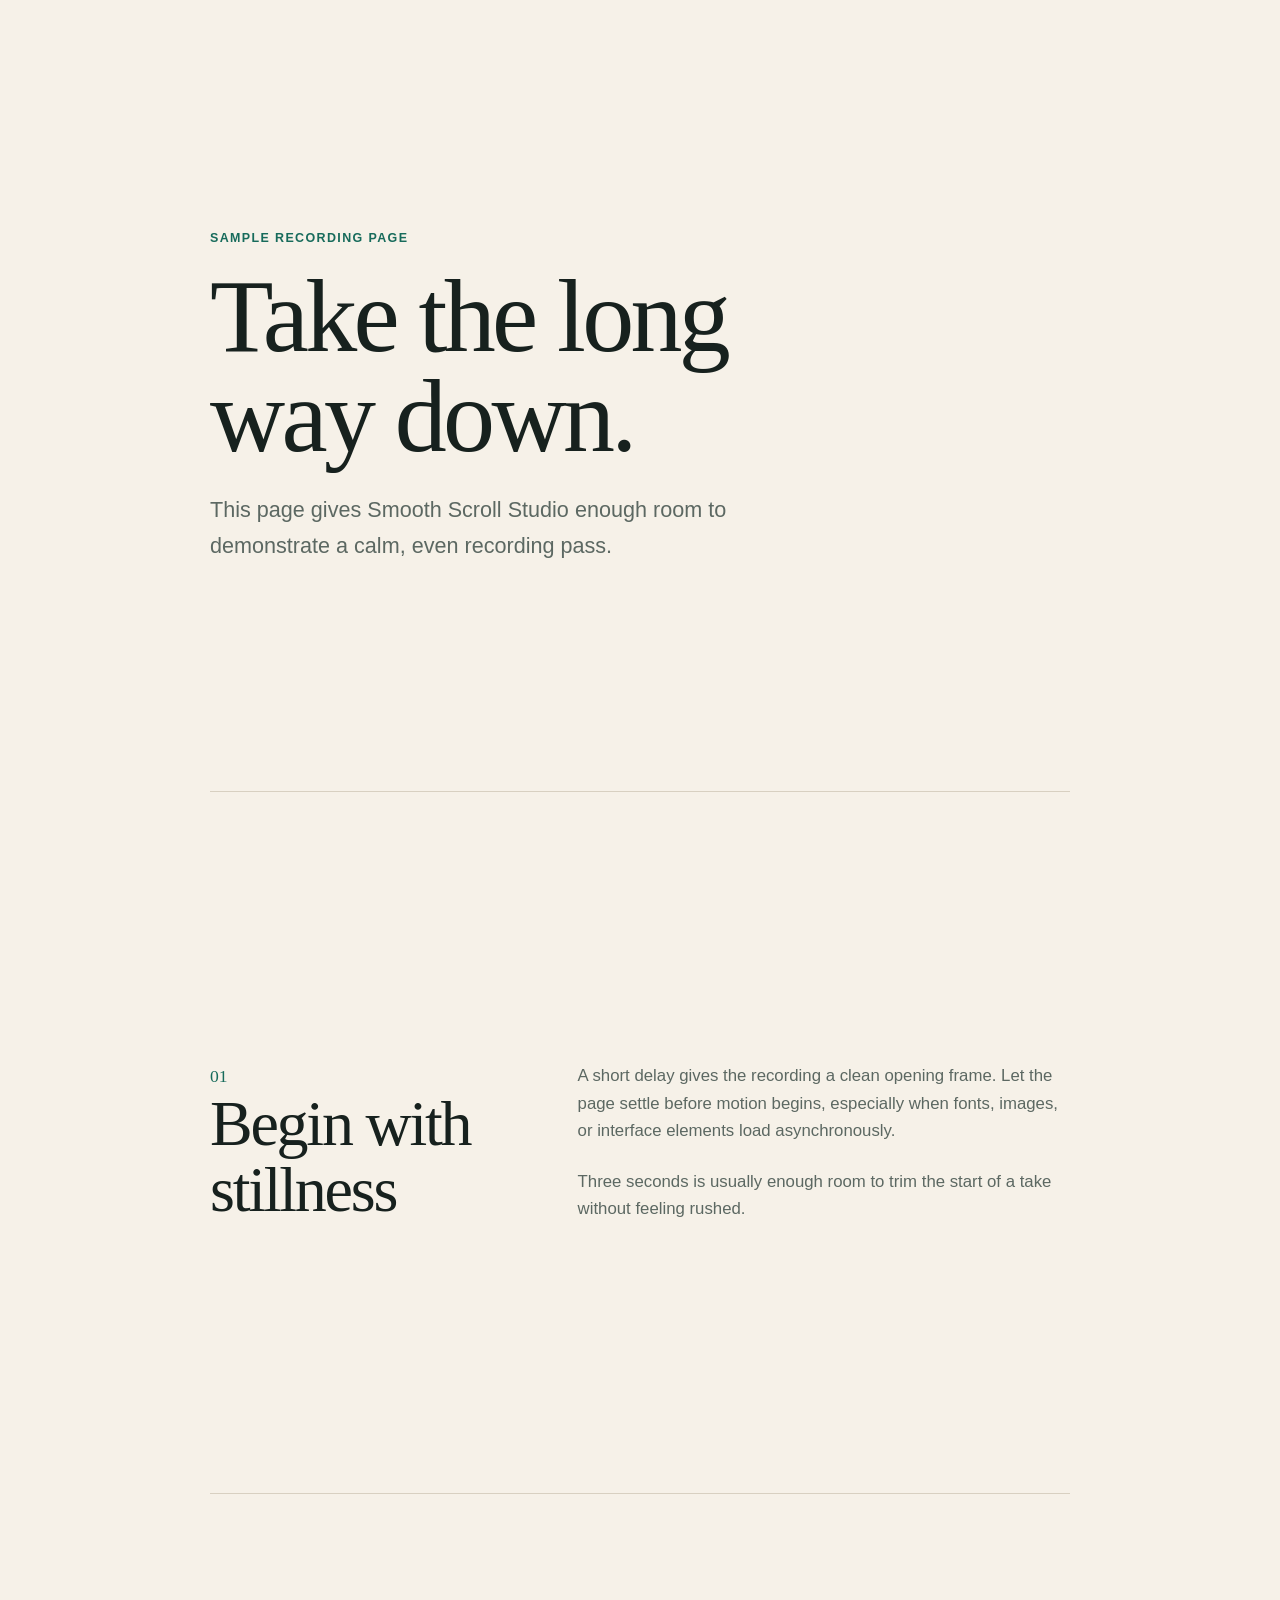
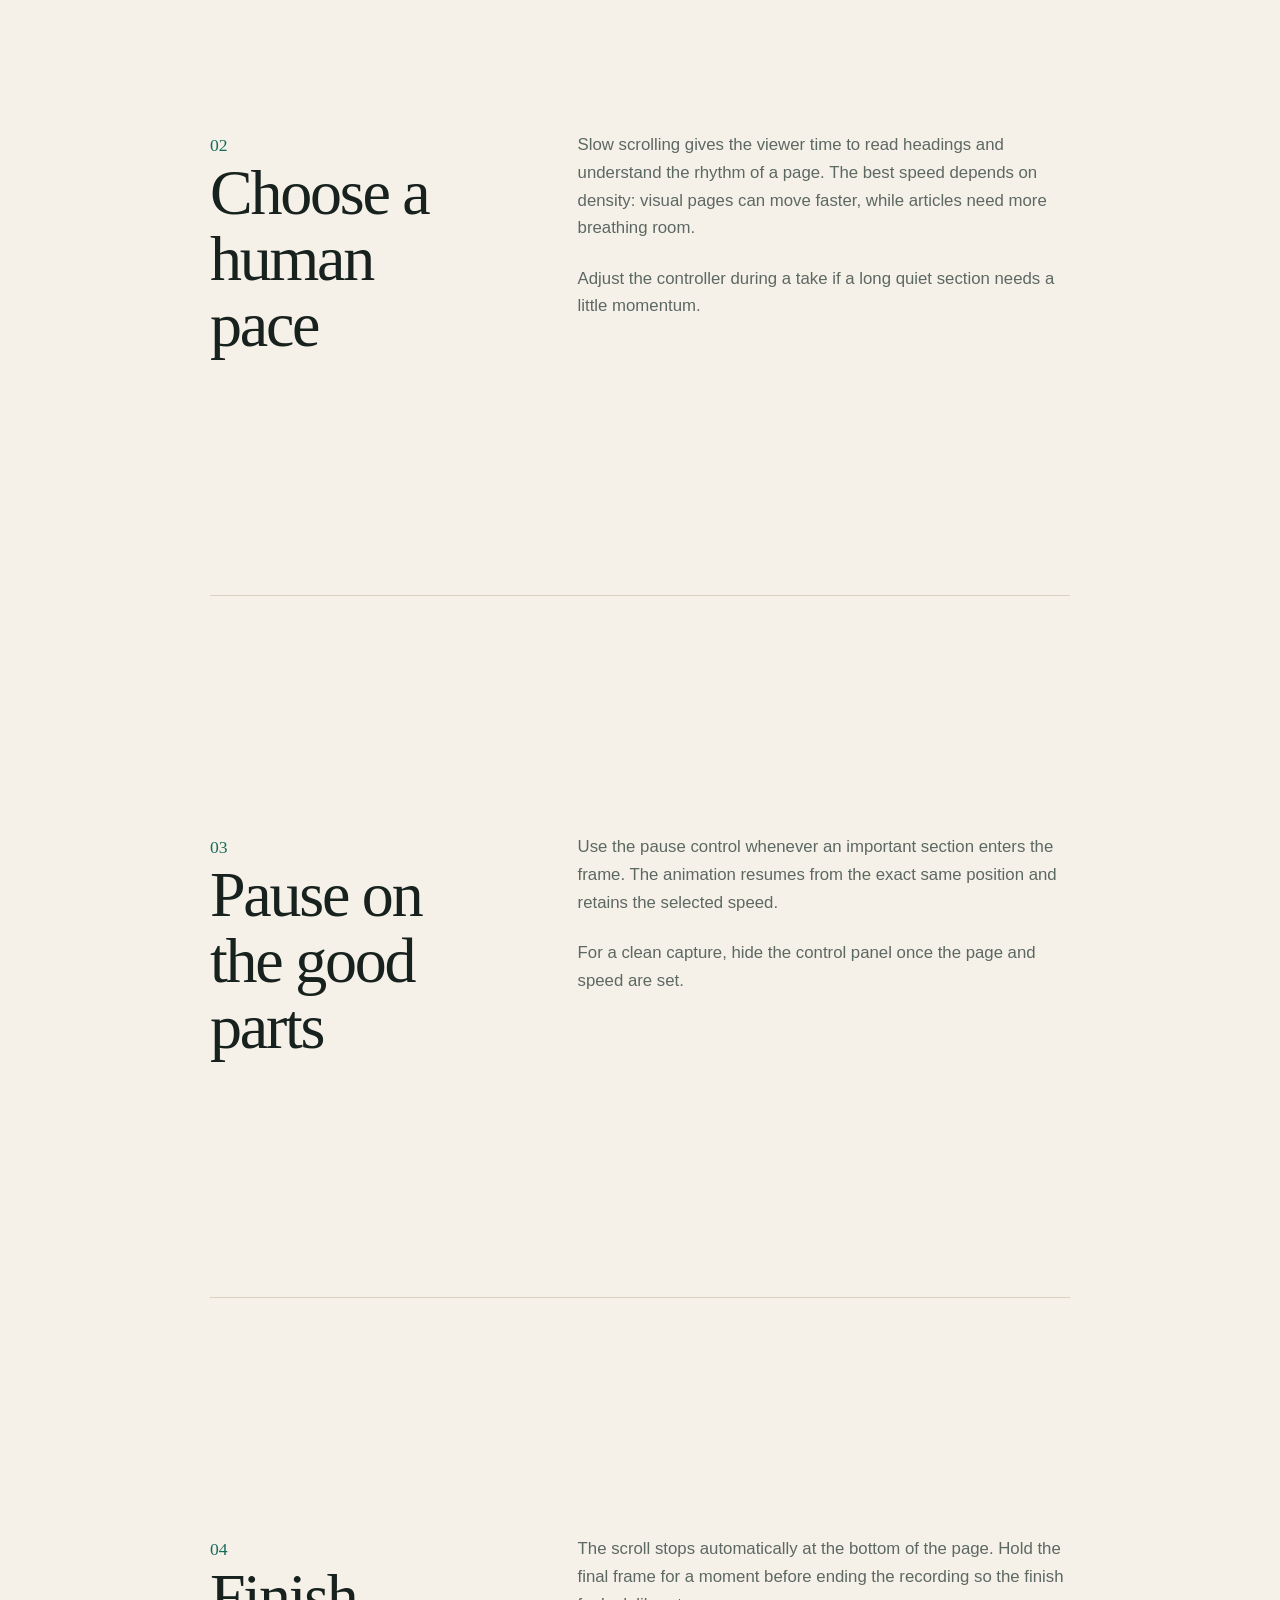
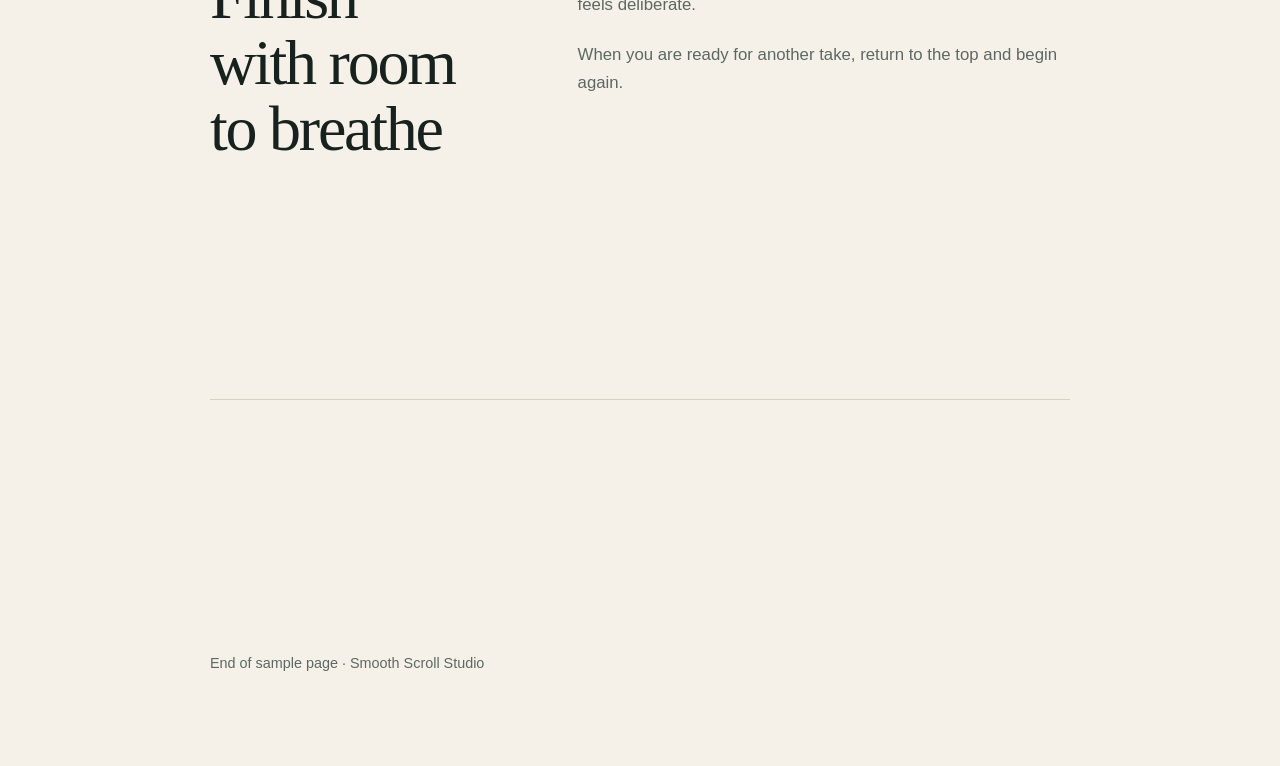
<file: smooth-scroll-studio/sample-page.html>
<!doctype html>
<html lang="en">
<head>
  <meta charset="utf-8">
  <meta name="viewport" content="width=device-width, initial-scale=1">
  <title>A sample page for smooth scrolling</title>
  <style>
    :root {
      color-scheme: light;
      --paper: #f6f1e8;
      --ink: #17211e;
      --muted: #5c6862;
      --accent: #176b5b;
      --line: #d8d0c1;
      --serif: Georgia, "Times New Roman", serif;
      --sans: -apple-system, BlinkMacSystemFont, "Segoe UI", sans-serif;
    }

    * { box-sizing: border-box; }

    html { scroll-behavior: auto; }

    body {
      margin: 0;
      background: var(--paper);
      color: var(--ink);
      font-family: var(--sans);
      line-height: 1.65;
    }

    .shell { width: min(calc(100% - 48px), 860px); margin: 0 auto; }

    header {
      min-height: 88vh;
      display: grid;
      align-content: center;
      padding: 80px 0;
      border-bottom: 1px solid var(--line);
    }

    .eyebrow {
      margin: 0 0 18px;
      color: var(--accent);
      font-size: .78rem;
      font-weight: 750;
      letter-spacing: .11em;
      text-transform: uppercase;
    }

    h1, h2 { font-family: var(--serif); font-weight: 500; letter-spacing: -.035em; }

    h1 {
      max-width: 11ch;
      margin: 0 0 26px;
      font-size: clamp(3rem, 10vw, 6.5rem);
      line-height: .96;
    }

    .dek { max-width: 35rem; margin: 0; color: var(--muted); font-size: clamp(1.1rem, 2.2vw, 1.35rem); }

    main { padding-bottom: 18vh; }

    section {
      min-height: 78vh;
      display: grid;
      grid-template-columns: minmax(0, .7fr) minmax(0, 1.3fr);
      gap: 8vw;
      align-content: center;
      padding: 90px 0;
      border-bottom: 1px solid var(--line);
    }

    .number { color: var(--accent); font-family: var(--serif); font-size: 1.1rem; }

    h2 { max-width: 12ch; margin: 0; font-size: clamp(2.2rem, 5vw, 4.2rem); line-height: 1.03; }

    .copy { max-width: 34rem; color: var(--muted); font-size: 1.05rem; }
    .copy p { margin: 0 0 1.35em; }
    .copy p:last-child { margin-bottom: 0; }

    footer { padding: 90px 0; color: var(--muted); font-size: .9rem; }

    @media (max-width: 650px) {
      .shell { width: min(calc(100% - 32px), 860px); }
      section { grid-template-columns: 1fr; gap: 30px; }
    }
  </style>
</head>
<body>
  <div class="shell">
    <header>
      <p class="eyebrow">Sample recording page</p>
      <h1>Take the long way down.</h1>
      <p class="dek">This page gives Smooth Scroll Studio enough room to demonstrate a calm, even recording pass.</p>
    </header>

    <main>
      <section>
        <div>
          <span class="number">01</span>
          <h2>Begin with stillness</h2>
        </div>
        <div class="copy">
          <p>A short delay gives the recording a clean opening frame. Let the page settle before motion begins, especially when fonts, images, or interface elements load asynchronously.</p>
          <p>Three seconds is usually enough room to trim the start of a take without feeling rushed.</p>
        </div>
      </section>

      <section>
        <div>
          <span class="number">02</span>
          <h2>Choose a human pace</h2>
        </div>
        <div class="copy">
          <p>Slow scrolling gives the viewer time to read headings and understand the rhythm of a page. The best speed depends on density: visual pages can move faster, while articles need more breathing room.</p>
          <p>Adjust the controller during a take if a long quiet section needs a little momentum.</p>
        </div>
      </section>

      <section>
        <div>
          <span class="number">03</span>
          <h2>Pause on the good parts</h2>
        </div>
        <div class="copy">
          <p>Use the pause control whenever an important section enters the frame. The animation resumes from the exact same position and retains the selected speed.</p>
          <p>For a clean capture, hide the control panel once the page and speed are set.</p>
        </div>
      </section>

      <section>
        <div>
          <span class="number">04</span>
          <h2>Finish with room to breathe</h2>
        </div>
        <div class="copy">
          <p>The scroll stops automatically at the bottom of the page. Hold the final frame for a moment before ending the recording so the finish feels deliberate.</p>
          <p>When you are ready for another take, return to the top and begin again.</p>
        </div>
      </section>
    </main>

    <footer>End of sample page · Smooth Scroll Studio</footer>
  </div>
</body>
</html>
</file>
<file: sock-a-polloza/styles.css>
@font-face {
  font-family: Inter;
  font-style: normal;
  font-weight: 100 900;
  font-display: swap;
  src: url('./assets/inter-latin.woff2') format('woff2');
}

:root {
  color-scheme: light;
  --ink: #191919;
  --blue: #243dc8;
  --cream: #f8f6f1;
  --font: Inter, -apple-system, BlinkMacSystemFont, "Segoe UI", sans-serif;
}

* { box-sizing: border-box; }
body { min-width: 320px; margin: 0; color: var(--ink); background: white; font: 400 16px/1.5 var(--font); -webkit-font-smoothing: antialiased; }
img { display: block; max-width: 100%; }
a { color: inherit; }
a:focus-visible { outline: 3px solid #eb7948; outline-offset: 4px; }
h1, p { margin-top: 0; }
.skip-link { position: absolute; z-index: 10; top: 8px; left: 8px; padding: 10px 14px; background: var(--ink); color: white; transform: translateY(-160%); }
.skip-link:focus { transform: translateY(0); }

.site-header, .site-footer { width: min(100% - 80px, 1440px); margin-inline: auto; }
.site-header { min-height: 84px; display: flex; align-items: center; justify-content: space-between; gap: 24px; }
.brand img { width: 144px; height: auto; }
.header-note { color: var(--blue); font-size: 11px; font-weight: 800; letter-spacing: .13em; text-align: right; }

.offer { min-height: min(670px, calc(100svh - 150px)); display: grid; grid-template-columns: 52% 48%; background: var(--cream); }
.offer-copy { width: min(100% - 80px, 590px); align-self: center; justify-self: end; padding: 54px 56px 56px 0; }
.eyebrow { margin-bottom: 24px; color: var(--blue); font-size: 11px; font-weight: 800; letter-spacing: .13em; }
.eyebrow span { margin-right: 7px; font-size: 18px; vertical-align: -2px; }
h1 { margin-bottom: 23px; font-size: clamp(50px, 5.1vw, 78px); font-weight: 800; letter-spacing: -.075em; line-height: 1.02; }
h1 span { color: var(--blue); }
.lede { max-width: 425px; margin-bottom: 29px; color: #4f4f4f; font-size: 16px; line-height: 1.7; }
.coupon { width: fit-content; min-width: 294px; display: flex; flex-direction: column; gap: 2px; margin-bottom: 22px; border: 1px dashed #929bcb; padding: 13px 18px 12px; background: white; }
.coupon-label { color: #525c88; font-size: 10px; font-weight: 800; letter-spacing: .15em; }
.coupon strong { color: var(--blue); font-size: 22px; font-weight: 800; letter-spacing: .025em; }
.button { min-height: 54px; width: fit-content; display: inline-flex; align-items: center; justify-content: center; gap: 38px; padding: 15px 20px; background: var(--blue); color: white; font-size: 14px; font-weight: 700; line-height: 1.2; text-decoration: none; transition: background 160ms ease, transform 160ms ease; }
.button:hover { background: #182ea9; transform: translateY(-2px); }
.button span { font-size: 19px; font-weight: 400; line-height: .7; }
.fine-print { max-width: 410px; margin: 15px 0 0; color: #666; font-size: 11px; line-height: 1.55; }
.offer-art { position: relative; display: grid; place-items: center; overflow: hidden; padding: 46px; background: #dfe6f2; }
.photo-wrap { width: min(100%, 535px); aspect-ratio: 1; overflow: hidden; border-radius: 50%; background: white; box-shadow: 0 20px 60px rgb(29 50 93 / 8%); }
.photo-wrap img { width: 100%; height: 100%; object-fit: cover; transform: scale(1.09); }
.site-footer { min-height: 67px; display: flex; align-items: center; justify-content: space-between; gap: 16px; font-size: 10px; font-weight: 800; letter-spacing: .13em; }
.site-footer span:last-child { color: var(--blue); }

@media (max-width: 900px) {
  .offer-copy { width: 100%; padding: 50px 38px; }
  .offer-art { padding: 32px; }
}

@media (max-width: 700px) {
  .site-header, .site-footer { width: min(100% - 36px, 1440px); }
  .site-header { min-height: 68px; }
  .brand img { width: 120px; }
  .header-note { max-width: 130px; font-size: 9px; line-height: 1.35; }
  .offer { display: flex; flex-direction: column; }
  .offer-copy { width: min(100%, 580px); align-self: center; padding: 47px 22px 45px; }
  .eyebrow { margin-bottom: 18px; }
  h1 { font-size: clamp(46px, 9vw, 64px); }
  .lede { margin-bottom: 22px; font-size: 15px; }
  .offer-art { min-height: 300px; padding: 28px 36px; }
  .photo-wrap { width: min(100%, 255px); }
  .site-footer { min-height: 61px; font-size: 8px; }
}

@media (max-width: 380px) {
  .coupon { min-width: min(294px, 100%); }
  .coupon strong { font-size: 20px; }
}

@media (prefers-reduced-motion: reduce) {
  .button { transition: none; }
}
</file>
<file: wordpress-org-ai/styles.css>
@font-face {
  font-family: "Inter";
  src: url("./assets/fonts/inter-latin.woff2") format("woff2");
  font-style: normal;
  font-weight: 100 900;
  font-display: swap;
}

@font-face {
  font-family: "EB Garamond";
  src: url("./assets/fonts/eb-garamond-latin.woff2") format("woff2");
  font-style: normal;
  font-weight: 400 700;
  font-display: swap;
}

@font-face {
  font-family: "IBM Plex Mono";
  src: url("./assets/fonts/ibm-plex-mono-latin.woff2") format("woff2");
  font-style: normal;
  font-weight: 400;
  font-display: swap;
}

:root {
  color-scheme: light;
  --ink: #1e1e1e;
  --ink-soft: #23282d;
  --blue: #3858e9;
  --blue-soft: #eff2ff;
  --white: #fff;
  --paper: #f6f6f6;
  --line: #d8d8d8;
  --muted: #646970;
  --max: 1280px;
  --side: clamp(24px, 5.6vw, 88px);
  --serif: "EB Garamond", "Iowan Old Style", Baskerville, Georgia, serif;
  --sans: "Inter", -apple-system, BlinkMacSystemFont, "Segoe UI", sans-serif;
  --mono: "IBM Plex Mono", ui-monospace, SFMono-Regular, Consolas, monospace;
}

* {
  box-sizing: border-box;
}

html {
  scroll-behavior: smooth;
  scroll-padding-top: 120px;
}

body {
  min-width: 320px;
  margin: 0;
  background: var(--white);
  color: var(--ink);
  font-family: var(--sans);
  font-size: 16px;
  line-height: 1.55;
  text-rendering: optimizeLegibility;
  -webkit-font-smoothing: antialiased;
}

a {
  color: inherit;
  text-underline-offset: 0.16em;
}

button,
input,
textarea,
select {
  font: inherit;
}

button,
a {
  -webkit-tap-highlight-color: transparent;
}

a:focus-visible,
button:focus-visible {
  outline: 3px solid #68a0ff;
  outline-offset: 4px;
}

h1,
h2,
h3,
p,
pre {
  margin-top: 0;
}

.skip-link {
  position: fixed;
  z-index: 100;
  top: 12px;
  left: 12px;
  padding: 10px 15px;
  background: var(--white);
  color: var(--ink);
  transform: translateY(-160%);
}

.skip-link:focus {
  transform: translateY(0);
}

.global-header {
  position: relative;
  z-index: 20;
  border-bottom: 1px solid #e7e7e7;
  background: var(--white);
}

.global-header__inner,
.section-nav__inner {
  max-width: 1440px;
  margin-inline: auto;
  display: flex;
  align-items: center;
  padding-inline: 24px;
}

.global-header__inner {
  min-height: 64px;
  gap: 26px;
}

.wp-brand {
  flex: 0 0 auto;
  text-decoration: none;
}

.wp-mark {
  width: 28px;
  height: 28px;
  display: grid;
  place-items: center;
  border: 1.5px solid currentColor;
  border-radius: 50%;
  font-family: Georgia, serif;
  font-size: 18px;
  font-weight: 700;
  line-height: 1;
}

.global-nav {
  display: flex;
  align-items: center;
  gap: 24px;
  font-size: 13px;
}

.global-nav a,
.section-nav a,
.global-actions a {
  text-decoration: none;
}

.global-nav a:hover,
.section-nav nav a:hover {
  text-decoration: underline;
}

.global-actions {
  margin-left: auto;
  display: flex;
  align-items: center;
  gap: 25px;
}

.search-link {
  display: grid;
  place-items: center;
}

.search-link svg {
  width: 19px;
  height: 19px;
  fill: none;
  stroke: currentColor;
  stroke-width: 1.7;
}

.menu-toggle {
  display: none;
  align-items: center;
  gap: 8px;
  padding: 0;
  border: 0;
  background: transparent;
  color: inherit;
  cursor: pointer;
  font-size: 14px;
}

.menu-toggle svg {
  width: 22px;
  fill: none;
  stroke: currentColor;
  stroke-width: 1.8;
}

.button {
  min-height: 48px;
  display: inline-flex;
  align-items: center;
  justify-content: center;
  gap: 12px;
  padding: 13px 24px;
  border: 1px solid var(--blue);
  border-radius: 2px;
  background: var(--blue);
  color: var(--white);
  cursor: pointer;
  font-weight: 600;
  line-height: 1.25;
  text-decoration: none;
  transition: background 150ms ease, color 150ms ease, border-color 150ms ease;
}

.button:hover {
  border-color: #213fd4;
  background: #213fd4;
}

.button svg,
.prompt-copy svg {
  width: 19px;
  height: 19px;
  fill: none;
  stroke: currentColor;
  stroke-width: 1.7;
}

.button--small {
  min-height: 40px;
  padding: 10px 20px;
  font-size: 13px;
}

.section-nav {
  position: sticky;
  z-index: 15;
  top: 0;
  border-bottom: 1px solid #e8e8e8;
  background: rgba(255, 255, 255, 0.96);
  backdrop-filter: blur(10px);
}

.section-nav__inner {
  min-height: 54px;
  justify-content: space-between;
  gap: 28px;
}

.section-nav__title {
  flex: 0 0 auto;
  font-size: 14px;
}

.section-nav nav {
  display: flex;
  gap: 32px;
  font-size: 13px;
}

.hero {
  overflow: hidden;
  background: var(--white);
}

.hero__inner,
.start-path__inner,
.inside-wp__inner,
.builders__inner,
.workspace__inner,
.principles__inner,
.final-cta__inner,
.site-footer__inner {
  width: min(calc(100% - (var(--side) * 2)), var(--max));
  margin-inline: auto;
}

.hero__inner {
  min-height: 720px;
  display: grid;
  grid-template-columns: minmax(0, .95fr) minmax(480px, 1.05fr);
  align-items: center;
  gap: clamp(56px, 7vw, 112px);
  padding-block: 86px 92px;
}

.kicker,
.tool-card__label {
  margin-bottom: 20px;
  color: var(--blue);
  font-size: 13px;
  font-weight: 600;
  letter-spacing: .075em;
  text-transform: uppercase;
}

.hero h1 {
  max-width: 780px;
  margin-bottom: 30px;
  font-family: var(--serif);
  font-size: clamp(64px, 6.5vw, 94px);
  font-weight: 400;
  letter-spacing: -.035em;
  line-height: .92;
}

.hero h1 span {
  color: var(--blue);
}

.hero__lede {
  max-width: 630px;
  margin-bottom: 34px;
  color: #3c434a;
  font-size: clamp(18px, 1.55vw, 22px);
  line-height: 1.55;
}

.hero__actions {
  display: flex;
  align-items: center;
  flex-wrap: wrap;
  gap: 22px;
}

.text-link {
  color: var(--blue);
  font-weight: 500;
}

.hero__note {
  margin: 18px 0 0;
  color: var(--muted);
  font-size: 13px;
}

.prompt-card {
  position: relative;
  min-width: 0;
  border: 1px solid #3d4348;
  background: var(--ink-soft);
  color: var(--white);
  box-shadow: 22px 22px 0 var(--blue-soft), 23px 23px 0 #b7c3ff;
}

.prompt-card::before {
  content: "";
  position: absolute;
  z-index: -1;
  top: -25px;
  left: 30px;
  width: calc(100% - 60px);
  height: 25px;
  border: 1px solid #b7c3ff;
  border-bottom: 0;
  transform: skewX(-45deg);
  transform-origin: bottom;
}

.prompt-card__header,
.prompt-card__footer {
  display: flex;
  align-items: center;
  justify-content: space-between;
  gap: 16px;
  padding: 16px 20px;
  font-size: 12px;
  letter-spacing: .07em;
  text-transform: uppercase;
}

.prompt-card__header {
  border-bottom: 1px solid #4b5258;
  color: #c3c7ca;
}

.prompt-card__tabs {
  display: grid;
  grid-template-columns: repeat(2, 1fr);
  border-bottom: 1px solid #4b5258;
}

.prompt-tab {
  min-height: 54px;
  padding: 14px 20px;
  border: 0;
  background: transparent;
  color: #c3c7ca;
  cursor: pointer;
  font: inherit;
  font-size: 14px;
  font-weight: 600;
  text-align: left;
  transition: background 160ms ease, color 160ms ease;
}

.prompt-tab + .prompt-tab {
  border-left: 1px solid #4b5258;
}

.prompt-tab:hover {
  color: var(--white);
}

.prompt-tab[aria-selected="true"] {
  background: var(--blue);
  color: var(--white);
}

.prompt-tab:focus-visible {
  position: relative;
  z-index: 1;
  outline: 2px solid var(--white);
  outline-offset: -4px;
}

.prompt-card pre {
  max-height: 470px;
  min-height: 254px;
  margin: 0;
  padding: 28px 30px 34px;
  overflow: auto;
  white-space: pre-wrap;
  color: #f0f0f1;
  font-family: var(--mono);
  font-size: 14px;
  line-height: 1.78;
}

.prompt-card__footer {
  border-top: 1px solid #4b5258;
  color: #a7aaad;
}

.prompt-copy {
  display: inline-flex;
  align-items: center;
  gap: 10px;
  padding: 0;
  border: 0;
  background: transparent;
  color: var(--white);
  cursor: pointer;
  font-size: 12px;
  font-weight: 600;
  letter-spacing: .04em;
  text-transform: uppercase;
}

.start-path {
  border-block: 1px solid var(--line);
  background: var(--paper);
}

.start-path__inner {
  padding-block: 82px;
}

.start-path__intro {
  margin-bottom: 56px;
}

.start-path h2,
.section-heading h2,
.builders h2,
.workspace h2,
.principles h2,
.final-cta h2 {
  margin-bottom: 0;
  font-family: var(--serif);
  font-size: clamp(48px, 5vw, 70px);
  font-weight: 400;
  letter-spacing: -.025em;
  line-height: 1;
}

.steps {
  display: grid;
  grid-template-columns: repeat(3, 1fr);
  margin: 0;
  padding: 0;
  border: 1px solid #bfc2c5;
  list-style: none;
}

.steps article {
  min-height: 280px;
  padding: 26px 32px 42px;
  border-right: 1px solid #bfc2c5;
}

.steps article + article {
  padding-left: 32px;
}

.steps article:last-child {
  border-right: 0;
}

.steps h3,
.tool-card h3,
.builder-list h3,
.principle-list h3 {
  margin-bottom: 13px;
  font-family: var(--serif);
  font-size: 29px;
  font-weight: 400;
  line-height: 1.1;
}

.steps p {
  max-width: 310px;
  margin-bottom: 0;
  color: var(--muted);
}

.workspace__links a {
  color: var(--blue);
}

.inside-wp {
  background: var(--ink);
  color: var(--white);
}

.inside-wp__inner {
  padding-block: 112px 120px;
}

.section-heading {
  display: grid;
  grid-template-columns: minmax(0, 1.1fr) minmax(320px, .9fr);
  align-items: end;
  gap: 70px;
  margin-bottom: 68px;
}

.section-heading > p {
  max-width: 520px;
  margin: 0 0 7px;
  color: #c3c7ca;
  font-size: 18px;
}

.tool-grid {
  display: grid;
  grid-template-columns: repeat(2, 1fr);
  border-top: 1px solid #52575c;
  border-left: 1px solid #52575c;
}

.tool-card {
  min-height: 390px;
  display: flex;
  flex-direction: column;
  padding: 32px 34px 30px;
  border-right: 1px solid #52575c;
  border-bottom: 1px solid #52575c;
  color: var(--white);
  text-decoration: none;
  transition: background 180ms ease, color 180ms ease;
}

.tool-card:hover {
  background: var(--blue);
}

.tool-card__icon {
  width: 46px;
  height: 46px;
  display: grid;
  place-items: center;
  margin-bottom: 56px;
  color: #8095ff;
}

.tool-card:hover .tool-card__icon,
.tool-card:hover .tool-card__label {
  color: var(--white);
}

.tool-card__icon svg {
  width: 38px;
  height: 38px;
  fill: none;
  stroke: currentColor;
  stroke-width: 1.25;
}

.tool-card__label {
  margin-bottom: 11px;
  color: #8095ff;
}

.tool-card h3 {
  font-size: 37px;
}

.tool-card p:not(.tool-card__label) {
  max-width: 470px;
  margin-bottom: 30px;
  color: #c3c7ca;
}

.tool-card:hover p {
  color: var(--white);
}

.tool-card__link {
  margin-top: auto;
  font-size: 14px;
  font-weight: 600;
  text-decoration: underline;
  text-underline-offset: .22em;
}

.builders__inner {
  display: grid;
  grid-template-columns: minmax(300px, .7fr) minmax(0, 1.3fr);
  gap: clamp(70px, 10vw, 150px);
  padding-block: 120px;
}

.builders__intro {
  position: sticky;
  top: 100px;
  align-self: start;
}

.builders__intro p:last-child {
  max-width: 420px;
  margin: 30px 0 0;
  color: var(--muted);
  font-size: 17px;
}

.builder-list {
  border-top: 1px solid var(--line);
}

.builder-list > a {
  display: grid;
  grid-template-columns: 52px 1fr 36px;
  gap: 22px;
  align-items: start;
  min-height: 210px;
  padding-block: 34px;
  border-bottom: 1px solid var(--line);
  text-decoration: none;
  transition: padding 180ms ease, background 180ms ease;
}

.builder-list > a:hover {
  padding-inline: 22px;
  background: var(--paper);
}

.builder-list__number {
  color: var(--blue);
  font-size: 13px;
}

.builder-list h3 {
  margin-bottom: 18px;
  font-size: 36px;
}

.builder-list p {
  max-width: 600px;
  margin-bottom: 0;
  color: var(--muted);
}

.builder-list__arrow {
  color: var(--blue);
  font-size: 24px;
  transition: transform 180ms ease;
}

.builder-list a:hover .builder-list__arrow {
  transform: translate(3px, -3px);
}

.workspace {
  border-block: 1px solid var(--line);
  background: var(--blue-soft);
}

.workspace__inner {
  display: grid;
  grid-template-columns: 1fr 1fr;
  align-items: center;
  gap: 80px;
  padding-block: 104px;
}

.workspace__diagram {
  color: var(--blue);
}

.workspace__diagram svg {
  width: 100%;
  height: auto;
  overflow: visible;
  stroke-width: 1.25;
}

.workspace__diagram text {
  fill: var(--blue);
  stroke: none;
  font-family: Georgia, serif;
  font-size: 66px;
  font-weight: 700;
}

.diagram-nodes {
  fill: var(--blue);
  stroke: none;
}

.workspace__copy > p {
  max-width: 530px;
  margin: 28px 0 32px;
  color: #3c434a;
  font-size: 17px;
}

.workspace__links {
  display: flex;
  flex-direction: column;
  border-top: 1px solid #b7c3ff;
}

.workspace__links a {
  display: flex;
  justify-content: space-between;
  padding-block: 14px;
  border-bottom: 1px solid #b7c3ff;
  font-size: 17px;
  text-decoration: none;
}

.workspace__links a:hover {
  text-decoration: underline;
}

.principles {
  background: var(--blue);
  color: var(--white);
}

.principles__inner {
  display: grid;
  grid-template-columns: minmax(350px, .8fr) minmax(0, 1.2fr);
  gap: clamp(80px, 12vw, 170px);
  padding-block: 120px 132px;
}

.principles h2 {
  font-size: clamp(64px, 7vw, 100px);
  line-height: .86;
}

.principles__lead {
  max-width: 620px;
  margin-bottom: 54px;
  font-family: var(--serif);
  font-size: clamp(28px, 3vw, 40px);
  line-height: 1.2;
}

.principle-list {
  margin-bottom: 40px;
  border-top: 1px solid rgba(255, 255, 255, .45);
}

.principle-list article {
  display: grid;
  grid-template-columns: .75fr 1.25fr;
  gap: 36px;
  padding-block: 25px 27px;
  border-bottom: 1px solid rgba(255, 255, 255, .45);
}

.principle-list h3 {
  margin-bottom: 0;
  font-family: var(--sans);
  font-size: 16px;
  font-weight: 600;
}

.principle-list p {
  margin: 0;
  color: #eef0ff;
}

.button--light {
  border-color: var(--white);
  background: var(--white);
  color: var(--blue);
}

.button--light:hover {
  border-color: var(--ink);
  background: var(--ink);
  color: var(--white);
}

.final-cta {
  background: var(--white);
}

.final-cta__inner {
  min-height: 440px;
  display: flex;
  align-items: center;
  justify-content: space-between;
  gap: 70px;
  padding-block: 86px;
}

.final-cta h2 {
  font-size: clamp(58px, 7vw, 92px);
}

.final-cta p:last-child {
  margin: 24px 0 0;
  color: var(--muted);
  font-size: 17px;
}

.site-footer {
  background: var(--ink-soft);
  color: #f0f0f1;
}

.site-footer__inner {
  padding-block: 78px 38px;
}

.footer-nav {
  display: grid;
  grid-template-columns: repeat(5, 1fr);
  gap: 40px;
  padding-bottom: 85px;
}

.footer-nav div {
  display: flex;
  flex-direction: column;
  align-items: flex-start;
  gap: 10px;
}

.footer-nav a {
  color: #dcdcde;
  font-size: 13px;
  text-decoration: none;
}

.footer-nav a:hover {
  color: var(--white);
  text-decoration: underline;
}

.footer-meta {
  display: grid;
  grid-template-columns: 1fr 1fr 1fr;
  align-items: center;
  gap: 36px;
}

.footer-wordmark {
  display: inline-flex;
  align-items: center;
  gap: 9px;
  justify-self: start;
  font-family: Georgia, serif;
  font-size: 15px;
  text-decoration: none;
}

.wp-mark--footer {
  width: 24px;
  height: 24px;
  font-size: 15px;
}

.code-is-poetry {
  margin: 0;
  color: #646970;
  font-family: var(--serif);
  font-size: 16px;
  letter-spacing: .22em;
  text-align: center;
  text-transform: uppercase;
}

.social-links {
  display: flex;
  justify-content: flex-end;
  gap: 12px;
}

.social-links a {
  width: 26px;
  height: 26px;
  display: grid;
  place-items: center;
  border: 1px solid #8c8f94;
  border-radius: 50%;
  color: var(--white);
  font-size: 11px;
  font-weight: 700;
  text-decoration: none;
}

.social-links a:hover {
  border-color: var(--white);
  background: var(--white);
  color: var(--ink-soft);
}

.trademark {
  margin: 28px 0 0;
  color: #a7aaad;
  font-size: 12px;
}

@media (max-width: 1100px) {
  .global-nav {
    gap: 15px;
  }

  .global-nav a {
    font-size: 12px;
  }

  .hero__inner {
    grid-template-columns: 1fr 1fr;
    gap: 50px;
  }

  .hero h1 {
    font-size: clamp(58px, 7vw, 76px);
  }

  .builders__inner,
  .principles__inner {
    gap: 70px;
  }
}

@media (max-width: 900px) {
  :root {
    --side: 28px;
  }

  .menu-toggle {
    display: flex;
  }

  .global-nav {
    position: absolute;
    top: 64px;
    left: 0;
    right: 0;
    display: none;
    flex-direction: column;
    align-items: stretch;
    gap: 0;
    padding: 14px 28px 24px;
    border-bottom: 1px solid var(--line);
    background: var(--white);
  }

  .global-nav.is-open {
    display: flex;
  }

  .global-nav a {
    padding-block: 11px;
    border-bottom: 1px solid #eee;
    font-size: 14px;
  }

  .hero__inner {
    grid-template-columns: 1fr;
    padding-block: 72px 88px;
  }

  .hero__copy {
    max-width: 720px;
  }

  .prompt-card {
    width: calc(100% - 23px);
  }

  .section-heading,
  .builders__inner,
  .workspace__inner,
  .principles__inner {
    grid-template-columns: 1fr;
  }

  .builders__intro {
    position: static;
  }

  .builders__intro p:last-child,
  .section-heading > p {
    max-width: 650px;
  }

  .workspace__diagram {
    width: min(100%, 580px);
    margin-inline: auto;
  }

  .principles__heading {
    max-width: 680px;
  }
}

@media (max-width: 680px) {
  :root {
    --side: 20px;
  }

  html {
    scroll-padding-top: 80px;
  }

  .global-header__inner,
  .section-nav__inner {
    padding-inline: 16px;
  }

  .global-header__inner {
    min-height: 58px;
    gap: 18px;
  }

  .global-nav {
    top: 58px;
    padding-inline: 20px;
  }

  .global-actions .search-link {
    display: none;
  }

  .button--small {
    min-height: 36px;
    padding: 8px 13px;
    font-size: 12px;
  }

  .section-nav {
    position: relative;
  }

  .section-nav__inner {
    min-height: 50px;
    overflow-x: auto;
  }

  .section-nav nav {
    flex: 0 0 auto;
    gap: 19px;
  }

  .section-nav nav a:last-child {
    padding-right: 16px;
  }

  .hero__inner {
    min-height: 0;
    padding-block: 60px 78px;
  }

  .hero h1 {
    font-size: clamp(54px, 16vw, 72px);
    line-height: .93;
  }

  .hero__actions {
    align-items: flex-start;
    flex-direction: column;
  }

  .prompt-card {
    width: calc(100% - 12px);
    box-shadow: 11px 11px 0 var(--blue-soft), 12px 12px 0 #b7c3ff;
  }

  .prompt-card::before {
    left: 18px;
    width: calc(100% - 36px);
  }

  .prompt-card pre {
    max-height: 430px;
    min-height: 0;
    padding: 24px 20px 28px;
    font-size: 13px;
  }

  .prompt-tab {
    min-height: 50px;
    padding-inline: 16px;
    font-size: 13px;
  }

  .copy-status {
    display: none;
  }

  .prompt-card__footer {
    justify-content: flex-end;
  }

  .start-path__inner,
  .inside-wp__inner,
  .builders__inner,
  .workspace__inner,
  .principles__inner {
    padding-block: 78px;
  }

  .start-path__intro {
    margin-bottom: 42px;
  }

  .start-path h2,
  .section-heading h2,
  .builders h2,
  .workspace h2,
  .final-cta h2 {
    font-size: clamp(44px, 13vw, 62px);
  }

  .steps,
  .tool-grid {
    grid-template-columns: 1fr;
  }

  .steps article,
  .steps article + article {
    min-height: 0;
    padding: 24px 25px 34px;
    border-right: 0;
    border-bottom: 1px solid #bfc2c5;
  }

  .steps article:last-child {
    border-bottom: 0;
  }

  .section-heading {
    grid-template-columns: 1fr;
    gap: 28px;
  }

  .tool-card {
    min-height: 340px;
    padding: 28px 25px;
  }

  .tool-card__icon {
    margin-bottom: 40px;
  }

  .builder-list > a {
    grid-template-columns: 38px 1fr 24px;
    gap: 12px;
    min-height: 0;
  }

  .builder-list h3 {
    font-size: 30px;
  }

  .principles h2 {
    font-size: clamp(62px, 18vw, 84px);
  }

  .principle-list article {
    grid-template-columns: 1fr;
    gap: 12px;
  }

  .final-cta__inner {
    min-height: 0;
    align-items: flex-start;
    flex-direction: column;
    padding-block: 76px;
  }

  .footer-nav {
    grid-template-columns: repeat(2, 1fr);
    gap: 40px 24px;
    padding-bottom: 65px;
  }

  .footer-meta {
    grid-template-columns: 1fr;
    justify-items: start;
  }

  .footer-wordmark {
    justify-self: start;
  }

  .code-is-poetry {
    text-align: left;
  }

  .social-links {
    justify-content: flex-start;
  }
}

@media (prefers-reduced-motion: reduce) {
  html {
    scroll-behavior: auto;
  }

  *,
  *::before,
  *::after {
    transition-duration: .01ms !important;
  }
}
</file>
